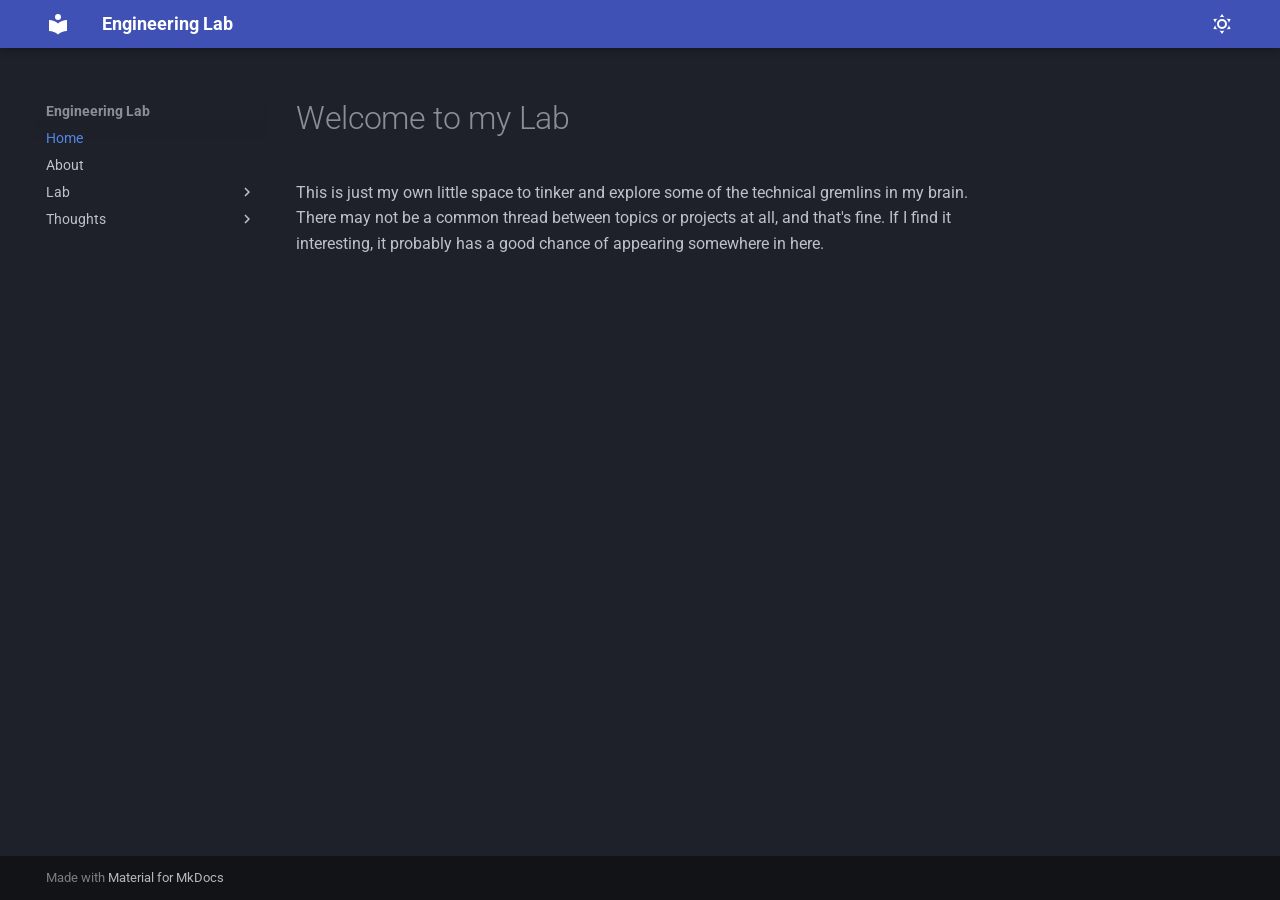
<file: index.html>
<!doctype html>
<html lang="en" class="no-js">
  <head>
    
      <meta charset="utf-8">
      <meta name="viewport" content="width=device-width,initial-scale=1">
      
      
      
        <link rel="canonical" href="https://gazedwards.github.io/">
      
      
      
        <link rel="next" href="about/">
      
      
        
      
      
      <link rel="icon" href="assets/images/favicon.png">
      <meta name="generator" content="mkdocs-1.6.1, mkdocs-material-9.7.1">
    
    
      
        <title>Engineering Lab</title>
      
    
    
      <link rel="stylesheet" href="assets/stylesheets/main.484c7ddc.min.css">
      
        
        <link rel="stylesheet" href="assets/stylesheets/palette.ab4e12ef.min.css">
      
      


    
    
      
    
    
      
        
        
        <link rel="preconnect" href="https://fonts.gstatic.com" crossorigin>
        <link rel="stylesheet" href="https://fonts.googleapis.com/css?family=Roboto:300,300i,400,400i,700,700i%7CRoboto+Mono:400,400i,700,700i&display=fallback">
        <style>:root{--md-text-font:"Roboto";--md-code-font:"Roboto Mono"}</style>
      
    
    
    <script>__md_scope=new URL(".",location),__md_hash=e=>[...e].reduce(((e,_)=>(e<<5)-e+_.charCodeAt(0)),0),__md_get=(e,_=localStorage,t=__md_scope)=>JSON.parse(_.getItem(t.pathname+"."+e)),__md_set=(e,_,t=localStorage,a=__md_scope)=>{try{t.setItem(a.pathname+"."+e,JSON.stringify(_))}catch(e){}}</script>
    
      

    
    
  </head>
  
  
    
    
      
    
    
    
    
    <body dir="ltr" data-md-color-scheme="slate" data-md-color-primary="indigo" data-md-color-accent="pink">
  
    
    <input class="md-toggle" data-md-toggle="drawer" type="checkbox" id="__drawer" autocomplete="off">
    <input class="md-toggle" data-md-toggle="search" type="checkbox" id="__search" autocomplete="off">
    <label class="md-overlay" for="__drawer"></label>
    <div data-md-component="skip">
      
        
        <a href="#welcome-to-my-lab" class="md-skip">
          Skip to content
        </a>
      
    </div>
    <div data-md-component="announce">
      
    </div>
    
    
      

  

<header class="md-header md-header--shadow" data-md-component="header">
  <nav class="md-header__inner md-grid" aria-label="Header">
    <a href="." title="Engineering Lab" class="md-header__button md-logo" aria-label="Engineering Lab" data-md-component="logo">
      
  
  <svg xmlns="http://www.w3.org/2000/svg" viewBox="0 0 24 24"><path d="M12 8a3 3 0 0 0 3-3 3 3 0 0 0-3-3 3 3 0 0 0-3 3 3 3 0 0 0 3 3m0 3.54C9.64 9.35 6.5 8 3 8v11c3.5 0 6.64 1.35 9 3.54 2.36-2.19 5.5-3.54 9-3.54V8c-3.5 0-6.64 1.35-9 3.54"/></svg>

    </a>
    <label class="md-header__button md-icon" for="__drawer">
      
      <svg xmlns="http://www.w3.org/2000/svg" viewBox="0 0 24 24"><path d="M3 6h18v2H3zm0 5h18v2H3zm0 5h18v2H3z"/></svg>
    </label>
    <div class="md-header__title" data-md-component="header-title">
      <div class="md-header__ellipsis">
        <div class="md-header__topic">
          <span class="md-ellipsis">
            Engineering Lab
          </span>
        </div>
        <div class="md-header__topic" data-md-component="header-topic">
          <span class="md-ellipsis">
            
              Home
            
          </span>
        </div>
      </div>
    </div>
    
      
        <form class="md-header__option" data-md-component="palette">
  
    
    
    
    <input class="md-option" data-md-color-media="" data-md-color-scheme="slate" data-md-color-primary="indigo" data-md-color-accent="pink"  aria-label="Switch to light mode"  type="radio" name="__palette" id="__palette_0">
    
      <label class="md-header__button md-icon" title="Switch to light mode" for="__palette_1" hidden>
        <svg xmlns="http://www.w3.org/2000/svg" viewBox="0 0 24 24"><path d="M12 7a5 5 0 0 1 5 5 5 5 0 0 1-5 5 5 5 0 0 1-5-5 5 5 0 0 1 5-5m0 2a3 3 0 0 0-3 3 3 3 0 0 0 3 3 3 3 0 0 0 3-3 3 3 0 0 0-3-3m0-7 2.39 3.42C13.65 5.15 12.84 5 12 5s-1.65.15-2.39.42zM3.34 7l4.16-.35A7.2 7.2 0 0 0 5.94 8.5c-.44.74-.69 1.5-.83 2.29zm.02 10 1.76-3.77a7.131 7.131 0 0 0 2.38 4.14zM20.65 7l-1.77 3.79a7.02 7.02 0 0 0-2.38-4.15zm-.01 10-4.14.36c.59-.51 1.12-1.14 1.54-1.86.42-.73.69-1.5.83-2.29zM12 22l-2.41-3.44c.74.27 1.55.44 2.41.44.82 0 1.63-.17 2.37-.44z"/></svg>
      </label>
    
  
    
    
    
    <input class="md-option" data-md-color-media="" data-md-color-scheme="default" data-md-color-primary="indigo" data-md-color-accent="pink"  aria-label="Switch to dark mode"  type="radio" name="__palette" id="__palette_1">
    
      <label class="md-header__button md-icon" title="Switch to dark mode" for="__palette_0" hidden>
        <svg xmlns="http://www.w3.org/2000/svg" viewBox="0 0 24 24"><path d="m17.75 4.09-2.53 1.94.91 3.06-2.63-1.81-2.63 1.81.91-3.06-2.53-1.94L12.44 4l1.06-3 1.06 3zm3.5 6.91-1.64 1.25.59 1.98-1.7-1.17-1.7 1.17.59-1.98L15.75 11l2.06-.05L18.5 9l.69 1.95zm-2.28 4.95c.83-.08 1.72 1.1 1.19 1.85-.32.45-.66.87-1.08 1.27C15.17 23 8.84 23 4.94 19.07c-3.91-3.9-3.91-10.24 0-14.14.4-.4.82-.76 1.27-1.08.75-.53 1.93.36 1.85 1.19-.27 2.86.69 5.83 2.89 8.02a9.96 9.96 0 0 0 8.02 2.89m-1.64 2.02a12.08 12.08 0 0 1-7.8-3.47c-2.17-2.19-3.33-5-3.49-7.82-2.81 3.14-2.7 7.96.31 10.98 3.02 3.01 7.84 3.12 10.98.31"/></svg>
      </label>
    
  
</form>
      
    
    
      <script>var palette=__md_get("__palette");if(palette&&palette.color){if("(prefers-color-scheme)"===palette.color.media){var media=matchMedia("(prefers-color-scheme: light)"),input=document.querySelector(media.matches?"[data-md-color-media='(prefers-color-scheme: light)']":"[data-md-color-media='(prefers-color-scheme: dark)']");palette.color.media=input.getAttribute("data-md-color-media"),palette.color.scheme=input.getAttribute("data-md-color-scheme"),palette.color.primary=input.getAttribute("data-md-color-primary"),palette.color.accent=input.getAttribute("data-md-color-accent")}for(var[key,value]of Object.entries(palette.color))document.body.setAttribute("data-md-color-"+key,value)}</script>
    
    
    
    
  </nav>
  
</header>
    
    <div class="md-container" data-md-component="container">
      
      
        
          
        
      
      <main class="md-main" data-md-component="main">
        <div class="md-main__inner md-grid">
          
            
              
              <div class="md-sidebar md-sidebar--primary" data-md-component="sidebar" data-md-type="navigation" >
                <div class="md-sidebar__scrollwrap">
                  <div class="md-sidebar__inner">
                    



<nav class="md-nav md-nav--primary" aria-label="Navigation" data-md-level="0">
  <label class="md-nav__title" for="__drawer">
    <a href="." title="Engineering Lab" class="md-nav__button md-logo" aria-label="Engineering Lab" data-md-component="logo">
      
  
  <svg xmlns="http://www.w3.org/2000/svg" viewBox="0 0 24 24"><path d="M12 8a3 3 0 0 0 3-3 3 3 0 0 0-3-3 3 3 0 0 0-3 3 3 3 0 0 0 3 3m0 3.54C9.64 9.35 6.5 8 3 8v11c3.5 0 6.64 1.35 9 3.54 2.36-2.19 5.5-3.54 9-3.54V8c-3.5 0-6.64 1.35-9 3.54"/></svg>

    </a>
    Engineering Lab
  </label>
  
  <ul class="md-nav__list" data-md-scrollfix>
    
      
      
  
  
    
  
  
  
    <li class="md-nav__item md-nav__item--active">
      
      <input class="md-nav__toggle md-toggle" type="checkbox" id="__toc">
      
      
        
      
      
      <a href="." class="md-nav__link md-nav__link--active">
        
  
  
  <span class="md-ellipsis">
    
  
    Home
  

    
  </span>
  
  

      </a>
      
    </li>
  

    
      
      
  
  
  
  
    <li class="md-nav__item">
      <a href="about/" class="md-nav__link">
        
  
  
  <span class="md-ellipsis">
    
  
    About
  

    
  </span>
  
  

      </a>
    </li>
  

    
      
      
  
  
  
  
    
    
    
    
    
    <li class="md-nav__item md-nav__item--nested">
      
        
        
        <input class="md-nav__toggle md-toggle " type="checkbox" id="__nav_3" >
        
          
          <label class="md-nav__link" for="__nav_3" id="__nav_3_label" tabindex="0">
            
  
  
  <span class="md-ellipsis">
    
  
    Lab
  

    
  </span>
  
  

            <span class="md-nav__icon md-icon"></span>
          </label>
        
        <nav class="md-nav" data-md-level="1" aria-labelledby="__nav_3_label" aria-expanded="false">
          <label class="md-nav__title" for="__nav_3">
            <span class="md-nav__icon md-icon"></span>
            
  
    Lab
  

          </label>
          <ul class="md-nav__list" data-md-scrollfix>
            
              
                
  
  
  
  
    <li class="md-nav__item">
      <a href="lab/markerboard/" class="md-nav__link">
        
  
  
  <span class="md-ellipsis">
    
  
    Markerboard
  

    
  </span>
  
  

      </a>
    </li>
  

              
            
          </ul>
        </nav>
      
    </li>
  

    
      
      
  
  
  
  
    
    
    
    
    
    <li class="md-nav__item md-nav__item--nested">
      
        
        
        <input class="md-nav__toggle md-toggle " type="checkbox" id="__nav_4" >
        
          
          <label class="md-nav__link" for="__nav_4" id="__nav_4_label" tabindex="0">
            
  
  
  <span class="md-ellipsis">
    
  
    Thoughts
  

    
  </span>
  
  

            <span class="md-nav__icon md-icon"></span>
          </label>
        
        <nav class="md-nav" data-md-level="1" aria-labelledby="__nav_4_label" aria-expanded="false">
          <label class="md-nav__title" for="__nav_4">
            <span class="md-nav__icon md-icon"></span>
            
  
    Thoughts
  

          </label>
          <ul class="md-nav__list" data-md-scrollfix>
            
              
                
  
  
  
    
  
  
    <li class="md-nav__item">
      <a href="blog/" class="md-nav__link">
        
  
  
  <span class="md-ellipsis">
    
  
    Blog
  

    
  </span>
  
  

      </a>
    </li>
  

              
            
              
                
  
  
  
  
    <li class="md-nav__item">
      <a href="." class="md-nav__link">
        
  
  
  <span class="md-ellipsis">
    
  
    Archive
  

    
  </span>
  
  

      </a>
    </li>
  

              
            
          </ul>
        </nav>
      
    </li>
  

    
  </ul>
</nav>
                  </div>
                </div>
              </div>
            
            
              
              <div class="md-sidebar md-sidebar--secondary" data-md-component="sidebar" data-md-type="toc" >
                <div class="md-sidebar__scrollwrap">
                  <div class="md-sidebar__inner">
                    

<nav class="md-nav md-nav--secondary" aria-label="Table of contents">
  
  
  
    
  
  
</nav>
                  </div>
                </div>
              </div>
            
          
          
            <div class="md-content" data-md-component="content">
              
              <article class="md-content__inner md-typeset">
                
                  



<h1 id="welcome-to-my-lab">Welcome to my Lab</h1>
<p>This is just my own little space to tinker and explore some of the technical
gremlins in my brain. There may not be a common thread between topics or projects
at all, and that's fine. If I find it interesting, it probably has a good chance of
appearing somewhere in here.</p>












                
              </article>
            </div>
          
          
<script>var target=document.getElementById(location.hash.slice(1));target&&target.name&&(target.checked=target.name.startsWith("__tabbed_"))</script>
        </div>
        
      </main>
      
        <footer class="md-footer">
  
  <div class="md-footer-meta md-typeset">
    <div class="md-footer-meta__inner md-grid">
      <div class="md-copyright">
  
  
    Made with
    <a href="https://squidfunk.github.io/mkdocs-material/" target="_blank" rel="noopener">
      Material for MkDocs
    </a>
  
</div>
      
    </div>
  </div>
</footer>
      
    </div>
    <div class="md-dialog" data-md-component="dialog">
      <div class="md-dialog__inner md-typeset"></div>
    </div>
    
    
    
      
      
      <script id="__config" type="application/json">{"annotate": null, "base": ".", "features": [], "search": "assets/javascripts/workers/search.2c215733.min.js", "tags": null, "translations": {"clipboard.copied": "Copied to clipboard", "clipboard.copy": "Copy to clipboard", "search.result.more.one": "1 more on this page", "search.result.more.other": "# more on this page", "search.result.none": "No matching documents", "search.result.one": "1 matching document", "search.result.other": "# matching documents", "search.result.placeholder": "Type to start searching", "search.result.term.missing": "Missing", "select.version": "Select version"}, "version": null}</script>
    
    
      <script src="assets/javascripts/bundle.79ae519e.min.js"></script>
      
    
  </body>
</html>
</file>
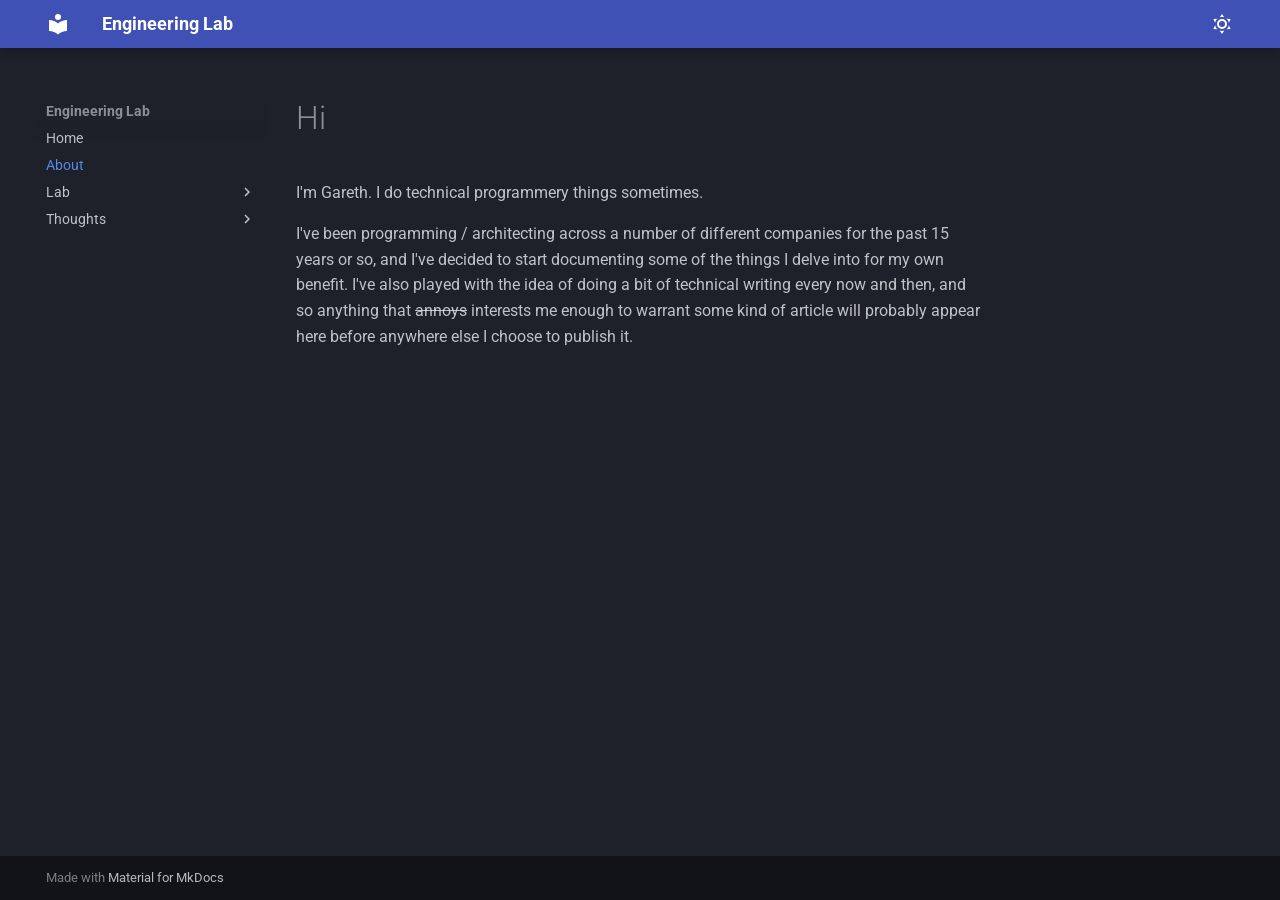
<file: about/index.html>
<!doctype html>
<html lang="en" class="no-js">
  <head>
    
      <meta charset="utf-8">
      <meta name="viewport" content="width=device-width,initial-scale=1">
      
      
      
        <link rel="canonical" href="https://gazedwards.github.io/about/">
      
      
        <link rel="prev" href="..">
      
      
        <link rel="next" href="../lab/markerboard/">
      
      
        
      
      
      <link rel="icon" href="../assets/images/favicon.png">
      <meta name="generator" content="mkdocs-1.6.1, mkdocs-material-9.7.1">
    
    
      
        <title>About - Engineering Lab</title>
      
    
    
      <link rel="stylesheet" href="../assets/stylesheets/main.484c7ddc.min.css">
      
        
        <link rel="stylesheet" href="../assets/stylesheets/palette.ab4e12ef.min.css">
      
      


    
    
      
    
    
      
        
        
        <link rel="preconnect" href="https://fonts.gstatic.com" crossorigin>
        <link rel="stylesheet" href="https://fonts.googleapis.com/css?family=Roboto:300,300i,400,400i,700,700i%7CRoboto+Mono:400,400i,700,700i&display=fallback">
        <style>:root{--md-text-font:"Roboto";--md-code-font:"Roboto Mono"}</style>
      
    
    
    <script>__md_scope=new URL("..",location),__md_hash=e=>[...e].reduce(((e,_)=>(e<<5)-e+_.charCodeAt(0)),0),__md_get=(e,_=localStorage,t=__md_scope)=>JSON.parse(_.getItem(t.pathname+"."+e)),__md_set=(e,_,t=localStorage,a=__md_scope)=>{try{t.setItem(a.pathname+"."+e,JSON.stringify(_))}catch(e){}}</script>
    
      

    
    
  </head>
  
  
    
    
      
    
    
    
    
    <body dir="ltr" data-md-color-scheme="slate" data-md-color-primary="indigo" data-md-color-accent="pink">
  
    
    <input class="md-toggle" data-md-toggle="drawer" type="checkbox" id="__drawer" autocomplete="off">
    <input class="md-toggle" data-md-toggle="search" type="checkbox" id="__search" autocomplete="off">
    <label class="md-overlay" for="__drawer"></label>
    <div data-md-component="skip">
      
        
        <a href="#hi" class="md-skip">
          Skip to content
        </a>
      
    </div>
    <div data-md-component="announce">
      
    </div>
    
    
      

  

<header class="md-header md-header--shadow" data-md-component="header">
  <nav class="md-header__inner md-grid" aria-label="Header">
    <a href=".." title="Engineering Lab" class="md-header__button md-logo" aria-label="Engineering Lab" data-md-component="logo">
      
  
  <svg xmlns="http://www.w3.org/2000/svg" viewBox="0 0 24 24"><path d="M12 8a3 3 0 0 0 3-3 3 3 0 0 0-3-3 3 3 0 0 0-3 3 3 3 0 0 0 3 3m0 3.54C9.64 9.35 6.5 8 3 8v11c3.5 0 6.64 1.35 9 3.54 2.36-2.19 5.5-3.54 9-3.54V8c-3.5 0-6.64 1.35-9 3.54"/></svg>

    </a>
    <label class="md-header__button md-icon" for="__drawer">
      
      <svg xmlns="http://www.w3.org/2000/svg" viewBox="0 0 24 24"><path d="M3 6h18v2H3zm0 5h18v2H3zm0 5h18v2H3z"/></svg>
    </label>
    <div class="md-header__title" data-md-component="header-title">
      <div class="md-header__ellipsis">
        <div class="md-header__topic">
          <span class="md-ellipsis">
            Engineering Lab
          </span>
        </div>
        <div class="md-header__topic" data-md-component="header-topic">
          <span class="md-ellipsis">
            
              About
            
          </span>
        </div>
      </div>
    </div>
    
      
        <form class="md-header__option" data-md-component="palette">
  
    
    
    
    <input class="md-option" data-md-color-media="" data-md-color-scheme="slate" data-md-color-primary="indigo" data-md-color-accent="pink"  aria-label="Switch to light mode"  type="radio" name="__palette" id="__palette_0">
    
      <label class="md-header__button md-icon" title="Switch to light mode" for="__palette_1" hidden>
        <svg xmlns="http://www.w3.org/2000/svg" viewBox="0 0 24 24"><path d="M12 7a5 5 0 0 1 5 5 5 5 0 0 1-5 5 5 5 0 0 1-5-5 5 5 0 0 1 5-5m0 2a3 3 0 0 0-3 3 3 3 0 0 0 3 3 3 3 0 0 0 3-3 3 3 0 0 0-3-3m0-7 2.39 3.42C13.65 5.15 12.84 5 12 5s-1.65.15-2.39.42zM3.34 7l4.16-.35A7.2 7.2 0 0 0 5.94 8.5c-.44.74-.69 1.5-.83 2.29zm.02 10 1.76-3.77a7.131 7.131 0 0 0 2.38 4.14zM20.65 7l-1.77 3.79a7.02 7.02 0 0 0-2.38-4.15zm-.01 10-4.14.36c.59-.51 1.12-1.14 1.54-1.86.42-.73.69-1.5.83-2.29zM12 22l-2.41-3.44c.74.27 1.55.44 2.41.44.82 0 1.63-.17 2.37-.44z"/></svg>
      </label>
    
  
    
    
    
    <input class="md-option" data-md-color-media="" data-md-color-scheme="default" data-md-color-primary="indigo" data-md-color-accent="pink"  aria-label="Switch to dark mode"  type="radio" name="__palette" id="__palette_1">
    
      <label class="md-header__button md-icon" title="Switch to dark mode" for="__palette_0" hidden>
        <svg xmlns="http://www.w3.org/2000/svg" viewBox="0 0 24 24"><path d="m17.75 4.09-2.53 1.94.91 3.06-2.63-1.81-2.63 1.81.91-3.06-2.53-1.94L12.44 4l1.06-3 1.06 3zm3.5 6.91-1.64 1.25.59 1.98-1.7-1.17-1.7 1.17.59-1.98L15.75 11l2.06-.05L18.5 9l.69 1.95zm-2.28 4.95c.83-.08 1.72 1.1 1.19 1.85-.32.45-.66.87-1.08 1.27C15.17 23 8.84 23 4.94 19.07c-3.91-3.9-3.91-10.24 0-14.14.4-.4.82-.76 1.27-1.08.75-.53 1.93.36 1.85 1.19-.27 2.86.69 5.83 2.89 8.02a9.96 9.96 0 0 0 8.02 2.89m-1.64 2.02a12.08 12.08 0 0 1-7.8-3.47c-2.17-2.19-3.33-5-3.49-7.82-2.81 3.14-2.7 7.96.31 10.98 3.02 3.01 7.84 3.12 10.98.31"/></svg>
      </label>
    
  
</form>
      
    
    
      <script>var palette=__md_get("__palette");if(palette&&palette.color){if("(prefers-color-scheme)"===palette.color.media){var media=matchMedia("(prefers-color-scheme: light)"),input=document.querySelector(media.matches?"[data-md-color-media='(prefers-color-scheme: light)']":"[data-md-color-media='(prefers-color-scheme: dark)']");palette.color.media=input.getAttribute("data-md-color-media"),palette.color.scheme=input.getAttribute("data-md-color-scheme"),palette.color.primary=input.getAttribute("data-md-color-primary"),palette.color.accent=input.getAttribute("data-md-color-accent")}for(var[key,value]of Object.entries(palette.color))document.body.setAttribute("data-md-color-"+key,value)}</script>
    
    
    
    
  </nav>
  
</header>
    
    <div class="md-container" data-md-component="container">
      
      
        
          
        
      
      <main class="md-main" data-md-component="main">
        <div class="md-main__inner md-grid">
          
            
              
              <div class="md-sidebar md-sidebar--primary" data-md-component="sidebar" data-md-type="navigation" >
                <div class="md-sidebar__scrollwrap">
                  <div class="md-sidebar__inner">
                    



<nav class="md-nav md-nav--primary" aria-label="Navigation" data-md-level="0">
  <label class="md-nav__title" for="__drawer">
    <a href=".." title="Engineering Lab" class="md-nav__button md-logo" aria-label="Engineering Lab" data-md-component="logo">
      
  
  <svg xmlns="http://www.w3.org/2000/svg" viewBox="0 0 24 24"><path d="M12 8a3 3 0 0 0 3-3 3 3 0 0 0-3-3 3 3 0 0 0-3 3 3 3 0 0 0 3 3m0 3.54C9.64 9.35 6.5 8 3 8v11c3.5 0 6.64 1.35 9 3.54 2.36-2.19 5.5-3.54 9-3.54V8c-3.5 0-6.64 1.35-9 3.54"/></svg>

    </a>
    Engineering Lab
  </label>
  
  <ul class="md-nav__list" data-md-scrollfix>
    
      
      
  
  
  
  
    <li class="md-nav__item">
      <a href=".." class="md-nav__link">
        
  
  
  <span class="md-ellipsis">
    
  
    Home
  

    
  </span>
  
  

      </a>
    </li>
  

    
      
      
  
  
    
  
  
  
    <li class="md-nav__item md-nav__item--active">
      
      <input class="md-nav__toggle md-toggle" type="checkbox" id="__toc">
      
      
        
      
      
      <a href="./" class="md-nav__link md-nav__link--active">
        
  
  
  <span class="md-ellipsis">
    
  
    About
  

    
  </span>
  
  

      </a>
      
    </li>
  

    
      
      
  
  
  
  
    
    
    
    
    
    <li class="md-nav__item md-nav__item--nested">
      
        
        
        <input class="md-nav__toggle md-toggle " type="checkbox" id="__nav_3" >
        
          
          <label class="md-nav__link" for="__nav_3" id="__nav_3_label" tabindex="0">
            
  
  
  <span class="md-ellipsis">
    
  
    Lab
  

    
  </span>
  
  

            <span class="md-nav__icon md-icon"></span>
          </label>
        
        <nav class="md-nav" data-md-level="1" aria-labelledby="__nav_3_label" aria-expanded="false">
          <label class="md-nav__title" for="__nav_3">
            <span class="md-nav__icon md-icon"></span>
            
  
    Lab
  

          </label>
          <ul class="md-nav__list" data-md-scrollfix>
            
              
                
  
  
  
  
    <li class="md-nav__item">
      <a href="../lab/markerboard/" class="md-nav__link">
        
  
  
  <span class="md-ellipsis">
    
  
    Markerboard
  

    
  </span>
  
  

      </a>
    </li>
  

              
            
          </ul>
        </nav>
      
    </li>
  

    
      
      
  
  
  
  
    
    
    
    
    
    <li class="md-nav__item md-nav__item--nested">
      
        
        
        <input class="md-nav__toggle md-toggle " type="checkbox" id="__nav_4" >
        
          
          <label class="md-nav__link" for="__nav_4" id="__nav_4_label" tabindex="0">
            
  
  
  <span class="md-ellipsis">
    
  
    Thoughts
  

    
  </span>
  
  

            <span class="md-nav__icon md-icon"></span>
          </label>
        
        <nav class="md-nav" data-md-level="1" aria-labelledby="__nav_4_label" aria-expanded="false">
          <label class="md-nav__title" for="__nav_4">
            <span class="md-nav__icon md-icon"></span>
            
  
    Thoughts
  

          </label>
          <ul class="md-nav__list" data-md-scrollfix>
            
              
                
  
  
  
    
  
  
    <li class="md-nav__item">
      <a href="../blog/" class="md-nav__link">
        
  
  
  <span class="md-ellipsis">
    
  
    Blog
  

    
  </span>
  
  

      </a>
    </li>
  

              
            
              
                
  
  
  
  
    <li class="md-nav__item">
      <a href=".." class="md-nav__link">
        
  
  
  <span class="md-ellipsis">
    
  
    Archive
  

    
  </span>
  
  

      </a>
    </li>
  

              
            
          </ul>
        </nav>
      
    </li>
  

    
  </ul>
</nav>
                  </div>
                </div>
              </div>
            
            
              
              <div class="md-sidebar md-sidebar--secondary" data-md-component="sidebar" data-md-type="toc" >
                <div class="md-sidebar__scrollwrap">
                  <div class="md-sidebar__inner">
                    

<nav class="md-nav md-nav--secondary" aria-label="Table of contents">
  
  
  
    
  
  
</nav>
                  </div>
                </div>
              </div>
            
          
          
            <div class="md-content" data-md-component="content">
              
              <article class="md-content__inner md-typeset">
                
                  



<h1 id="hi">Hi</h1>
<p>I'm Gareth. I do technical programmery things sometimes.</p>
<p>I've been programming / architecting across a number of different companies for the past 15 years or so, and I've
decided to start documenting some of the things I delve into for my own benefit. I've also played with the idea of
doing a bit of technical writing every now and then, and so anything that <del>annoys</del> interests me enough to warrant
some kind of article will probably appear here before anywhere else I choose to publish it.</p>












                
              </article>
            </div>
          
          
<script>var target=document.getElementById(location.hash.slice(1));target&&target.name&&(target.checked=target.name.startsWith("__tabbed_"))</script>
        </div>
        
      </main>
      
        <footer class="md-footer">
  
  <div class="md-footer-meta md-typeset">
    <div class="md-footer-meta__inner md-grid">
      <div class="md-copyright">
  
  
    Made with
    <a href="https://squidfunk.github.io/mkdocs-material/" target="_blank" rel="noopener">
      Material for MkDocs
    </a>
  
</div>
      
    </div>
  </div>
</footer>
      
    </div>
    <div class="md-dialog" data-md-component="dialog">
      <div class="md-dialog__inner md-typeset"></div>
    </div>
    
    
    
      
      
      <script id="__config" type="application/json">{"annotate": null, "base": "..", "features": [], "search": "../assets/javascripts/workers/search.2c215733.min.js", "tags": null, "translations": {"clipboard.copied": "Copied to clipboard", "clipboard.copy": "Copy to clipboard", "search.result.more.one": "1 more on this page", "search.result.more.other": "# more on this page", "search.result.none": "No matching documents", "search.result.one": "1 matching document", "search.result.other": "# matching documents", "search.result.placeholder": "Type to start searching", "search.result.term.missing": "Missing", "select.version": "Select version"}, "version": null}</script>
    
    
      <script src="../assets/javascripts/bundle.79ae519e.min.js"></script>
      
    
  </body>
</html>
</file>
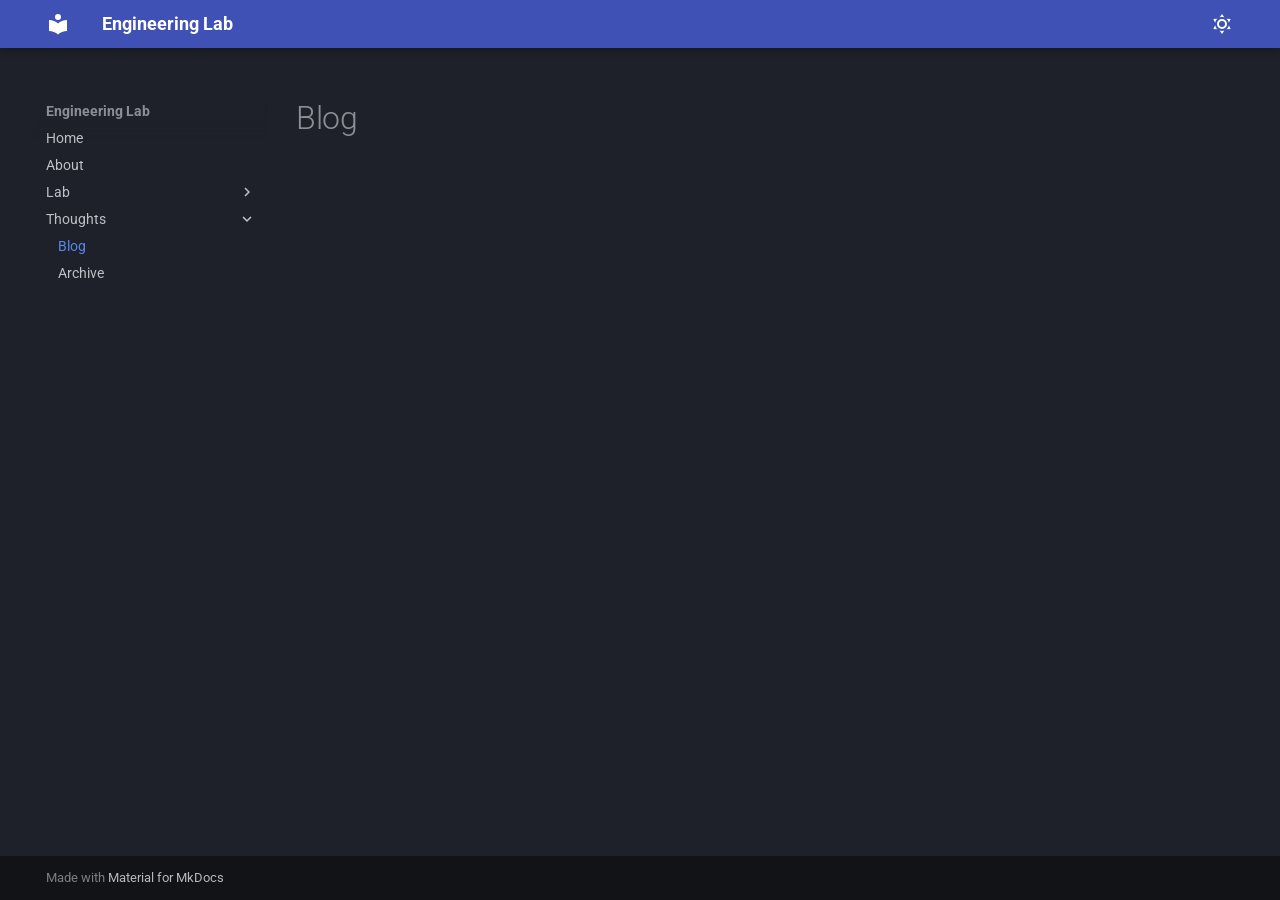
<file: blog/index.html>
<!doctype html>
<html lang="en" class="no-js">
  <head>
    
      <meta charset="utf-8">
      <meta name="viewport" content="width=device-width,initial-scale=1">
      
      
      
        <link rel="canonical" href="https://gazedwards.github.io/blog/">
      
      
        <link rel="prev" href="../lab/markerboard/">
      
      
      
        
      
      
      <link rel="icon" href="../assets/images/favicon.png">
      <meta name="generator" content="mkdocs-1.6.1, mkdocs-material-9.7.1">
    
    
      
        <title>Blog - Engineering Lab</title>
      
    
    
      <link rel="stylesheet" href="../assets/stylesheets/main.484c7ddc.min.css">
      
        
        <link rel="stylesheet" href="../assets/stylesheets/palette.ab4e12ef.min.css">
      
      


    
    
      
    
    
      
        
        
        <link rel="preconnect" href="https://fonts.gstatic.com" crossorigin>
        <link rel="stylesheet" href="https://fonts.googleapis.com/css?family=Roboto:300,300i,400,400i,700,700i%7CRoboto+Mono:400,400i,700,700i&display=fallback">
        <style>:root{--md-text-font:"Roboto";--md-code-font:"Roboto Mono"}</style>
      
    
    
    <script>__md_scope=new URL("..",location),__md_hash=e=>[...e].reduce(((e,_)=>(e<<5)-e+_.charCodeAt(0)),0),__md_get=(e,_=localStorage,t=__md_scope)=>JSON.parse(_.getItem(t.pathname+"."+e)),__md_set=(e,_,t=localStorage,a=__md_scope)=>{try{t.setItem(a.pathname+"."+e,JSON.stringify(_))}catch(e){}}</script>
    
      

    
    
  </head>
  
  
    
    
      
    
    
    
    
    <body dir="ltr" data-md-color-scheme="slate" data-md-color-primary="indigo" data-md-color-accent="pink">
  
    
    <input class="md-toggle" data-md-toggle="drawer" type="checkbox" id="__drawer" autocomplete="off">
    <input class="md-toggle" data-md-toggle="search" type="checkbox" id="__search" autocomplete="off">
    <label class="md-overlay" for="__drawer"></label>
    <div data-md-component="skip">
      
        
        <a href="#blog" class="md-skip">
          Skip to content
        </a>
      
    </div>
    <div data-md-component="announce">
      
    </div>
    
    
      

  

<header class="md-header md-header--shadow" data-md-component="header">
  <nav class="md-header__inner md-grid" aria-label="Header">
    <a href=".." title="Engineering Lab" class="md-header__button md-logo" aria-label="Engineering Lab" data-md-component="logo">
      
  
  <svg xmlns="http://www.w3.org/2000/svg" viewBox="0 0 24 24"><path d="M12 8a3 3 0 0 0 3-3 3 3 0 0 0-3-3 3 3 0 0 0-3 3 3 3 0 0 0 3 3m0 3.54C9.64 9.35 6.5 8 3 8v11c3.5 0 6.64 1.35 9 3.54 2.36-2.19 5.5-3.54 9-3.54V8c-3.5 0-6.64 1.35-9 3.54"/></svg>

    </a>
    <label class="md-header__button md-icon" for="__drawer">
      
      <svg xmlns="http://www.w3.org/2000/svg" viewBox="0 0 24 24"><path d="M3 6h18v2H3zm0 5h18v2H3zm0 5h18v2H3z"/></svg>
    </label>
    <div class="md-header__title" data-md-component="header-title">
      <div class="md-header__ellipsis">
        <div class="md-header__topic">
          <span class="md-ellipsis">
            Engineering Lab
          </span>
        </div>
        <div class="md-header__topic" data-md-component="header-topic">
          <span class="md-ellipsis">
            
              Blog
            
          </span>
        </div>
      </div>
    </div>
    
      
        <form class="md-header__option" data-md-component="palette">
  
    
    
    
    <input class="md-option" data-md-color-media="" data-md-color-scheme="slate" data-md-color-primary="indigo" data-md-color-accent="pink"  aria-label="Switch to light mode"  type="radio" name="__palette" id="__palette_0">
    
      <label class="md-header__button md-icon" title="Switch to light mode" for="__palette_1" hidden>
        <svg xmlns="http://www.w3.org/2000/svg" viewBox="0 0 24 24"><path d="M12 7a5 5 0 0 1 5 5 5 5 0 0 1-5 5 5 5 0 0 1-5-5 5 5 0 0 1 5-5m0 2a3 3 0 0 0-3 3 3 3 0 0 0 3 3 3 3 0 0 0 3-3 3 3 0 0 0-3-3m0-7 2.39 3.42C13.65 5.15 12.84 5 12 5s-1.65.15-2.39.42zM3.34 7l4.16-.35A7.2 7.2 0 0 0 5.94 8.5c-.44.74-.69 1.5-.83 2.29zm.02 10 1.76-3.77a7.131 7.131 0 0 0 2.38 4.14zM20.65 7l-1.77 3.79a7.02 7.02 0 0 0-2.38-4.15zm-.01 10-4.14.36c.59-.51 1.12-1.14 1.54-1.86.42-.73.69-1.5.83-2.29zM12 22l-2.41-3.44c.74.27 1.55.44 2.41.44.82 0 1.63-.17 2.37-.44z"/></svg>
      </label>
    
  
    
    
    
    <input class="md-option" data-md-color-media="" data-md-color-scheme="default" data-md-color-primary="indigo" data-md-color-accent="pink"  aria-label="Switch to dark mode"  type="radio" name="__palette" id="__palette_1">
    
      <label class="md-header__button md-icon" title="Switch to dark mode" for="__palette_0" hidden>
        <svg xmlns="http://www.w3.org/2000/svg" viewBox="0 0 24 24"><path d="m17.75 4.09-2.53 1.94.91 3.06-2.63-1.81-2.63 1.81.91-3.06-2.53-1.94L12.44 4l1.06-3 1.06 3zm3.5 6.91-1.64 1.25.59 1.98-1.7-1.17-1.7 1.17.59-1.98L15.75 11l2.06-.05L18.5 9l.69 1.95zm-2.28 4.95c.83-.08 1.72 1.1 1.19 1.85-.32.45-.66.87-1.08 1.27C15.17 23 8.84 23 4.94 19.07c-3.91-3.9-3.91-10.24 0-14.14.4-.4.82-.76 1.27-1.08.75-.53 1.93.36 1.85 1.19-.27 2.86.69 5.83 2.89 8.02a9.96 9.96 0 0 0 8.02 2.89m-1.64 2.02a12.08 12.08 0 0 1-7.8-3.47c-2.17-2.19-3.33-5-3.49-7.82-2.81 3.14-2.7 7.96.31 10.98 3.02 3.01 7.84 3.12 10.98.31"/></svg>
      </label>
    
  
</form>
      
    
    
      <script>var palette=__md_get("__palette");if(palette&&palette.color){if("(prefers-color-scheme)"===palette.color.media){var media=matchMedia("(prefers-color-scheme: light)"),input=document.querySelector(media.matches?"[data-md-color-media='(prefers-color-scheme: light)']":"[data-md-color-media='(prefers-color-scheme: dark)']");palette.color.media=input.getAttribute("data-md-color-media"),palette.color.scheme=input.getAttribute("data-md-color-scheme"),palette.color.primary=input.getAttribute("data-md-color-primary"),palette.color.accent=input.getAttribute("data-md-color-accent")}for(var[key,value]of Object.entries(palette.color))document.body.setAttribute("data-md-color-"+key,value)}</script>
    
    
    
    
  </nav>
  
</header>
    
    <div class="md-container" data-md-component="container">
      
      
        
          
        
      
      <main class="md-main" data-md-component="main">
        <div class="md-main__inner md-grid">
          
            
              
              <div class="md-sidebar md-sidebar--primary" data-md-component="sidebar" data-md-type="navigation" >
                <div class="md-sidebar__scrollwrap">
                  <div class="md-sidebar__inner">
                    



<nav class="md-nav md-nav--primary" aria-label="Navigation" data-md-level="0">
  <label class="md-nav__title" for="__drawer">
    <a href=".." title="Engineering Lab" class="md-nav__button md-logo" aria-label="Engineering Lab" data-md-component="logo">
      
  
  <svg xmlns="http://www.w3.org/2000/svg" viewBox="0 0 24 24"><path d="M12 8a3 3 0 0 0 3-3 3 3 0 0 0-3-3 3 3 0 0 0-3 3 3 3 0 0 0 3 3m0 3.54C9.64 9.35 6.5 8 3 8v11c3.5 0 6.64 1.35 9 3.54 2.36-2.19 5.5-3.54 9-3.54V8c-3.5 0-6.64 1.35-9 3.54"/></svg>

    </a>
    Engineering Lab
  </label>
  
  <ul class="md-nav__list" data-md-scrollfix>
    
      
      
  
  
  
  
    <li class="md-nav__item">
      <a href=".." class="md-nav__link">
        
  
  
  <span class="md-ellipsis">
    
  
    Home
  

    
  </span>
  
  

      </a>
    </li>
  

    
      
      
  
  
  
  
    <li class="md-nav__item">
      <a href="../about/" class="md-nav__link">
        
  
  
  <span class="md-ellipsis">
    
  
    About
  

    
  </span>
  
  

      </a>
    </li>
  

    
      
      
  
  
  
  
    
    
    
    
    
    <li class="md-nav__item md-nav__item--nested">
      
        
        
        <input class="md-nav__toggle md-toggle " type="checkbox" id="__nav_3" >
        
          
          <label class="md-nav__link" for="__nav_3" id="__nav_3_label" tabindex="0">
            
  
  
  <span class="md-ellipsis">
    
  
    Lab
  

    
  </span>
  
  

            <span class="md-nav__icon md-icon"></span>
          </label>
        
        <nav class="md-nav" data-md-level="1" aria-labelledby="__nav_3_label" aria-expanded="false">
          <label class="md-nav__title" for="__nav_3">
            <span class="md-nav__icon md-icon"></span>
            
  
    Lab
  

          </label>
          <ul class="md-nav__list" data-md-scrollfix>
            
              
                
  
  
  
  
    <li class="md-nav__item">
      <a href="../lab/markerboard/" class="md-nav__link">
        
  
  
  <span class="md-ellipsis">
    
  
    Markerboard
  

    
  </span>
  
  

      </a>
    </li>
  

              
            
          </ul>
        </nav>
      
    </li>
  

    
      
      
  
  
    
  
  
  
    
    
    
    
    
    <li class="md-nav__item md-nav__item--active md-nav__item--nested">
      
        
        
        <input class="md-nav__toggle md-toggle " type="checkbox" id="__nav_4" checked>
        
          
          <label class="md-nav__link" for="__nav_4" id="__nav_4_label" tabindex="0">
            
  
  
  <span class="md-ellipsis">
    
  
    Thoughts
  

    
  </span>
  
  

            <span class="md-nav__icon md-icon"></span>
          </label>
        
        <nav class="md-nav" data-md-level="1" aria-labelledby="__nav_4_label" aria-expanded="true">
          <label class="md-nav__title" for="__nav_4">
            <span class="md-nav__icon md-icon"></span>
            
  
    Thoughts
  

          </label>
          <ul class="md-nav__list" data-md-scrollfix>
            
              
                
  
  
    
  
  
    
      
    
  
  
    <li class="md-nav__item md-nav__item--active">
      
      <input class="md-nav__toggle md-toggle" type="checkbox" id="__toc">
      
      
        
      
      
      <a href="./" class="md-nav__link md-nav__link--active">
        
  
  
  <span class="md-ellipsis">
    
  
    Blog
  

    
  </span>
  
  

      </a>
      
    </li>
  

              
            
              
                
  
  
  
  
    <li class="md-nav__item">
      <a href=".." class="md-nav__link">
        
  
  
  <span class="md-ellipsis">
    
  
    Archive
  

    
  </span>
  
  

      </a>
    </li>
  

              
            
          </ul>
        </nav>
      
    </li>
  

    
  </ul>
</nav>
                  </div>
                </div>
              </div>
            
            
              
              <div class="md-sidebar md-sidebar--secondary" data-md-component="sidebar" data-md-type="toc" >
                <div class="md-sidebar__scrollwrap">
                  <div class="md-sidebar__inner">
                    

<nav class="md-nav md-nav--secondary" aria-label="Table of contents">
  
  
  
    
  
  
</nav>
                  </div>
                </div>
              </div>
            
          
          
  <div class="md-content" data-md-component="content">
    <div class="md-content__inner">
      <header class="md-typeset">
        <h1 id="blog">Blog</h1>
      </header>
      
      
    </div>
  </div>

          
<script>var target=document.getElementById(location.hash.slice(1));target&&target.name&&(target.checked=target.name.startsWith("__tabbed_"))</script>
        </div>
        
      </main>
      
        <footer class="md-footer">
  
  <div class="md-footer-meta md-typeset">
    <div class="md-footer-meta__inner md-grid">
      <div class="md-copyright">
  
  
    Made with
    <a href="https://squidfunk.github.io/mkdocs-material/" target="_blank" rel="noopener">
      Material for MkDocs
    </a>
  
</div>
      
    </div>
  </div>
</footer>
      
    </div>
    <div class="md-dialog" data-md-component="dialog">
      <div class="md-dialog__inner md-typeset"></div>
    </div>
    
    
    
      
      
      <script id="__config" type="application/json">{"annotate": null, "base": "..", "features": [], "search": "../assets/javascripts/workers/search.2c215733.min.js", "tags": null, "translations": {"clipboard.copied": "Copied to clipboard", "clipboard.copy": "Copy to clipboard", "search.result.more.one": "1 more on this page", "search.result.more.other": "# more on this page", "search.result.none": "No matching documents", "search.result.one": "1 matching document", "search.result.other": "# matching documents", "search.result.placeholder": "Type to start searching", "search.result.term.missing": "Missing", "select.version": "Select version"}, "version": null}</script>
    
    
      <script src="../assets/javascripts/bundle.79ae519e.min.js"></script>
      
    
  </body>
</html>
</file>
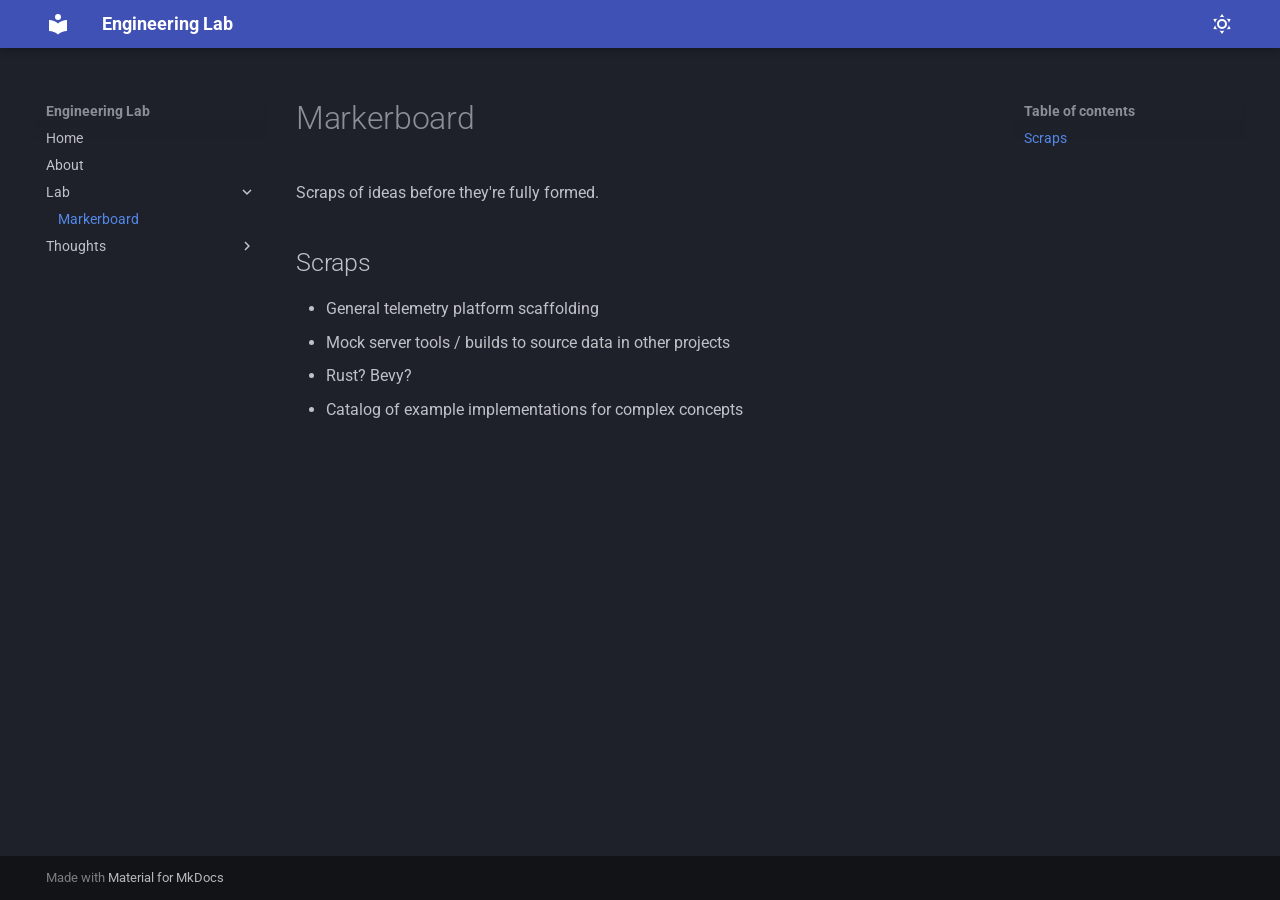
<file: lab/markerboard/index.html>
<!doctype html>
<html lang="en" class="no-js">
  <head>
    
      <meta charset="utf-8">
      <meta name="viewport" content="width=device-width,initial-scale=1">
      
      
      
        <link rel="canonical" href="https://gazedwards.github.io/lab/markerboard/">
      
      
        <link rel="prev" href="../../about/">
      
      
        <link rel="next" href="../../blog/">
      
      
        
      
      
      <link rel="icon" href="../../assets/images/favicon.png">
      <meta name="generator" content="mkdocs-1.6.1, mkdocs-material-9.7.1">
    
    
      
        <title>Markerboard - Engineering Lab</title>
      
    
    
      <link rel="stylesheet" href="../../assets/stylesheets/main.484c7ddc.min.css">
      
        
        <link rel="stylesheet" href="../../assets/stylesheets/palette.ab4e12ef.min.css">
      
      


    
    
      
    
    
      
        
        
        <link rel="preconnect" href="https://fonts.gstatic.com" crossorigin>
        <link rel="stylesheet" href="https://fonts.googleapis.com/css?family=Roboto:300,300i,400,400i,700,700i%7CRoboto+Mono:400,400i,700,700i&display=fallback">
        <style>:root{--md-text-font:"Roboto";--md-code-font:"Roboto Mono"}</style>
      
    
    
    <script>__md_scope=new URL("../..",location),__md_hash=e=>[...e].reduce(((e,_)=>(e<<5)-e+_.charCodeAt(0)),0),__md_get=(e,_=localStorage,t=__md_scope)=>JSON.parse(_.getItem(t.pathname+"."+e)),__md_set=(e,_,t=localStorage,a=__md_scope)=>{try{t.setItem(a.pathname+"."+e,JSON.stringify(_))}catch(e){}}</script>
    
      

    
    
  </head>
  
  
    
    
      
    
    
    
    
    <body dir="ltr" data-md-color-scheme="slate" data-md-color-primary="indigo" data-md-color-accent="pink">
  
    
    <input class="md-toggle" data-md-toggle="drawer" type="checkbox" id="__drawer" autocomplete="off">
    <input class="md-toggle" data-md-toggle="search" type="checkbox" id="__search" autocomplete="off">
    <label class="md-overlay" for="__drawer"></label>
    <div data-md-component="skip">
      
        
        <a href="#markerboard" class="md-skip">
          Skip to content
        </a>
      
    </div>
    <div data-md-component="announce">
      
    </div>
    
    
      

  

<header class="md-header md-header--shadow" data-md-component="header">
  <nav class="md-header__inner md-grid" aria-label="Header">
    <a href="../.." title="Engineering Lab" class="md-header__button md-logo" aria-label="Engineering Lab" data-md-component="logo">
      
  
  <svg xmlns="http://www.w3.org/2000/svg" viewBox="0 0 24 24"><path d="M12 8a3 3 0 0 0 3-3 3 3 0 0 0-3-3 3 3 0 0 0-3 3 3 3 0 0 0 3 3m0 3.54C9.64 9.35 6.5 8 3 8v11c3.5 0 6.64 1.35 9 3.54 2.36-2.19 5.5-3.54 9-3.54V8c-3.5 0-6.64 1.35-9 3.54"/></svg>

    </a>
    <label class="md-header__button md-icon" for="__drawer">
      
      <svg xmlns="http://www.w3.org/2000/svg" viewBox="0 0 24 24"><path d="M3 6h18v2H3zm0 5h18v2H3zm0 5h18v2H3z"/></svg>
    </label>
    <div class="md-header__title" data-md-component="header-title">
      <div class="md-header__ellipsis">
        <div class="md-header__topic">
          <span class="md-ellipsis">
            Engineering Lab
          </span>
        </div>
        <div class="md-header__topic" data-md-component="header-topic">
          <span class="md-ellipsis">
            
              Markerboard
            
          </span>
        </div>
      </div>
    </div>
    
      
        <form class="md-header__option" data-md-component="palette">
  
    
    
    
    <input class="md-option" data-md-color-media="" data-md-color-scheme="slate" data-md-color-primary="indigo" data-md-color-accent="pink"  aria-label="Switch to light mode"  type="radio" name="__palette" id="__palette_0">
    
      <label class="md-header__button md-icon" title="Switch to light mode" for="__palette_1" hidden>
        <svg xmlns="http://www.w3.org/2000/svg" viewBox="0 0 24 24"><path d="M12 7a5 5 0 0 1 5 5 5 5 0 0 1-5 5 5 5 0 0 1-5-5 5 5 0 0 1 5-5m0 2a3 3 0 0 0-3 3 3 3 0 0 0 3 3 3 3 0 0 0 3-3 3 3 0 0 0-3-3m0-7 2.39 3.42C13.65 5.15 12.84 5 12 5s-1.65.15-2.39.42zM3.34 7l4.16-.35A7.2 7.2 0 0 0 5.94 8.5c-.44.74-.69 1.5-.83 2.29zm.02 10 1.76-3.77a7.131 7.131 0 0 0 2.38 4.14zM20.65 7l-1.77 3.79a7.02 7.02 0 0 0-2.38-4.15zm-.01 10-4.14.36c.59-.51 1.12-1.14 1.54-1.86.42-.73.69-1.5.83-2.29zM12 22l-2.41-3.44c.74.27 1.55.44 2.41.44.82 0 1.63-.17 2.37-.44z"/></svg>
      </label>
    
  
    
    
    
    <input class="md-option" data-md-color-media="" data-md-color-scheme="default" data-md-color-primary="indigo" data-md-color-accent="pink"  aria-label="Switch to dark mode"  type="radio" name="__palette" id="__palette_1">
    
      <label class="md-header__button md-icon" title="Switch to dark mode" for="__palette_0" hidden>
        <svg xmlns="http://www.w3.org/2000/svg" viewBox="0 0 24 24"><path d="m17.75 4.09-2.53 1.94.91 3.06-2.63-1.81-2.63 1.81.91-3.06-2.53-1.94L12.44 4l1.06-3 1.06 3zm3.5 6.91-1.64 1.25.59 1.98-1.7-1.17-1.7 1.17.59-1.98L15.75 11l2.06-.05L18.5 9l.69 1.95zm-2.28 4.95c.83-.08 1.72 1.1 1.19 1.85-.32.45-.66.87-1.08 1.27C15.17 23 8.84 23 4.94 19.07c-3.91-3.9-3.91-10.24 0-14.14.4-.4.82-.76 1.27-1.08.75-.53 1.93.36 1.85 1.19-.27 2.86.69 5.83 2.89 8.02a9.96 9.96 0 0 0 8.02 2.89m-1.64 2.02a12.08 12.08 0 0 1-7.8-3.47c-2.17-2.19-3.33-5-3.49-7.82-2.81 3.14-2.7 7.96.31 10.98 3.02 3.01 7.84 3.12 10.98.31"/></svg>
      </label>
    
  
</form>
      
    
    
      <script>var palette=__md_get("__palette");if(palette&&palette.color){if("(prefers-color-scheme)"===palette.color.media){var media=matchMedia("(prefers-color-scheme: light)"),input=document.querySelector(media.matches?"[data-md-color-media='(prefers-color-scheme: light)']":"[data-md-color-media='(prefers-color-scheme: dark)']");palette.color.media=input.getAttribute("data-md-color-media"),palette.color.scheme=input.getAttribute("data-md-color-scheme"),palette.color.primary=input.getAttribute("data-md-color-primary"),palette.color.accent=input.getAttribute("data-md-color-accent")}for(var[key,value]of Object.entries(palette.color))document.body.setAttribute("data-md-color-"+key,value)}</script>
    
    
    
    
  </nav>
  
</header>
    
    <div class="md-container" data-md-component="container">
      
      
        
          
        
      
      <main class="md-main" data-md-component="main">
        <div class="md-main__inner md-grid">
          
            
              
              <div class="md-sidebar md-sidebar--primary" data-md-component="sidebar" data-md-type="navigation" >
                <div class="md-sidebar__scrollwrap">
                  <div class="md-sidebar__inner">
                    



<nav class="md-nav md-nav--primary" aria-label="Navigation" data-md-level="0">
  <label class="md-nav__title" for="__drawer">
    <a href="../.." title="Engineering Lab" class="md-nav__button md-logo" aria-label="Engineering Lab" data-md-component="logo">
      
  
  <svg xmlns="http://www.w3.org/2000/svg" viewBox="0 0 24 24"><path d="M12 8a3 3 0 0 0 3-3 3 3 0 0 0-3-3 3 3 0 0 0-3 3 3 3 0 0 0 3 3m0 3.54C9.64 9.35 6.5 8 3 8v11c3.5 0 6.64 1.35 9 3.54 2.36-2.19 5.5-3.54 9-3.54V8c-3.5 0-6.64 1.35-9 3.54"/></svg>

    </a>
    Engineering Lab
  </label>
  
  <ul class="md-nav__list" data-md-scrollfix>
    
      
      
  
  
  
  
    <li class="md-nav__item">
      <a href="../.." class="md-nav__link">
        
  
  
  <span class="md-ellipsis">
    
  
    Home
  

    
  </span>
  
  

      </a>
    </li>
  

    
      
      
  
  
  
  
    <li class="md-nav__item">
      <a href="../../about/" class="md-nav__link">
        
  
  
  <span class="md-ellipsis">
    
  
    About
  

    
  </span>
  
  

      </a>
    </li>
  

    
      
      
  
  
    
  
  
  
    
    
    
    
    
    <li class="md-nav__item md-nav__item--active md-nav__item--nested">
      
        
        
        <input class="md-nav__toggle md-toggle " type="checkbox" id="__nav_3" checked>
        
          
          <label class="md-nav__link" for="__nav_3" id="__nav_3_label" tabindex="0">
            
  
  
  <span class="md-ellipsis">
    
  
    Lab
  

    
  </span>
  
  

            <span class="md-nav__icon md-icon"></span>
          </label>
        
        <nav class="md-nav" data-md-level="1" aria-labelledby="__nav_3_label" aria-expanded="true">
          <label class="md-nav__title" for="__nav_3">
            <span class="md-nav__icon md-icon"></span>
            
  
    Lab
  

          </label>
          <ul class="md-nav__list" data-md-scrollfix>
            
              
                
  
  
    
  
  
  
    <li class="md-nav__item md-nav__item--active">
      
      <input class="md-nav__toggle md-toggle" type="checkbox" id="__toc">
      
      
        
      
      
        <label class="md-nav__link md-nav__link--active" for="__toc">
          
  
  
  <span class="md-ellipsis">
    
  
    Markerboard
  

    
  </span>
  
  

          <span class="md-nav__icon md-icon"></span>
        </label>
      
      <a href="./" class="md-nav__link md-nav__link--active">
        
  
  
  <span class="md-ellipsis">
    
  
    Markerboard
  

    
  </span>
  
  

      </a>
      
        

<nav class="md-nav md-nav--secondary" aria-label="Table of contents">
  
  
  
    
  
  
    <label class="md-nav__title" for="__toc">
      <span class="md-nav__icon md-icon"></span>
      Table of contents
    </label>
    <ul class="md-nav__list" data-md-component="toc" data-md-scrollfix>
      
        <li class="md-nav__item">
  <a href="#scraps" class="md-nav__link">
    <span class="md-ellipsis">
      
        Scraps
      
    </span>
  </a>
  
</li>
      
    </ul>
  
</nav>
      
    </li>
  

              
            
          </ul>
        </nav>
      
    </li>
  

    
      
      
  
  
  
  
    
    
    
    
    
    <li class="md-nav__item md-nav__item--nested">
      
        
        
        <input class="md-nav__toggle md-toggle " type="checkbox" id="__nav_4" >
        
          
          <label class="md-nav__link" for="__nav_4" id="__nav_4_label" tabindex="0">
            
  
  
  <span class="md-ellipsis">
    
  
    Thoughts
  

    
  </span>
  
  

            <span class="md-nav__icon md-icon"></span>
          </label>
        
        <nav class="md-nav" data-md-level="1" aria-labelledby="__nav_4_label" aria-expanded="false">
          <label class="md-nav__title" for="__nav_4">
            <span class="md-nav__icon md-icon"></span>
            
  
    Thoughts
  

          </label>
          <ul class="md-nav__list" data-md-scrollfix>
            
              
                
  
  
  
    
  
  
    <li class="md-nav__item">
      <a href="../../blog/" class="md-nav__link">
        
  
  
  <span class="md-ellipsis">
    
  
    Blog
  

    
  </span>
  
  

      </a>
    </li>
  

              
            
              
                
  
  
  
  
    <li class="md-nav__item">
      <a href="../.." class="md-nav__link">
        
  
  
  <span class="md-ellipsis">
    
  
    Archive
  

    
  </span>
  
  

      </a>
    </li>
  

              
            
          </ul>
        </nav>
      
    </li>
  

    
  </ul>
</nav>
                  </div>
                </div>
              </div>
            
            
              
              <div class="md-sidebar md-sidebar--secondary" data-md-component="sidebar" data-md-type="toc" >
                <div class="md-sidebar__scrollwrap">
                  <div class="md-sidebar__inner">
                    

<nav class="md-nav md-nav--secondary" aria-label="Table of contents">
  
  
  
    
  
  
    <label class="md-nav__title" for="__toc">
      <span class="md-nav__icon md-icon"></span>
      Table of contents
    </label>
    <ul class="md-nav__list" data-md-component="toc" data-md-scrollfix>
      
        <li class="md-nav__item">
  <a href="#scraps" class="md-nav__link">
    <span class="md-ellipsis">
      
        Scraps
      
    </span>
  </a>
  
</li>
      
    </ul>
  
</nav>
                  </div>
                </div>
              </div>
            
          
          
            <div class="md-content" data-md-component="content">
              
              <article class="md-content__inner md-typeset">
                
                  



<h1 id="markerboard">Markerboard</h1>
<p>Scraps of ideas before they're fully formed.</p>
<h2 id="scraps">Scraps</h2>
<ul>
<li>General telemetry platform scaffolding</li>
<li>Mock server tools / builds to source data in other projects</li>
<li>Rust? Bevy?</li>
<li>Catalog of example implementations for complex concepts</li>
</ul>












                
              </article>
            </div>
          
          
<script>var target=document.getElementById(location.hash.slice(1));target&&target.name&&(target.checked=target.name.startsWith("__tabbed_"))</script>
        </div>
        
      </main>
      
        <footer class="md-footer">
  
  <div class="md-footer-meta md-typeset">
    <div class="md-footer-meta__inner md-grid">
      <div class="md-copyright">
  
  
    Made with
    <a href="https://squidfunk.github.io/mkdocs-material/" target="_blank" rel="noopener">
      Material for MkDocs
    </a>
  
</div>
      
    </div>
  </div>
</footer>
      
    </div>
    <div class="md-dialog" data-md-component="dialog">
      <div class="md-dialog__inner md-typeset"></div>
    </div>
    
    
    
      
      
      <script id="__config" type="application/json">{"annotate": null, "base": "../..", "features": [], "search": "../../assets/javascripts/workers/search.2c215733.min.js", "tags": null, "translations": {"clipboard.copied": "Copied to clipboard", "clipboard.copy": "Copy to clipboard", "search.result.more.one": "1 more on this page", "search.result.more.other": "# more on this page", "search.result.none": "No matching documents", "search.result.one": "1 matching document", "search.result.other": "# matching documents", "search.result.placeholder": "Type to start searching", "search.result.term.missing": "Missing", "select.version": "Select version"}, "version": null}</script>
    
    
      <script src="../../assets/javascripts/bundle.79ae519e.min.js"></script>
      
    
  </body>
</html>
</file>
<file: assets/stylesheets/main.484c7ddc.min.css>
@charset "UTF-8";html{-webkit-text-size-adjust:none;-moz-text-size-adjust:none;text-size-adjust:none;box-sizing:border-box}*,:after,:before{box-sizing:inherit}@media (prefers-reduced-motion){*,:after,:before{transition:none!important}}body{margin:0}a,button,input,label{-webkit-tap-highlight-color:transparent}a{color:inherit;text-decoration:none}hr{border:0;box-sizing:initial;display:block;height:.05rem;overflow:visible;padding:0}small{font-size:80%}sub,sup{line-height:1em}img{border-style:none}table{border-collapse:initial;border-spacing:0}td,th{font-weight:400;vertical-align:top}button{background:#0000;border:0;font-family:inherit;font-size:inherit;margin:0;padding:0}input{border:0;outline:none}:root{--md-primary-fg-color:#4051b5;--md-primary-fg-color--light:#5d6cc0;--md-primary-fg-color--dark:#303fa1;--md-primary-bg-color:#fff;--md-primary-bg-color--light:#ffffffb3;--md-accent-fg-color:#526cfe;--md-accent-fg-color--transparent:#526cfe1a;--md-accent-bg-color:#fff;--md-accent-bg-color--light:#ffffffb3}[data-md-color-scheme=default]{color-scheme:light}[data-md-color-scheme=default] img[src$="#gh-dark-mode-only"],[data-md-color-scheme=default] img[src$="#only-dark"]{display:none}:root,[data-md-color-scheme=default]{--md-hue:225deg;--md-default-fg-color:#000000de;--md-default-fg-color--light:#0000008a;--md-default-fg-color--lighter:#00000052;--md-default-fg-color--lightest:#00000012;--md-default-bg-color:#fff;--md-default-bg-color--light:#ffffffb3;--md-default-bg-color--lighter:#ffffff4d;--md-default-bg-color--lightest:#ffffff1f;--md-code-fg-color:#36464e;--md-code-bg-color:#f5f5f5;--md-code-bg-color--light:#f5f5f5b3;--md-code-bg-color--lighter:#f5f5f54d;--md-code-hl-color:#4287ff;--md-code-hl-color--light:#4287ff1a;--md-code-hl-number-color:#d52a2a;--md-code-hl-special-color:#db1457;--md-code-hl-function-color:#a846b9;--md-code-hl-constant-color:#6e59d9;--md-code-hl-keyword-color:#3f6ec6;--md-code-hl-string-color:#1c7d4d;--md-code-hl-name-color:var(--md-code-fg-color);--md-code-hl-operator-color:var(--md-default-fg-color--light);--md-code-hl-punctuation-color:var(--md-default-fg-color--light);--md-code-hl-comment-color:var(--md-default-fg-color--light);--md-code-hl-generic-color:var(--md-default-fg-color--light);--md-code-hl-variable-color:var(--md-default-fg-color--light);--md-typeset-color:var(--md-default-fg-color);--md-typeset-a-color:var(--md-primary-fg-color);--md-typeset-del-color:#f5503d26;--md-typeset-ins-color:#0bd57026;--md-typeset-kbd-color:#fafafa;--md-typeset-kbd-accent-color:#fff;--md-typeset-kbd-border-color:#b8b8b8;--md-typeset-mark-color:#ffff0080;--md-typeset-table-color:#0000001f;--md-typeset-table-color--light:rgba(0,0,0,.035);--md-admonition-fg-color:var(--md-default-fg-color);--md-admonition-bg-color:var(--md-default-bg-color);--md-warning-fg-color:#000000de;--md-warning-bg-color:#ff9;--md-footer-fg-color:#fff;--md-footer-fg-color--light:#ffffffb3;--md-footer-fg-color--lighter:#ffffff73;--md-footer-bg-color:#000000de;--md-footer-bg-color--dark:#00000052;--md-shadow-z1:0 0.2rem 0.5rem #0000000d,0 0 0.05rem #0000001a;--md-shadow-z2:0 0.2rem 0.5rem #0000001a,0 0 0.05rem #00000040;--md-shadow-z3:0 0.2rem 0.5rem #0003,0 0 0.05rem #00000059}.md-icon svg{fill:currentcolor;display:block;height:1.2rem;width:1.2rem}body{-webkit-font-smoothing:antialiased;-moz-osx-font-smoothing:grayscale;--md-text-font-family:var(--md-text-font,_),-apple-system,BlinkMacSystemFont,Helvetica,Arial,sans-serif;--md-code-font-family:var(--md-code-font,_),SFMono-Regular,Consolas,Menlo,monospace}aside,body,input{font-feature-settings:"kern","liga";color:var(--md-typeset-color);font-family:var(--md-text-font-family)}code,kbd,pre{font-feature-settings:"kern";font-family:var(--md-code-font-family)}:root{--md-typeset-table-sort-icon:url('data:image/svg+xml;charset=utf-8,<svg xmlns="http://www.w3.org/2000/svg" viewBox="0 0 24 24"><path d="m18 21-4-4h3V7h-3l4-4 4 4h-3v10h3M2 19v-2h10v2M2 13v-2h7v2M2 7V5h4v2z"/></svg>');--md-typeset-table-sort-icon--asc:url('data:image/svg+xml;charset=utf-8,<svg xmlns="http://www.w3.org/2000/svg" viewBox="0 0 24 24"><path d="M19 17h3l-4 4-4-4h3V3h2M2 17h10v2H2M6 5v2H2V5m0 6h7v2H2z"/></svg>');--md-typeset-table-sort-icon--desc:url('data:image/svg+xml;charset=utf-8,<svg xmlns="http://www.w3.org/2000/svg" viewBox="0 0 24 24"><path d="M19 7h3l-4-4-4 4h3v14h2M2 17h10v2H2M6 5v2H2V5m0 6h7v2H2z"/></svg>')}.md-typeset{-webkit-print-color-adjust:exact;color-adjust:exact;font-size:.8rem;line-height:1.6;overflow-wrap:break-word}@media print{.md-typeset{font-size:.68rem}}.md-typeset blockquote,.md-typeset dl,.md-typeset figure,.md-typeset ol,.md-typeset pre,.md-typeset ul{margin-bottom:1em;margin-top:1em}.md-typeset h1{color:var(--md-default-fg-color--light);font-size:2em;line-height:1.3;margin:0 0 1.25em}.md-typeset h1,.md-typeset h2{font-weight:300;letter-spacing:-.01em}.md-typeset h2{font-size:1.5625em;line-height:1.4;margin:1.6em 0 .64em}.md-typeset h3{font-size:1.25em;font-weight:400;letter-spacing:-.01em;line-height:1.5;margin:1.6em 0 .8em}.md-typeset h2+h3{margin-top:.8em}.md-typeset h4{font-weight:700;letter-spacing:-.01em;margin:1em 0}.md-typeset h5,.md-typeset h6{color:var(--md-default-fg-color--light);font-size:.8em;font-weight:700;letter-spacing:-.01em;margin:1.25em 0}.md-typeset h5{text-transform:uppercase}.md-typeset h5 code{text-transform:none}.md-typeset hr{border-bottom:.05rem solid var(--md-default-fg-color--lightest);display:flow-root;margin:1.5em 0}.md-typeset a{color:var(--md-typeset-a-color);word-break:break-word}.md-typeset a,.md-typeset a:before{transition:color 125ms}.md-typeset a:focus,.md-typeset a:hover{color:var(--md-accent-fg-color)}.md-typeset a:focus code,.md-typeset a:hover code{background-color:var(--md-accent-fg-color--transparent);color:var(--md-accent-fg-color)}.md-typeset a code{color:var(--md-typeset-a-color)}.md-typeset a.focus-visible{outline-color:var(--md-accent-fg-color);outline-offset:.2rem}.md-typeset code,.md-typeset kbd,.md-typeset pre{color:var(--md-code-fg-color);direction:ltr;font-variant-ligatures:none;transition:background-color 125ms}@media print{.md-typeset code,.md-typeset kbd,.md-typeset pre{white-space:pre-wrap}}.md-typeset code{background-color:var(--md-code-bg-color);border-radius:.1rem;-webkit-box-decoration-break:clone;box-decoration-break:clone;font-size:.85em;padding:0 .2941176471em;transition:color 125ms,background-color 125ms;word-break:break-word}.md-typeset code:not(.focus-visible){-webkit-tap-highlight-color:transparent;outline:none}.md-typeset pre{display:flow-root;line-height:1.4;position:relative}.md-typeset pre>code{-webkit-box-decoration-break:slice;box-decoration-break:slice;box-shadow:none;display:block;margin:0;outline-color:var(--md-accent-fg-color);overflow:auto;padding:.7720588235em 1.1764705882em;scrollbar-color:var(--md-default-fg-color--lighter) #0000;scrollbar-width:thin;touch-action:auto;word-break:normal}.md-typeset pre>code:hover{scrollbar-color:var(--md-accent-fg-color) #0000}.md-typeset pre>code::-webkit-scrollbar{height:.2rem;width:.2rem}.md-typeset pre>code::-webkit-scrollbar-thumb{background-color:var(--md-default-fg-color--lighter)}.md-typeset pre>code::-webkit-scrollbar-thumb:hover{background-color:var(--md-accent-fg-color)}.md-typeset kbd{background-color:var(--md-typeset-kbd-color);border-radius:.1rem;box-shadow:0 .1rem 0 .05rem var(--md-typeset-kbd-border-color),0 .1rem 0 var(--md-typeset-kbd-border-color),0 -.1rem .2rem var(--md-typeset-kbd-accent-color) inset;color:var(--md-default-fg-color);display:inline-block;font-size:.75em;padding:0 .6666666667em;vertical-align:text-top;word-break:break-word}.md-typeset mark{background-color:var(--md-typeset-mark-color);-webkit-box-decoration-break:clone;box-decoration-break:clone;color:inherit;word-break:break-word}.md-typeset abbr{cursor:help;text-decoration:none}.md-typeset [data-preview],.md-typeset abbr{border-bottom:.05rem dotted var(--md-default-fg-color--light)}.md-typeset small{opacity:.75}[dir=ltr] .md-typeset sub,[dir=ltr] .md-typeset sup{margin-left:.078125em}[dir=rtl] .md-typeset sub,[dir=rtl] .md-typeset sup{margin-right:.078125em}[dir=ltr] .md-typeset blockquote{padding-left:.6rem}[dir=rtl] .md-typeset blockquote{padding-right:.6rem}[dir=ltr] .md-typeset blockquote{border-left:.2rem solid var(--md-default-fg-color--lighter)}[dir=rtl] .md-typeset blockquote{border-right:.2rem solid var(--md-default-fg-color--lighter)}.md-typeset blockquote{color:var(--md-default-fg-color--light);margin-left:0;margin-right:0}.md-typeset ul{list-style-type:disc}.md-typeset ul[type]{list-style-type:revert-layer}[dir=ltr] .md-typeset ol,[dir=ltr] .md-typeset ul{margin-left:.625em}[dir=rtl] .md-typeset ol,[dir=rtl] .md-typeset ul{margin-right:.625em}.md-typeset ol,.md-typeset ul{padding:0}.md-typeset ol:not([hidden]),.md-typeset ul:not([hidden]){display:flow-root}.md-typeset ol ol,.md-typeset ul ol{list-style-type:lower-alpha}.md-typeset ol ol ol,.md-typeset ul ol ol{list-style-type:lower-roman}.md-typeset ol ol ol ol,.md-typeset ul ol ol ol{list-style-type:upper-alpha}.md-typeset ol ol ol ol ol,.md-typeset ul ol ol ol ol{list-style-type:upper-roman}.md-typeset ol[type],.md-typeset ul[type]{list-style-type:revert-layer}[dir=ltr] .md-typeset ol li,[dir=ltr] .md-typeset ul li{margin-left:1.25em}[dir=rtl] .md-typeset ol li,[dir=rtl] .md-typeset ul li{margin-right:1.25em}.md-typeset ol li,.md-typeset ul li{margin-bottom:.5em}.md-typeset ol li blockquote,.md-typeset ol li p,.md-typeset ul li blockquote,.md-typeset ul li p{margin:.5em 0}.md-typeset ol li:last-child,.md-typeset ul li:last-child{margin-bottom:0}[dir=ltr] .md-typeset ol li ol,[dir=ltr] .md-typeset ol li ul,[dir=ltr] .md-typeset ul li ol,[dir=ltr] .md-typeset ul li ul{margin-left:.625em}[dir=rtl] .md-typeset ol li ol,[dir=rtl] .md-typeset ol li ul,[dir=rtl] .md-typeset ul li ol,[dir=rtl] .md-typeset ul li ul{margin-right:.625em}.md-typeset ol li ol,.md-typeset ol li ul,.md-typeset ul li ol,.md-typeset ul li ul{margin-bottom:.5em;margin-top:.5em}[dir=ltr] .md-typeset dd{margin-left:1.875em}[dir=rtl] .md-typeset dd{margin-right:1.875em}.md-typeset dd{margin-bottom:1.5em;margin-top:1em}.md-typeset img,.md-typeset svg,.md-typeset video{height:auto;max-width:100%}.md-typeset img[align=left]{margin:1em 1em 1em 0}.md-typeset img[align=right]{margin:1em 0 1em 1em}.md-typeset img[align]:only-child{margin-top:0}.md-typeset figure{display:flow-root;margin:1em auto;max-width:100%;text-align:center;width:fit-content}.md-typeset figure img{display:block;margin:0 auto}.md-typeset figcaption{font-style:italic;margin:1em auto;max-width:24rem}.md-typeset iframe{max-width:100%}.md-typeset table:not([class]){background-color:var(--md-default-bg-color);border:.05rem solid var(--md-typeset-table-color);border-radius:.1rem;display:inline-block;font-size:.64rem;max-width:100%;overflow:auto;touch-action:auto}@media print{.md-typeset table:not([class]){display:table}}.md-typeset table:not([class])+*{margin-top:1.5em}.md-typeset table:not([class]) td>:first-child,.md-typeset table:not([class]) th>:first-child{margin-top:0}.md-typeset table:not([class]) td>:last-child,.md-typeset table:not([class]) th>:last-child{margin-bottom:0}.md-typeset table:not([class]) td:not([align]),.md-typeset table:not([class]) th:not([align]){text-align:left}[dir=rtl] .md-typeset table:not([class]) td:not([align]),[dir=rtl] .md-typeset table:not([class]) th:not([align]){text-align:right}.md-typeset table:not([class]) th{font-weight:700;min-width:5rem;padding:.9375em 1.25em;vertical-align:top}.md-typeset table:not([class]) td{border-top:.05rem solid var(--md-typeset-table-color);padding:.9375em 1.25em;vertical-align:top}.md-typeset table:not([class]) tbody tr{transition:background-color 125ms}.md-typeset table:not([class]) tbody tr:hover{background-color:var(--md-typeset-table-color--light);box-shadow:0 .05rem 0 var(--md-default-bg-color) inset}.md-typeset table:not([class]) a{word-break:normal}.md-typeset table th[role=columnheader]{cursor:pointer}[dir=ltr] .md-typeset table th[role=columnheader]:after{margin-left:.5em}[dir=rtl] .md-typeset table th[role=columnheader]:after{margin-right:.5em}.md-typeset table th[role=columnheader]:after{content:"";display:inline-block;height:1.2em;-webkit-mask-image:var(--md-typeset-table-sort-icon);mask-image:var(--md-typeset-table-sort-icon);-webkit-mask-repeat:no-repeat;mask-repeat:no-repeat;-webkit-mask-size:contain;mask-size:contain;transition:background-color 125ms;vertical-align:text-bottom;width:1.2em}.md-typeset table th[role=columnheader]:hover:after{background-color:var(--md-default-fg-color--lighter)}.md-typeset table th[role=columnheader][aria-sort=ascending]:after{background-color:var(--md-default-fg-color--light);-webkit-mask-image:var(--md-typeset-table-sort-icon--asc);mask-image:var(--md-typeset-table-sort-icon--asc)}.md-typeset table th[role=columnheader][aria-sort=descending]:after{background-color:var(--md-default-fg-color--light);-webkit-mask-image:var(--md-typeset-table-sort-icon--desc);mask-image:var(--md-typeset-table-sort-icon--desc)}.md-typeset__scrollwrap{margin:1em -.8rem;overflow-x:auto;touch-action:auto}.md-typeset__table{display:inline-block;margin-bottom:.5em;padding:0 .8rem}@media print{.md-typeset__table{display:block}}html .md-typeset__table table{display:table;margin:0;overflow:hidden;width:100%}@media screen and (max-width:44.984375em){.md-content__inner>pre{margin:1em -.8rem}.md-content__inner>pre code{border-radius:0}}.md-typeset .md-author{border-radius:100%;display:block;flex-shrink:0;height:1.6rem;overflow:hidden;position:relative;transition:color 125ms,transform 125ms;width:1.6rem}.md-typeset .md-author img{display:block}.md-typeset .md-author--more{background:var(--md-default-fg-color--lightest);color:var(--md-default-fg-color--lighter);font-size:.6rem;font-weight:700;line-height:1.6rem;text-align:center}.md-typeset .md-author--long{height:2.4rem;width:2.4rem}.md-typeset a.md-author{transform:scale(1)}.md-typeset a.md-author img{border-radius:100%;filter:grayscale(100%) opacity(75%);transition:filter 125ms}.md-typeset a.md-author:focus,.md-typeset a.md-author:hover{transform:scale(1.1);z-index:1}.md-typeset a.md-author:focus img,.md-typeset a.md-author:hover img{filter:grayscale(0)}.md-banner{background-color:var(--md-footer-bg-color);color:var(--md-footer-fg-color);overflow:auto}@media print{.md-banner{display:none}}.md-banner--warning{background-color:var(--md-warning-bg-color);color:var(--md-warning-fg-color)}.md-banner__inner{font-size:.7rem;margin:.6rem auto;padding:0 .8rem}[dir=ltr] .md-banner__button{float:right}[dir=rtl] .md-banner__button{float:left}.md-banner__button{color:inherit;cursor:pointer;transition:opacity .25s}.no-js .md-banner__button{display:none}.md-banner__button:hover{opacity:.7}html{font-size:125%;height:100%;overflow-x:hidden}@media screen and (min-width:100em){html{font-size:137.5%}}@media screen and (min-width:125em){html{font-size:150%}}body{background-color:var(--md-default-bg-color);display:flex;flex-direction:column;font-size:.5rem;min-height:100%;position:relative;width:100%}@media print{body{display:block}}@media screen and (max-width:59.984375em){body[data-md-scrolllock]{position:fixed}}.md-grid{margin-left:auto;margin-right:auto;max-width:61rem}.md-container{display:flex;flex-direction:column;flex-grow:1}@media print{.md-container{display:block}}.md-main{flex-grow:1}.md-main__inner{display:flex;height:100%;margin-top:1.5rem}.md-ellipsis{overflow:hidden;text-overflow:ellipsis}.md-toggle{display:none}.md-option{height:0;opacity:0;position:absolute;width:0}.md-option:checked+label:not([hidden]){display:block}.md-option.focus-visible+label{outline-color:var(--md-accent-fg-color);outline-style:auto}.md-skip{background-color:var(--md-default-fg-color);border-radius:.1rem;color:var(--md-default-bg-color);font-size:.64rem;margin:.5rem;opacity:0;outline-color:var(--md-accent-fg-color);padding:.3rem .5rem;position:fixed;transform:translateY(.4rem);z-index:-1}.md-skip:focus{opacity:1;transform:translateY(0);transition:transform .25s cubic-bezier(.4,0,.2,1),opacity 175ms 75ms;z-index:10}@page{margin:25mm}:root{--md-clipboard-icon:url('data:image/svg+xml;charset=utf-8,<svg xmlns="http://www.w3.org/2000/svg" viewBox="0 0 24 24"><path d="M19 21H8V7h11m0-2H8a2 2 0 0 0-2 2v14a2 2 0 0 0 2 2h11a2 2 0 0 0 2-2V7a2 2 0 0 0-2-2m-3-4H4a2 2 0 0 0-2 2v14h2V3h12z"/></svg>')}.md-clipboard{border-radius:.1rem;color:var(--md-default-fg-color--lightest);cursor:pointer;height:1.5em;outline-color:var(--md-accent-fg-color);outline-offset:.1rem;transition:color .25s;width:1.5em;z-index:1}@media print{.md-clipboard{display:none}}.md-clipboard:not(.focus-visible){-webkit-tap-highlight-color:transparent;outline:none}:hover>.md-clipboard{color:var(--md-default-fg-color--light)}.md-clipboard:focus,.md-clipboard:hover{color:var(--md-accent-fg-color)}.md-clipboard:after{background-color:currentcolor;content:"";display:block;height:1.125em;margin:0 auto;-webkit-mask-image:var(--md-clipboard-icon);mask-image:var(--md-clipboard-icon);-webkit-mask-position:center;mask-position:center;-webkit-mask-repeat:no-repeat;mask-repeat:no-repeat;-webkit-mask-size:contain;mask-size:contain;width:1.125em}.md-clipboard--inline{cursor:pointer}.md-clipboard--inline code{transition:color .25s,background-color .25s}.md-clipboard--inline:focus code,.md-clipboard--inline:hover code{background-color:var(--md-accent-fg-color--transparent);color:var(--md-accent-fg-color)}:root{--md-code-select-icon:url('data:image/svg+xml;charset=utf-8,<svg xmlns="http://www.w3.org/2000/svg" viewBox="0 0 24 24"><path d="M19 19h-4v2h4c1.1 0 2-.9 2-2v-4h-2m0-12h-4v2h4v4h2V5c0-1.1-.9-2-2-2M5 5h4V3H5c-1.1 0-2 .9-2 2v4h2m0 6H3v4c0 1.1.9 2 2 2h4v-2H5zm2-4h2v2H7zm4 0h2v2h-2zm4 0h2v2h-2zM7 7h2v2H7zm4 0h2v2h-2zm4 0h2v2h-2zm-8 8h2v2H7zm4 0h2v2h-2zm4 0h2v2h-2z"/></svg>');--md-code-copy-icon:url('data:image/svg+xml;charset=utf-8,<svg xmlns="http://www.w3.org/2000/svg" viewBox="0 0 24 24"><path d="M19 21H8V7h11m0-2H8a2 2 0 0 0-2 2v14a2 2 0 0 0 2 2h11a2 2 0 0 0 2-2V7a2 2 0 0 0-2-2m-3-4H4a2 2 0 0 0-2 2v14h2V3h12z"/></svg>')}.md-typeset .md-code__content{display:grid}.md-code__nav{background-color:var(--md-code-bg-color--lighter);border-radius:.1rem;display:flex;gap:.2rem;padding:.2rem;position:absolute;right:.25em;top:.25em;transition:background-color .25s;z-index:1}:hover>.md-code__nav{background-color:var(--md-code-bg-color--light)}.md-code__button{color:var(--md-default-fg-color--lightest);cursor:pointer;display:block;height:1.5em;outline-color:var(--md-accent-fg-color);outline-offset:.1rem;transition:color .25s;width:1.5em}:hover>*>.md-code__button{color:var(--md-default-fg-color--light)}.md-code__button.focus-visible,.md-code__button:hover{color:var(--md-accent-fg-color)}.md-code__button--active{color:var(--md-default-fg-color)!important}.md-code__button:after{background-color:currentcolor;content:"";display:block;height:1.125em;margin:0 auto;-webkit-mask-position:center;mask-position:center;-webkit-mask-repeat:no-repeat;mask-repeat:no-repeat;-webkit-mask-size:contain;mask-size:contain;width:1.125em}.md-code__button[data-md-type=select]:after{-webkit-mask-image:var(--md-code-select-icon);mask-image:var(--md-code-select-icon)}.md-code__button[data-md-type=copy]:after{-webkit-mask-image:var(--md-code-copy-icon);mask-image:var(--md-code-copy-icon)}@keyframes consent{0%{opacity:0;transform:translateY(100%)}to{opacity:1;transform:translateY(0)}}@keyframes overlay{0%{opacity:0}to{opacity:1}}.md-consent__overlay{animation:overlay .25s both;-webkit-backdrop-filter:blur(.1rem);backdrop-filter:blur(.1rem);background-color:#0000008a;height:100%;opacity:1;position:fixed;top:0;width:100%;z-index:5}.md-consent__inner{animation:consent .5s cubic-bezier(.1,.7,.1,1) both;background-color:var(--md-default-bg-color);border:0;border-radius:.1rem;bottom:0;box-shadow:0 0 .2rem #0000001a,0 .2rem .4rem #0003;max-height:100%;overflow:auto;padding:0;position:fixed;width:100%;z-index:5}.md-consent__form{padding:.8rem}.md-consent__settings{display:none;margin:1em 0}input:checked+.md-consent__settings{display:block}.md-consent__controls{margin-bottom:.8rem}.md-typeset .md-consent__controls .md-button{display:inline}@media screen and (max-width:44.984375em){.md-typeset .md-consent__controls .md-button{display:block;margin-top:.4rem;text-align:center;width:100%}}.md-consent label{cursor:pointer}.md-content{flex-grow:1;min-width:0}.md-content__inner{margin:0 .8rem 1.2rem;padding-top:.6rem}@media screen and (min-width:76.25em){[dir=ltr] .md-sidebar--primary:not([hidden])~.md-content>.md-content__inner{margin-left:1.2rem}[dir=ltr] .md-sidebar--secondary:not([hidden])~.md-content>.md-content__inner,[dir=rtl] .md-sidebar--primary:not([hidden])~.md-content>.md-content__inner{margin-right:1.2rem}[dir=rtl] .md-sidebar--secondary:not([hidden])~.md-content>.md-content__inner{margin-left:1.2rem}}.md-content__inner:before{content:"";display:block;height:.4rem}.md-content__inner>:last-child{margin-bottom:0}[dir=ltr] .md-content__button{float:right}[dir=rtl] .md-content__button{float:left}[dir=ltr] .md-content__button{margin-left:.4rem}[dir=rtl] .md-content__button{margin-right:.4rem}.md-content__button{margin:.4rem 0;padding:0}@media print{.md-content__button{display:none}}.md-typeset .md-content__button{color:var(--md-default-fg-color--lighter)}.md-content__button svg{display:inline;vertical-align:top}[dir=rtl] .md-content__button svg{transform:scaleX(-1)}[dir=ltr] .md-dialog{right:.8rem}[dir=rtl] .md-dialog{left:.8rem}.md-dialog{background-color:var(--md-default-fg-color);border-radius:.1rem;bottom:.8rem;box-shadow:var(--md-shadow-z3);min-width:11.1rem;opacity:0;padding:.4rem .6rem;pointer-events:none;position:fixed;transform:translateY(100%);transition:transform 0ms .4s,opacity .4s;z-index:4}@media print{.md-dialog{display:none}}.md-dialog--active{opacity:1;pointer-events:auto;transform:translateY(0);transition:transform .4s cubic-bezier(.075,.85,.175,1),opacity .4s}.md-dialog__inner{color:var(--md-default-bg-color);font-size:.7rem}.md-feedback{margin:2em 0 1em;text-align:center}.md-feedback fieldset{border:none;margin:0;padding:0}.md-feedback__title{font-weight:700;margin:1em auto}.md-feedback__inner{position:relative}.md-feedback__list{display:flex;flex-wrap:wrap;place-content:baseline center;position:relative}.md-feedback__list:hover .md-icon:not(:disabled){color:var(--md-default-fg-color--lighter)}:disabled .md-feedback__list{min-height:1.8rem}.md-feedback__icon{color:var(--md-default-fg-color--light);cursor:pointer;flex-shrink:0;margin:0 .1rem;transition:color 125ms}.md-feedback__icon:not(:disabled).md-icon:hover{color:var(--md-accent-fg-color)}.md-feedback__icon:disabled{color:var(--md-default-fg-color--lightest);pointer-events:none}.md-feedback__note{opacity:0;position:relative;transform:translateY(.4rem);transition:transform .4s cubic-bezier(.1,.7,.1,1),opacity .15s}.md-feedback__note>*{margin:0 auto;max-width:16rem}:disabled .md-feedback__note{opacity:1;transform:translateY(0)}@media print{.md-feedback{display:none}}.md-footer{background-color:var(--md-footer-bg-color);color:var(--md-footer-fg-color)}@media print{.md-footer{display:none}}.md-footer__inner{justify-content:space-between;overflow:auto;padding:.2rem}.md-footer__inner:not([hidden]){display:flex}.md-footer__link{align-items:end;display:flex;flex-grow:0.01;margin-bottom:.4rem;margin-top:1rem;max-width:100%;outline-color:var(--md-accent-fg-color);overflow:hidden;transition:opacity .25s}.md-footer__link:focus,.md-footer__link:hover{opacity:.7}[dir=rtl] .md-footer__link svg{transform:scaleX(-1)}@media screen and (max-width:44.984375em){.md-footer__link--prev{flex-shrink:0}.md-footer__link--prev .md-footer__title{display:none}}[dir=ltr] .md-footer__link--next{margin-left:auto}[dir=rtl] .md-footer__link--next{margin-right:auto}.md-footer__link--next{text-align:right}[dir=rtl] .md-footer__link--next{text-align:left}.md-footer__title{flex-grow:1;font-size:.9rem;margin-bottom:.7rem;max-width:calc(100% - 2.4rem);padding:0 1rem;white-space:nowrap}.md-footer__button{margin:.2rem;padding:.4rem}.md-footer__direction{font-size:.64rem;opacity:.7}.md-footer-meta{background-color:var(--md-footer-bg-color--dark)}.md-footer-meta__inner{display:flex;flex-wrap:wrap;justify-content:space-between;padding:.2rem}html .md-footer-meta.md-typeset a{color:var(--md-footer-fg-color--light)}html .md-footer-meta.md-typeset a:focus,html .md-footer-meta.md-typeset a:hover{color:var(--md-footer-fg-color)}.md-copyright{color:var(--md-footer-fg-color--lighter);font-size:.64rem;margin:auto .6rem;padding:.4rem 0;width:100%}@media screen and (min-width:45em){.md-copyright{width:auto}}.md-copyright__highlight{color:var(--md-footer-fg-color--light)}.md-social{display:inline-flex;gap:.2rem;margin:0 .4rem;padding:.2rem 0 .6rem}@media screen and (min-width:45em){.md-social{padding:.6rem 0}}.md-social__link{display:inline-block;height:1.6rem;text-align:center;width:1.6rem}.md-social__link:before{line-height:1.9}.md-social__link svg{fill:currentcolor;max-height:.8rem;vertical-align:-25%}.md-typeset .md-button{border:.1rem solid;border-radius:.1rem;color:var(--md-primary-fg-color);cursor:pointer;display:inline-block;font-weight:700;padding:.625em 2em;transition:color 125ms,background-color 125ms,border-color 125ms}.md-typeset .md-button--primary{background-color:var(--md-primary-fg-color);border-color:var(--md-primary-fg-color);color:var(--md-primary-bg-color)}.md-typeset .md-button:focus,.md-typeset .md-button:hover{background-color:var(--md-accent-fg-color);border-color:var(--md-accent-fg-color);color:var(--md-accent-bg-color)}[dir=ltr] .md-typeset .md-input{border-top-left-radius:.1rem}[dir=ltr] .md-typeset .md-input,[dir=rtl] .md-typeset .md-input{border-top-right-radius:.1rem}[dir=rtl] .md-typeset .md-input{border-top-left-radius:.1rem}.md-typeset .md-input{border-bottom:.1rem solid var(--md-default-fg-color--lighter);box-shadow:var(--md-shadow-z1);font-size:.8rem;height:1.8rem;padding:0 .6rem;transition:border .25s,box-shadow .25s}.md-typeset .md-input:focus,.md-typeset .md-input:hover{border-bottom-color:var(--md-accent-fg-color);box-shadow:var(--md-shadow-z2)}.md-typeset .md-input--stretch{width:100%}.md-header{background-color:var(--md-primary-fg-color);box-shadow:0 0 .2rem #0000,0 .2rem .4rem #0000;color:var(--md-primary-bg-color);display:block;left:0;position:sticky;right:0;top:0;z-index:4}@media print{.md-header{display:none}}.md-header[hidden]{transform:translateY(-100%);transition:transform .25s cubic-bezier(.8,0,.6,1),box-shadow .25s}.md-header--shadow{box-shadow:0 0 .2rem #0000001a,0 .2rem .4rem #0003;transition:transform .25s cubic-bezier(.1,.7,.1,1),box-shadow .25s}.md-header__inner{align-items:center;display:flex;padding:0 .2rem}.md-header__button{color:currentcolor;cursor:pointer;margin:.2rem;outline-color:var(--md-accent-fg-color);padding:.4rem;position:relative;transition:opacity .25s;vertical-align:middle;z-index:1}.md-header__button:hover{opacity:.7}.md-header__button:not([hidden]){display:inline-block}.md-header__button:not(.focus-visible){-webkit-tap-highlight-color:transparent;outline:none}.md-header__button.md-logo{margin:.2rem;padding:.4rem}@media screen and (max-width:76.234375em){.md-header__button.md-logo{display:none}}.md-header__button.md-logo img,.md-header__button.md-logo svg{fill:currentcolor;display:block;height:1.2rem;width:auto}@media screen and (min-width:60em){.md-header__button[for=__search]{display:none}}.no-js .md-header__button[for=__search]{display:none}[dir=rtl] .md-header__button[for=__search] svg{transform:scaleX(-1)}@media screen and (min-width:76.25em){.md-header__button[for=__drawer]{display:none}}.md-header__topic{display:flex;max-width:100%;position:absolute;transition:transform .4s cubic-bezier(.1,.7,.1,1),opacity .15s;white-space:nowrap}.md-header__topic+.md-header__topic{opacity:0;pointer-events:none;transform:translateX(1.25rem);transition:transform .4s cubic-bezier(1,.7,.1,.1),opacity .15s;z-index:-1}[dir=rtl] .md-header__topic+.md-header__topic{transform:translateX(-1.25rem)}.md-header__topic:first-child{font-weight:700}[dir=ltr] .md-header__title{margin-left:1rem;margin-right:.4rem}[dir=rtl] .md-header__title{margin-left:.4rem;margin-right:1rem}.md-header__title{flex-grow:1;font-size:.9rem;height:2.4rem;line-height:2.4rem}.md-header__title--active .md-header__topic{opacity:0;pointer-events:none;transform:translateX(-1.25rem);transition:transform .4s cubic-bezier(1,.7,.1,.1),opacity .15s;z-index:-1}[dir=rtl] .md-header__title--active .md-header__topic{transform:translateX(1.25rem)}.md-header__title--active .md-header__topic+.md-header__topic{opacity:1;pointer-events:auto;transform:translateX(0);transition:transform .4s cubic-bezier(.1,.7,.1,1),opacity .15s;z-index:0}.md-header__title>.md-header__ellipsis{height:100%;position:relative;width:100%}.md-header__option{display:flex;flex-shrink:0;max-width:100%;transition:max-width 0ms .25s,opacity .25s .25s;white-space:nowrap}[data-md-toggle=search]:checked~.md-header .md-header__option{max-width:0;opacity:0;transition:max-width 0ms,opacity 0ms}.md-header__option>input{bottom:0}.md-header__source{display:none}@media screen and (min-width:60em){[dir=ltr] .md-header__source{margin-left:1rem}[dir=rtl] .md-header__source{margin-right:1rem}.md-header__source{display:block;max-width:11.7rem;width:11.7rem}}@media screen and (min-width:76.25em){[dir=ltr] .md-header__source{margin-left:1.4rem}[dir=rtl] .md-header__source{margin-right:1.4rem}}.md-meta{color:var(--md-default-fg-color--light);font-size:.7rem;line-height:1.3}.md-meta__list{display:inline-flex;flex-wrap:wrap;list-style:none;margin:0;padding:0}.md-meta__item:not(:last-child):after{content:"·";margin-left:.2rem;margin-right:.2rem}.md-meta__link{color:var(--md-typeset-a-color)}.md-meta__link:focus,.md-meta__link:hover{color:var(--md-accent-fg-color)}.md-draft{background-color:#ff1744;border-radius:.125em;color:#fff;display:inline-block;font-weight:700;padding-left:.5714285714em;padding-right:.5714285714em}:root{--md-nav-icon--prev:url('data:image/svg+xml;charset=utf-8,<svg xmlns="http://www.w3.org/2000/svg" viewBox="0 0 24 24"><path d="M20 11v2H8l5.5 5.5-1.42 1.42L4.16 12l7.92-7.92L13.5 5.5 8 11z"/></svg>');--md-nav-icon--next:url('data:image/svg+xml;charset=utf-8,<svg xmlns="http://www.w3.org/2000/svg" viewBox="0 0 24 24"><path d="M8.59 16.58 13.17 12 8.59 7.41 10 6l6 6-6 6z"/></svg>');--md-toc-icon:url('data:image/svg+xml;charset=utf-8,<svg xmlns="http://www.w3.org/2000/svg" viewBox="0 0 24 24"><path d="M3 9h14V7H3zm0 4h14v-2H3zm0 4h14v-2H3zm16 0h2v-2h-2zm0-10v2h2V7zm0 6h2v-2h-2z"/></svg>')}.md-nav{font-size:.7rem;line-height:1.3}.md-nav__title{color:var(--md-default-fg-color--light);display:block;font-weight:700;overflow:hidden;padding:0 .6rem;text-overflow:ellipsis}.md-nav__title .md-nav__button{display:none}.md-nav__title .md-nav__button img{height:100%;width:auto}.md-nav__title .md-nav__button.md-logo img,.md-nav__title .md-nav__button.md-logo svg{fill:currentcolor;display:block;height:2.4rem;max-width:100%;object-fit:contain;width:auto}.md-nav__list{list-style:none;margin:0;padding:0}.md-nav__link{align-items:flex-start;display:flex;gap:.4rem;margin-top:.625em;scroll-snap-align:start;transition:color 125ms}.md-nav__link--passed,.md-nav__link--passed code{color:var(--md-default-fg-color--light)}.md-nav__item .md-nav__link--active,.md-nav__item .md-nav__link--active code{color:var(--md-typeset-a-color)}.md-nav__link .md-ellipsis{position:relative}.md-nav__link .md-ellipsis code{word-break:normal}[dir=ltr] .md-nav__link .md-icon:last-child{margin-left:auto}[dir=rtl] .md-nav__link .md-icon:last-child{margin-right:auto}.md-nav__link .md-typeset{font-size:.7rem;line-height:1.3}.md-nav__link svg{fill:currentcolor;flex-shrink:0;height:1.3em;position:relative}.md-nav__link[for]:focus,.md-nav__link[for]:hover,.md-nav__link[href]:focus,.md-nav__link[href]:hover{color:var(--md-accent-fg-color);cursor:pointer}.md-nav__link[for]:focus code,.md-nav__link[for]:hover code,.md-nav__link[href]:focus code,.md-nav__link[href]:hover code{background-color:var(--md-accent-fg-color--transparent);color:var(--md-accent-fg-color)}.md-nav__link.focus-visible{outline-color:var(--md-accent-fg-color);outline-offset:.2rem}.md-nav--primary .md-nav__link[for=__toc]{display:none}.md-nav--primary .md-nav__link[for=__toc] .md-icon:after{background-color:currentcolor;display:block;height:100%;-webkit-mask-image:var(--md-toc-icon);mask-image:var(--md-toc-icon);width:100%}.md-nav--primary .md-nav__link[for=__toc]~.md-nav{display:none}.md-nav__container>.md-nav__link{margin-top:0}.md-nav__container>.md-nav__link:first-child{flex-grow:1;min-width:0}.md-nav__icon{flex-shrink:0}.md-nav__source{display:none}@media screen and (max-width:76.234375em){.md-nav--primary,.md-nav--primary .md-nav{background-color:var(--md-default-bg-color);display:flex;flex-direction:column;height:100%;left:0;position:absolute;right:0;top:0;z-index:1}.md-nav--primary .md-nav__item,.md-nav--primary .md-nav__title{font-size:.8rem;line-height:1.5}.md-nav--primary .md-nav__title{background-color:var(--md-default-fg-color--lightest);color:var(--md-default-fg-color--light);cursor:pointer;height:5.6rem;line-height:2.4rem;padding:3rem .8rem .2rem;position:relative;white-space:nowrap}[dir=ltr] .md-nav--primary .md-nav__title .md-nav__icon{left:.4rem}[dir=rtl] .md-nav--primary .md-nav__title .md-nav__icon{right:.4rem}.md-nav--primary .md-nav__title .md-nav__icon{display:block;height:1.2rem;margin:.2rem;position:absolute;top:.4rem;width:1.2rem}.md-nav--primary .md-nav__title .md-nav__icon:after{background-color:currentcolor;content:"";display:block;height:100%;-webkit-mask-image:var(--md-nav-icon--prev);mask-image:var(--md-nav-icon--prev);-webkit-mask-position:center;mask-position:center;-webkit-mask-repeat:no-repeat;mask-repeat:no-repeat;-webkit-mask-size:contain;mask-size:contain;width:100%}.md-nav--primary .md-nav__title~.md-nav__list{background-color:var(--md-default-bg-color);box-shadow:0 .05rem 0 var(--md-default-fg-color--lightest) inset;overflow-y:auto;scroll-snap-type:y mandatory;touch-action:pan-y}.md-nav--primary .md-nav__title~.md-nav__list>:first-child{border-top:0}.md-nav--primary .md-nav__title[for=__drawer]{background-color:var(--md-primary-fg-color);color:var(--md-primary-bg-color);font-weight:700}.md-nav--primary .md-nav__title .md-logo{display:block;left:.2rem;margin:.2rem;padding:.4rem;position:absolute;right:.2rem;top:.2rem}.md-nav--primary .md-nav__list{flex:1}.md-nav--primary .md-nav__item{border-top:.05rem solid var(--md-default-fg-color--lightest)}.md-nav--primary .md-nav__item--active>.md-nav__link{color:var(--md-typeset-a-color)}.md-nav--primary .md-nav__item--active>.md-nav__link:focus,.md-nav--primary .md-nav__item--active>.md-nav__link:hover{color:var(--md-accent-fg-color)}.md-nav--primary .md-nav__link{margin-top:0;padding:.6rem .8rem}.md-nav--primary .md-nav__link svg{margin-top:.1em}.md-nav--primary .md-nav__link>.md-nav__link{padding:0}[dir=ltr] .md-nav--primary .md-nav__link .md-nav__icon{margin-right:-.2rem}[dir=rtl] .md-nav--primary .md-nav__link .md-nav__icon{margin-left:-.2rem}.md-nav--primary .md-nav__link .md-nav__icon{font-size:1.2rem;height:1.2rem;width:1.2rem}.md-nav--primary .md-nav__link .md-nav__icon:after{background-color:currentcolor;content:"";display:block;height:100%;-webkit-mask-image:var(--md-nav-icon--next);mask-image:var(--md-nav-icon--next);-webkit-mask-position:center;mask-position:center;-webkit-mask-repeat:no-repeat;mask-repeat:no-repeat;-webkit-mask-size:contain;mask-size:contain;width:100%}[dir=rtl] .md-nav--primary .md-nav__icon:after{transform:scale(-1)}.md-nav--primary .md-nav--secondary .md-nav{background-color:initial;position:static}[dir=ltr] .md-nav--primary .md-nav--secondary .md-nav .md-nav__link{padding-left:1.4rem}[dir=rtl] .md-nav--primary .md-nav--secondary .md-nav .md-nav__link{padding-right:1.4rem}[dir=ltr] .md-nav--primary .md-nav--secondary .md-nav .md-nav .md-nav__link{padding-left:2rem}[dir=rtl] .md-nav--primary .md-nav--secondary .md-nav .md-nav .md-nav__link{padding-right:2rem}[dir=ltr] .md-nav--primary .md-nav--secondary .md-nav .md-nav .md-nav .md-nav__link{padding-left:2.6rem}[dir=rtl] .md-nav--primary .md-nav--secondary .md-nav .md-nav .md-nav .md-nav__link{padding-right:2.6rem}[dir=ltr] .md-nav--primary .md-nav--secondary .md-nav .md-nav .md-nav .md-nav .md-nav__link{padding-left:3.2rem}[dir=rtl] .md-nav--primary .md-nav--secondary .md-nav .md-nav .md-nav .md-nav .md-nav__link{padding-right:3.2rem}.md-nav--secondary{background-color:initial}.md-nav__toggle~.md-nav{display:flex;opacity:0;transform:translateX(100%);transition:transform .25s cubic-bezier(.8,0,.6,1),opacity 125ms 50ms}[dir=rtl] .md-nav__toggle~.md-nav{transform:translateX(-100%)}.md-nav__toggle:checked~.md-nav{opacity:1;transform:translateX(0);transition:transform .25s cubic-bezier(.4,0,.2,1),opacity 125ms 125ms}.md-nav__toggle:checked~.md-nav>.md-nav__list{backface-visibility:hidden}}@media screen and (max-width:59.984375em){.md-nav--primary .md-nav__link[for=__toc]{display:flex}.md-nav--primary .md-nav__link[for=__toc] .md-icon:after{content:""}.md-nav--primary .md-nav__link[for=__toc]+.md-nav__link{display:none}.md-nav--primary .md-nav__link[for=__toc]~.md-nav{display:flex}.md-nav__source{background-color:var(--md-primary-fg-color--dark);color:var(--md-primary-bg-color);display:block;padding:0 .2rem}}@media screen and (min-width:60em) and (max-width:76.234375em){.md-nav--integrated .md-nav__link[for=__toc]{display:flex}.md-nav--integrated .md-nav__link[for=__toc] .md-icon:after{content:""}.md-nav--integrated .md-nav__link[for=__toc]+.md-nav__link{display:none}.md-nav--integrated .md-nav__link[for=__toc]~.md-nav{display:flex}}@media screen and (min-width:60em){.md-nav{margin-bottom:-.4rem}.md-nav--secondary .md-nav__title{background:var(--md-default-bg-color);box-shadow:0 0 .4rem .4rem var(--md-default-bg-color);position:sticky;top:0;z-index:1}.md-nav--secondary .md-nav__title[for=__toc]{scroll-snap-align:start}.md-nav--secondary .md-nav__title .md-nav__icon{display:none}[dir=ltr] .md-nav--secondary .md-nav__list{padding-left:.6rem}[dir=rtl] .md-nav--secondary .md-nav__list{padding-right:.6rem}.md-nav--secondary .md-nav__list{padding-bottom:.4rem}[dir=ltr] .md-nav--secondary .md-nav__item>.md-nav__link{margin-right:.4rem}[dir=rtl] .md-nav--secondary .md-nav__item>.md-nav__link{margin-left:.4rem}}@media screen and (min-width:76.25em){.md-nav{margin-bottom:-.4rem;transition:max-height .25s cubic-bezier(.86,0,.07,1)}.md-nav--primary .md-nav__title{background:var(--md-default-bg-color);box-shadow:0 0 .4rem .4rem var(--md-default-bg-color);position:sticky;top:0;z-index:1}.md-nav--primary .md-nav__title[for=__drawer]{scroll-snap-align:start}.md-nav--primary .md-nav__title .md-nav__icon{display:none}[dir=ltr] .md-nav--primary .md-nav__list{padding-left:.6rem}[dir=rtl] .md-nav--primary .md-nav__list{padding-right:.6rem}.md-nav--primary .md-nav__list{padding-bottom:.4rem}[dir=ltr] .md-nav--primary .md-nav__item>.md-nav__link{margin-right:.4rem}[dir=rtl] .md-nav--primary .md-nav__item>.md-nav__link{margin-left:.4rem}.md-nav__toggle~.md-nav{display:grid;grid-template-rows:minmax(.4rem,0fr);opacity:0;transition:grid-template-rows .25s cubic-bezier(.86,0,.07,1),opacity .25s,visibility 0ms .25s;visibility:collapse}.md-nav__toggle~.md-nav>.md-nav__list{overflow:hidden}.md-nav__toggle.md-toggle--indeterminate~.md-nav,.md-nav__toggle:checked~.md-nav{grid-template-rows:minmax(.4rem,1fr);opacity:1;transition:grid-template-rows .25s cubic-bezier(.86,0,.07,1),opacity .15s .1s,visibility 0ms;visibility:visible}.md-nav__toggle.md-toggle--indeterminate~.md-nav{transition:none}.md-nav__item--nested>.md-nav>.md-nav__title{display:none}.md-nav__item--section{display:block;margin:1.25em 0}.md-nav__item--section:last-child{margin-bottom:0}.md-nav__item--section>.md-nav__link{font-weight:700}.md-nav__item--section>.md-nav__link[for]{color:var(--md-default-fg-color--light)}.md-nav__item--section>.md-nav__link:not(.md-nav__container){pointer-events:none}.md-nav__item--section>.md-nav__link .md-icon,.md-nav__item--section>.md-nav__link>[for]{display:none}[dir=ltr] .md-nav__item--section>.md-nav{margin-left:-.6rem}[dir=rtl] .md-nav__item--section>.md-nav{margin-right:-.6rem}.md-nav__item--section>.md-nav{display:block;opacity:1;visibility:visible}.md-nav__item--section>.md-nav>.md-nav__list>.md-nav__item{padding:0}.md-nav__icon{border-radius:100%;height:.9rem;transition:background-color .25s;width:.9rem}.md-nav__icon:hover{background-color:var(--md-accent-fg-color--transparent)}.md-nav__icon:after{background-color:currentcolor;border-radius:100%;content:"";display:inline-block;height:100%;-webkit-mask-image:var(--md-nav-icon--next);mask-image:var(--md-nav-icon--next);-webkit-mask-position:center;mask-position:center;-webkit-mask-repeat:no-repeat;mask-repeat:no-repeat;-webkit-mask-size:contain;mask-size:contain;transition:transform .25s;vertical-align:-.1rem;width:100%}[dir=rtl] .md-nav__icon:after{transform:rotate(180deg)}.md-nav__item--nested .md-nav__toggle:checked~.md-nav__link .md-nav__icon:after,.md-nav__item--nested .md-toggle--indeterminate~.md-nav__link .md-nav__icon:after{transform:rotate(90deg)}.md-nav--lifted>.md-nav__list>.md-nav__item,.md-nav--lifted>.md-nav__title{display:none}.md-nav--lifted>.md-nav__list>.md-nav__item--active{display:block}.md-nav--lifted>.md-nav__list>.md-nav__item--active>.md-nav__link{background:var(--md-default-bg-color);box-shadow:0 0 .4rem .4rem var(--md-default-bg-color);margin-top:0;position:sticky;top:0;z-index:1}.md-nav--lifted>.md-nav__list>.md-nav__item--active>.md-nav__link:not(.md-nav__container){pointer-events:none}.md-nav--lifted>.md-nav__list>.md-nav__item--active.md-nav__item--section{margin:0}[dir=ltr] .md-nav--lifted>.md-nav__list>.md-nav__item>.md-nav:not(.md-nav--secondary){margin-left:-.6rem}[dir=rtl] .md-nav--lifted>.md-nav__list>.md-nav__item>.md-nav:not(.md-nav--secondary){margin-right:-.6rem}.md-nav--lifted>.md-nav__list>.md-nav__item>[for]{color:var(--md-default-fg-color--light)}.md-nav--lifted .md-nav[data-md-level="1"]{grid-template-rows:minmax(.4rem,1fr);opacity:1;visibility:visible}[dir=ltr] .md-nav--integrated>.md-nav__list>.md-nav__item--active .md-nav--secondary{border-left:.05rem solid var(--md-primary-fg-color)}[dir=rtl] .md-nav--integrated>.md-nav__list>.md-nav__item--active .md-nav--secondary{border-right:.05rem solid var(--md-primary-fg-color)}.md-nav--integrated>.md-nav__list>.md-nav__item--active .md-nav--secondary{display:block;margin-bottom:1.25em;opacity:1;visibility:visible}.md-nav--integrated>.md-nav__list>.md-nav__item--active .md-nav--secondary>.md-nav__list{overflow:visible;padding-bottom:0}.md-nav--integrated>.md-nav__list>.md-nav__item--active .md-nav--secondary>.md-nav__title{display:none}}.md-pagination{font-size:.8rem;font-weight:700;gap:.4rem}.md-pagination,.md-pagination>*{align-items:center;display:flex;justify-content:center}.md-pagination>*{border-radius:.2rem;height:1.8rem;min-width:1.8rem;text-align:center}.md-pagination__current{background-color:var(--md-default-fg-color--lightest);color:var(--md-default-fg-color--light)}.md-pagination__link{transition:color 125ms,background-color 125ms}.md-pagination__link:focus,.md-pagination__link:hover{background-color:var(--md-accent-fg-color--transparent);color:var(--md-accent-fg-color)}.md-pagination__link:focus svg,.md-pagination__link:hover svg{color:var(--md-accent-fg-color)}.md-pagination__link.focus-visible{outline-color:var(--md-accent-fg-color);outline-offset:.2rem}.md-pagination__link svg{fill:currentcolor;color:var(--md-default-fg-color--lighter);display:block;max-height:100%;width:1.2rem}:root{--md-path-icon:url('data:image/svg+xml;charset=utf-8,<svg xmlns="http://www.w3.org/2000/svg" viewBox="0 0 24 24"><path d="M8.59 16.58 13.17 12 8.59 7.41 10 6l6 6-6 6z"/></svg>')}.md-path{font-size:.7rem;margin:0 .8rem;overflow:auto;padding-top:1.2rem}.md-path:not([hidden]){display:block}@media screen and (min-width:76.25em){.md-path{margin:0 1.2rem}}.md-path__list{align-items:center;display:flex;gap:.2rem;list-style:none;margin:0;padding:0}.md-path__item:not(:first-child){display:inline-flex;gap:.2rem;white-space:nowrap}.md-path__item:not(:first-child):before{background-color:var(--md-default-fg-color--lighter);content:"";display:inline;height:.8rem;-webkit-mask-image:var(--md-path-icon);mask-image:var(--md-path-icon);width:.8rem}.md-path__link{align-items:center;color:var(--md-default-fg-color--light);display:flex}.md-path__link:focus,.md-path__link:hover{color:var(--md-accent-fg-color)}:root{--md-post-pin-icon:url('data:image/svg+xml;charset=utf-8,<svg xmlns="http://www.w3.org/2000/svg" viewBox="0 0 24 24"><path d="M16 12V4h1V2H7v2h1v8l-2 2v2h5.2v6h1.6v-6H18v-2z"/></svg>')}.md-post__back{border-bottom:.05rem solid var(--md-default-fg-color--lightest);margin-bottom:1.2rem;padding-bottom:1.2rem}@media screen and (max-width:76.234375em){.md-post__back{display:none}}[dir=rtl] .md-post__back svg{transform:scaleX(-1)}.md-post__authors{display:flex;flex-direction:column;gap:.6rem;margin:0 .6rem 1.2rem}.md-post .md-post__meta a{transition:color 125ms}.md-post .md-post__meta a:focus,.md-post .md-post__meta a:hover{color:var(--md-accent-fg-color)}.md-post__title{color:var(--md-default-fg-color--light);font-weight:700}.md-post--excerpt{margin-bottom:3.2rem}.md-post--excerpt .md-post__header{align-items:center;display:flex;gap:.6rem;min-height:1.6rem}.md-post--excerpt .md-post__authors{align-items:center;display:inline-flex;flex-direction:row;gap:.2rem;margin:0;min-height:2.4rem}[dir=ltr] .md-post--excerpt .md-post__meta .md-meta__list{margin-right:.4rem}[dir=rtl] .md-post--excerpt .md-post__meta .md-meta__list{margin-left:.4rem}.md-post--excerpt .md-post__content>:first-child{--md-scroll-margin:6rem;margin-top:0}.md-post>.md-nav--secondary{margin:1em 0}.md-pin{background:var(--md-default-fg-color--lightest);border-radius:1rem;margin-top:-.05rem;padding:.2rem}.md-pin:after{background-color:currentcolor;content:"";display:block;height:.6rem;margin:0 auto;-webkit-mask-image:var(--md-post-pin-icon);mask-image:var(--md-post-pin-icon);-webkit-mask-position:center;mask-position:center;-webkit-mask-repeat:no-repeat;mask-repeat:no-repeat;-webkit-mask-size:contain;mask-size:contain;width:.6rem}.md-profile{align-items:center;display:flex;font-size:.7rem;gap:.6rem;line-height:1.4;width:100%}.md-profile__description{flex-grow:1}.md-content--post{display:flex}@media screen and (max-width:76.234375em){.md-content--post{flex-flow:column-reverse}}.md-content--post>.md-content__inner{flex-grow:1;min-width:0}@media screen and (min-width:76.25em){[dir=ltr] .md-content--post>.md-content__inner{margin-left:1.2rem}[dir=rtl] .md-content--post>.md-content__inner{margin-right:1.2rem}}@media screen and (max-width:76.234375em){.md-sidebar.md-sidebar--post{padding:0;position:static;width:100%}.md-sidebar.md-sidebar--post .md-sidebar__scrollwrap{overflow:visible}.md-sidebar.md-sidebar--post .md-sidebar__inner{padding:0}.md-sidebar.md-sidebar--post .md-post__meta{margin-left:.6rem;margin-right:.6rem}.md-sidebar.md-sidebar--post .md-nav__item{border:none;display:inline}.md-sidebar.md-sidebar--post .md-nav__list{display:inline-flex;flex-wrap:wrap;gap:.6rem;padding-bottom:.6rem;padding-top:.6rem}.md-sidebar.md-sidebar--post .md-nav__link{padding:0}.md-sidebar.md-sidebar--post .md-nav{height:auto;margin-bottom:0;position:static}}:root{--md-progress-value:0;--md-progress-delay:400ms}.md-progress{background:var(--md-primary-bg-color);height:.075rem;opacity:min(clamp(0,var(--md-progress-value),1),clamp(0,100 - var(--md-progress-value),1));position:fixed;top:0;transform:scaleX(calc(var(--md-progress-value)*1%));transform-origin:left;transition:transform .5s cubic-bezier(.19,1,.22,1),opacity .25s var(--md-progress-delay);width:100%;z-index:4}:root{--md-search-result-icon:url('data:image/svg+xml;charset=utf-8,<svg xmlns="http://www.w3.org/2000/svg" viewBox="0 0 24 24"><path d="M14 2H6a2 2 0 0 0-2 2v16a2 2 0 0 0 2 2h7c-.41-.25-.8-.56-1.14-.9-.33-.33-.61-.7-.86-1.1H6V4h7v5h5v1.18c.71.16 1.39.43 2 .82V8zm6.31 16.9c1.33-2.11.69-4.9-1.4-6.22-2.11-1.33-4.91-.68-6.22 1.4-1.34 2.11-.69 4.89 1.4 6.22 1.46.93 3.32.93 4.79.02L22 23.39 23.39 22zm-3.81.1a2.5 2.5 0 0 1-2.5-2.5 2.5 2.5 0 0 1 2.5-2.5 2.5 2.5 0 0 1 2.5 2.5 2.5 2.5 0 0 1-2.5 2.5"/></svg>')}.md-search{position:relative}@media screen and (min-width:60em){.md-search{padding:.2rem 0}}.no-js .md-search{display:none}.md-search__overlay{opacity:0;z-index:1}@media screen and (max-width:59.984375em){[dir=ltr] .md-search__overlay{left:-2.2rem}[dir=rtl] .md-search__overlay{right:-2.2rem}.md-search__overlay{background-color:var(--md-default-bg-color);border-radius:1rem;height:2rem;overflow:hidden;pointer-events:none;position:absolute;top:-1rem;transform-origin:center;transition:transform .3s .1s,opacity .2s .2s;width:2rem}[data-md-toggle=search]:checked~.md-header .md-search__overlay{opacity:1;transition:transform .4s,opacity .1s}}@media screen and (min-width:60em){[dir=ltr] .md-search__overlay{left:0}[dir=rtl] .md-search__overlay{right:0}.md-search__overlay{background-color:#0000008a;cursor:pointer;height:0;position:fixed;top:0;transition:width 0ms .25s,height 0ms .25s,opacity .25s;width:0}[data-md-toggle=search]:checked~.md-header .md-search__overlay{height:200vh;opacity:1;transition:width 0ms,height 0ms,opacity .25s;width:100%}}@media screen and (max-width:29.984375em){[data-md-toggle=search]:checked~.md-header .md-search__overlay{transform:scale(45)}}@media screen and (min-width:30em) and (max-width:44.984375em){[data-md-toggle=search]:checked~.md-header .md-search__overlay{transform:scale(60)}}@media screen and (min-width:45em) and (max-width:59.984375em){[data-md-toggle=search]:checked~.md-header .md-search__overlay{transform:scale(75)}}.md-search__inner{backface-visibility:hidden}@media screen and (max-width:59.984375em){[dir=ltr] .md-search__inner{left:0}[dir=rtl] .md-search__inner{right:0}.md-search__inner{height:0;opacity:0;overflow:hidden;position:fixed;top:0;transform:translateX(5%);transition:width 0ms .3s,height 0ms .3s,transform .15s cubic-bezier(.4,0,.2,1) .15s,opacity .15s .15s;width:0;z-index:2}[dir=rtl] .md-search__inner{transform:translateX(-5%)}[data-md-toggle=search]:checked~.md-header .md-search__inner{height:100%;opacity:1;transform:translateX(0);transition:width 0ms 0ms,height 0ms 0ms,transform .15s cubic-bezier(.1,.7,.1,1) .15s,opacity .15s .15s;width:100%}}@media screen and (min-width:60em){[dir=ltr] .md-search__inner{float:right}[dir=rtl] .md-search__inner{float:left}.md-search__inner{padding:.1rem 0;position:relative;transition:width .25s cubic-bezier(.1,.7,.1,1);width:11.7rem}}@media screen and (min-width:60em) and (max-width:76.234375em){[data-md-toggle=search]:checked~.md-header .md-search__inner{width:23.4rem}}@media screen and (min-width:76.25em){[data-md-toggle=search]:checked~.md-header .md-search__inner{width:34.4rem}}.md-search__form{background-color:var(--md-default-bg-color);box-shadow:0 0 .6rem #0000;height:2.4rem;position:relative;transition:color .25s,background-color .25s;z-index:2}@media screen and (min-width:60em){.md-search__form{background-color:#00000042;border-radius:.1rem;height:1.8rem}.md-search__form:hover{background-color:#ffffff1f}}[data-md-toggle=search]:checked~.md-header .md-search__form{background-color:var(--md-default-bg-color);border-radius:.1rem .1rem 0 0;box-shadow:0 0 .6rem #00000012;color:var(--md-default-fg-color)}[dir=ltr] .md-search__input{padding-left:3.6rem;padding-right:2.2rem}[dir=rtl] .md-search__input{padding-left:2.2rem;padding-right:3.6rem}.md-search__input{background:#0000;font-size:.9rem;height:100%;position:relative;text-overflow:ellipsis;width:100%;z-index:2}.md-search__input::placeholder{transition:color .25s}.md-search__input::placeholder,.md-search__input~.md-search__icon{color:var(--md-default-fg-color--light)}.md-search__input::-ms-clear{display:none}@media screen and (max-width:59.984375em){.md-search__input{font-size:.9rem;height:2.4rem;width:100%}}@media screen and (min-width:60em){[dir=ltr] .md-search__input{padding-left:2.2rem}[dir=rtl] .md-search__input{padding-right:2.2rem}.md-search__input{color:inherit;font-size:.8rem}.md-search__input::placeholder{color:var(--md-primary-bg-color--light)}.md-search__input+.md-search__icon{color:var(--md-primary-bg-color)}[data-md-toggle=search]:checked~.md-header .md-search__input{text-overflow:clip}[data-md-toggle=search]:checked~.md-header .md-search__input+.md-search__icon{color:var(--md-default-fg-color--light)}[data-md-toggle=search]:checked~.md-header .md-search__input::placeholder{color:#0000}}.md-search__icon{cursor:pointer;display:inline-block;height:1.2rem;transition:color .25s,opacity .25s;width:1.2rem}.md-search__icon:hover{opacity:.7}[dir=ltr] .md-search__icon[for=__search]{left:.5rem}[dir=rtl] .md-search__icon[for=__search]{right:.5rem}.md-search__icon[for=__search]{position:absolute;top:.3rem;z-index:2}[dir=rtl] .md-search__icon[for=__search] svg{transform:scaleX(-1)}@media screen and (max-width:59.984375em){[dir=ltr] .md-search__icon[for=__search]{left:.8rem}[dir=rtl] .md-search__icon[for=__search]{right:.8rem}.md-search__icon[for=__search]{top:.6rem}.md-search__icon[for=__search] svg:first-child{display:none}}@media screen and (min-width:60em){.md-search__icon[for=__search]{pointer-events:none}.md-search__icon[for=__search] svg:last-child{display:none}}[dir=ltr] .md-search__options{right:.5rem}[dir=rtl] .md-search__options{left:.5rem}.md-search__options{pointer-events:none;position:absolute;top:.3rem;z-index:2}@media screen and (max-width:59.984375em){[dir=ltr] .md-search__options{right:.8rem}[dir=rtl] .md-search__options{left:.8rem}.md-search__options{top:.6rem}}[dir=ltr] .md-search__options>.md-icon{margin-left:.2rem}[dir=rtl] .md-search__options>.md-icon{margin-right:.2rem}.md-search__options>.md-icon{color:var(--md-default-fg-color--light);opacity:0;transform:scale(.75);transition:transform .15s cubic-bezier(.1,.7,.1,1),opacity .15s}.md-search__options>.md-icon:not(.focus-visible){-webkit-tap-highlight-color:transparent;outline:none}[data-md-toggle=search]:checked~.md-header .md-search__input:valid~.md-search__options>.md-icon{opacity:1;pointer-events:auto;transform:scale(1)}[data-md-toggle=search]:checked~.md-header .md-search__input:valid~.md-search__options>.md-icon:hover{opacity:.7}[dir=ltr] .md-search__suggest{padding-left:3.6rem;padding-right:2.2rem}[dir=rtl] .md-search__suggest{padding-left:2.2rem;padding-right:3.6rem}.md-search__suggest{align-items:center;color:var(--md-default-fg-color--lighter);display:flex;font-size:.9rem;height:100%;opacity:0;position:absolute;top:0;transition:opacity 50ms;white-space:nowrap;width:100%}@media screen and (min-width:60em){[dir=ltr] .md-search__suggest{padding-left:2.2rem}[dir=rtl] .md-search__suggest{padding-right:2.2rem}.md-search__suggest{font-size:.8rem}}[data-md-toggle=search]:checked~.md-header .md-search__suggest{opacity:1;transition:opacity .3s .1s}[dir=ltr] .md-search__output{border-bottom-left-radius:.1rem}[dir=ltr] .md-search__output,[dir=rtl] .md-search__output{border-bottom-right-radius:.1rem}[dir=rtl] .md-search__output{border-bottom-left-radius:.1rem}.md-search__output{overflow:hidden;position:absolute;width:100%;z-index:1}@media screen and (max-width:59.984375em){.md-search__output{bottom:0;top:2.4rem}}@media screen and (min-width:60em){.md-search__output{opacity:0;top:1.9rem;transition:opacity .4s}[data-md-toggle=search]:checked~.md-header .md-search__output{box-shadow:var(--md-shadow-z3);opacity:1}}.md-search__scrollwrap{backface-visibility:hidden;background-color:var(--md-default-bg-color);height:100%;overflow-y:auto;touch-action:pan-y}@media (-webkit-max-device-pixel-ratio:1),(max-resolution:1dppx){.md-search__scrollwrap{transform:translateZ(0)}}@media screen and (min-width:60em) and (max-width:76.234375em){.md-search__scrollwrap{width:23.4rem}}@media screen and (min-width:76.25em){.md-search__scrollwrap{width:34.4rem}}@media screen and (min-width:60em){.md-search__scrollwrap{max-height:0;scrollbar-color:var(--md-default-fg-color--lighter) #0000;scrollbar-width:thin}[data-md-toggle=search]:checked~.md-header .md-search__scrollwrap{max-height:75vh}.md-search__scrollwrap:hover{scrollbar-color:var(--md-accent-fg-color) #0000}.md-search__scrollwrap::-webkit-scrollbar{height:.2rem;width:.2rem}.md-search__scrollwrap::-webkit-scrollbar-thumb{background-color:var(--md-default-fg-color--lighter)}.md-search__scrollwrap::-webkit-scrollbar-thumb:hover{background-color:var(--md-accent-fg-color)}}.md-search-result{color:var(--md-default-fg-color);word-break:break-word}.md-search-result__meta{background-color:var(--md-default-fg-color--lightest);color:var(--md-default-fg-color--light);font-size:.64rem;line-height:1.8rem;padding:0 .8rem;scroll-snap-align:start}@media screen and (min-width:60em){[dir=ltr] .md-search-result__meta{padding-left:2.2rem}[dir=rtl] .md-search-result__meta{padding-right:2.2rem}}.md-search-result__list{list-style:none;margin:0;padding:0;-webkit-user-select:none;user-select:none}.md-search-result__item{box-shadow:0 -.05rem var(--md-default-fg-color--lightest)}.md-search-result__item:first-child{box-shadow:none}.md-search-result__link{display:block;outline:none;scroll-snap-align:start;transition:background-color .25s}.md-search-result__link:focus,.md-search-result__link:hover{background-color:var(--md-accent-fg-color--transparent)}.md-search-result__link:last-child p:last-child{margin-bottom:.6rem}.md-search-result__more>summary{cursor:pointer;display:block;outline:none;position:sticky;scroll-snap-align:start;top:0;z-index:1}.md-search-result__more>summary::marker{display:none}.md-search-result__more>summary::-webkit-details-marker{display:none}.md-search-result__more>summary>div{color:var(--md-typeset-a-color);font-size:.64rem;padding:.75em .8rem;transition:color .25s,background-color .25s}@media screen and (min-width:60em){[dir=ltr] .md-search-result__more>summary>div{padding-left:2.2rem}[dir=rtl] .md-search-result__more>summary>div{padding-right:2.2rem}}.md-search-result__more>summary:focus>div,.md-search-result__more>summary:hover>div{background-color:var(--md-accent-fg-color--transparent);color:var(--md-accent-fg-color)}.md-search-result__more[open]>summary{background-color:var(--md-default-bg-color)}.md-search-result__article{overflow:hidden;padding:0 .8rem;position:relative}@media screen and (min-width:60em){[dir=ltr] .md-search-result__article{padding-left:2.2rem}[dir=rtl] .md-search-result__article{padding-right:2.2rem}}[dir=ltr] .md-search-result__icon{left:0}[dir=rtl] .md-search-result__icon{right:0}.md-search-result__icon{color:var(--md-default-fg-color--light);height:1.2rem;margin:.5rem;position:absolute;width:1.2rem}@media screen and (max-width:59.984375em){.md-search-result__icon{display:none}}.md-search-result__icon:after{background-color:currentcolor;content:"";display:inline-block;height:100%;-webkit-mask-image:var(--md-search-result-icon);mask-image:var(--md-search-result-icon);-webkit-mask-position:center;mask-position:center;-webkit-mask-repeat:no-repeat;mask-repeat:no-repeat;-webkit-mask-size:contain;mask-size:contain;width:100%}[dir=rtl] .md-search-result__icon:after{transform:scaleX(-1)}.md-search-result .md-typeset{color:var(--md-default-fg-color--light);font-size:.64rem;line-height:1.6}.md-search-result .md-typeset h1{color:var(--md-default-fg-color);font-size:.8rem;font-weight:400;line-height:1.4;margin:.55rem 0}.md-search-result .md-typeset h1 mark{text-decoration:none}.md-search-result .md-typeset h2{color:var(--md-default-fg-color);font-size:.64rem;font-weight:700;line-height:1.6;margin:.5em 0}.md-search-result .md-typeset h2 mark{text-decoration:none}.md-search-result__terms{color:var(--md-default-fg-color);display:block;font-size:.64rem;font-style:italic;margin:.5em 0}.md-search-result mark{background-color:initial;color:var(--md-accent-fg-color);text-decoration:underline}.md-select{position:relative;z-index:1}.md-select__inner{background-color:var(--md-default-bg-color);border-radius:.1rem;box-shadow:var(--md-shadow-z2);color:var(--md-default-fg-color);left:50%;margin-top:.2rem;max-height:0;opacity:0;position:absolute;top:calc(100% - .2rem);transform:translate3d(-50%,.3rem,0);transition:transform .25s 375ms,opacity .25s .25s,max-height 0ms .5s}.md-select:focus-within .md-select__inner,.md-select:hover .md-select__inner{max-height:10rem;opacity:1;transform:translate3d(-50%,0,0);transition:transform .25s cubic-bezier(.1,.7,.1,1),opacity .25s,max-height 0ms}.md-select__inner:after{border-bottom:.2rem solid #0000;border-bottom-color:var(--md-default-bg-color);border-left:.2rem solid #0000;border-right:.2rem solid #0000;border-top:0;content:"";height:0;left:50%;margin-left:-.2rem;margin-top:-.2rem;position:absolute;top:0;width:0}.md-select__list{border-radius:.1rem;font-size:.8rem;list-style-type:none;margin:0;max-height:inherit;overflow:auto;padding:0}.md-select__item{line-height:1.8rem}[dir=ltr] .md-select__link{padding-left:.6rem;padding-right:1.2rem}[dir=rtl] .md-select__link{padding-left:1.2rem;padding-right:.6rem}.md-select__link{cursor:pointer;display:block;outline:none;scroll-snap-align:start;transition:background-color .25s,color .25s;width:100%}.md-select__link:focus,.md-select__link:hover{color:var(--md-accent-fg-color)}.md-select__link:focus{background-color:var(--md-default-fg-color--lightest)}.md-sidebar{align-self:flex-start;flex-shrink:0;padding:1.2rem 0;position:sticky;top:2.4rem;width:12.1rem}@media print{.md-sidebar{display:none}}@media screen and (max-width:76.234375em){[dir=ltr] .md-sidebar--primary{left:-12.1rem}[dir=rtl] .md-sidebar--primary{right:-12.1rem}.md-sidebar--primary{background-color:var(--md-default-bg-color);display:block;height:100%;position:fixed;top:0;transform:translateX(0);transition:transform .25s cubic-bezier(.4,0,.2,1),box-shadow .25s;width:12.1rem;z-index:5}[data-md-toggle=drawer]:checked~.md-container .md-sidebar--primary{box-shadow:var(--md-shadow-z3);transform:translateX(12.1rem)}[dir=rtl] [data-md-toggle=drawer]:checked~.md-container .md-sidebar--primary{transform:translateX(-12.1rem)}.md-sidebar--primary .md-sidebar__scrollwrap{bottom:0;left:0;margin:0;overflow:hidden;position:absolute;right:0;scroll-snap-type:none;top:0}}@media screen and (min-width:76.25em){.md-sidebar{height:0}.no-js .md-sidebar{height:auto}.md-header--lifted~.md-container .md-sidebar{top:4.8rem}}.md-sidebar--secondary{display:none;order:2}@media screen and (min-width:60em){.md-sidebar--secondary{height:0}.no-js .md-sidebar--secondary{height:auto}.md-sidebar--secondary:not([hidden]){display:block}.md-sidebar--secondary .md-sidebar__scrollwrap{touch-action:pan-y}}.md-sidebar__scrollwrap{backface-visibility:hidden;margin:0 .2rem;overflow-y:auto;scrollbar-color:var(--md-default-fg-color--lighter) #0000}@media screen and (min-width:60em){.md-sidebar__scrollwrap{scrollbar-gutter:stable;scrollbar-width:thin}}.md-sidebar__scrollwrap::-webkit-scrollbar{height:.2rem;width:.2rem}.md-sidebar__scrollwrap:focus-within,.md-sidebar__scrollwrap:hover{scrollbar-color:var(--md-accent-fg-color) #0000}.md-sidebar__scrollwrap:focus-within::-webkit-scrollbar-thumb,.md-sidebar__scrollwrap:hover::-webkit-scrollbar-thumb{background-color:var(--md-default-fg-color--lighter)}.md-sidebar__scrollwrap:focus-within::-webkit-scrollbar-thumb:hover,.md-sidebar__scrollwrap:hover::-webkit-scrollbar-thumb:hover{background-color:var(--md-accent-fg-color)}@supports selector(::-webkit-scrollbar){.md-sidebar__scrollwrap{scrollbar-gutter:auto}[dir=ltr] .md-sidebar__inner{padding-right:calc(100% - 11.5rem)}[dir=rtl] .md-sidebar__inner{padding-left:calc(100% - 11.5rem)}}@media screen and (max-width:76.234375em){.md-overlay{background-color:#0000008a;height:0;opacity:0;position:fixed;top:0;transition:width 0ms .25s,height 0ms .25s,opacity .25s;width:0;z-index:5}[data-md-toggle=drawer]:checked~.md-overlay{height:100%;opacity:1;transition:width 0ms,height 0ms,opacity .25s;width:100%}}@keyframes facts{0%{height:0}to{height:.65rem}}@keyframes fact{0%{opacity:0;transform:translateY(100%)}50%{opacity:0}to{opacity:1;transform:translateY(0)}}:root{--md-source-forks-icon:url('data:image/svg+xml;charset=utf-8,<svg xmlns="http://www.w3.org/2000/svg" viewBox="0 0 16 16"><path d="M5 5.372v.878c0 .414.336.75.75.75h4.5a.75.75 0 0 0 .75-.75v-.878a2.25 2.25 0 1 1 1.5 0v.878a2.25 2.25 0 0 1-2.25 2.25h-1.5v2.128a2.251 2.251 0 1 1-1.5 0V8.5h-1.5A2.25 2.25 0 0 1 3.5 6.25v-.878a2.25 2.25 0 1 1 1.5 0M5 3.25a.75.75 0 1 0-1.5 0 .75.75 0 0 0 1.5 0m6.75.75a.75.75 0 1 0 0-1.5.75.75 0 0 0 0 1.5m-3 8.75a.75.75 0 1 0-1.5 0 .75.75 0 0 0 1.5 0"/></svg>');--md-source-repositories-icon:url('data:image/svg+xml;charset=utf-8,<svg xmlns="http://www.w3.org/2000/svg" viewBox="0 0 16 16"><path d="M2 2.5A2.5 2.5 0 0 1 4.5 0h8.75a.75.75 0 0 1 .75.75v12.5a.75.75 0 0 1-.75.75h-2.5a.75.75 0 0 1 0-1.5h1.75v-2h-8a1 1 0 0 0-.714 1.7.75.75 0 1 1-1.072 1.05A2.5 2.5 0 0 1 2 11.5Zm10.5-1h-8a1 1 0 0 0-1 1v6.708A2.5 2.5 0 0 1 4.5 9h8ZM5 12.25a.25.25 0 0 1 .25-.25h3.5a.25.25 0 0 1 .25.25v3.25a.25.25 0 0 1-.4.2l-1.45-1.087a.25.25 0 0 0-.3 0L5.4 15.7a.25.25 0 0 1-.4-.2Z"/></svg>');--md-source-stars-icon:url('data:image/svg+xml;charset=utf-8,<svg xmlns="http://www.w3.org/2000/svg" viewBox="0 0 16 16"><path d="M8 .25a.75.75 0 0 1 .673.418l1.882 3.815 4.21.612a.75.75 0 0 1 .416 1.279l-3.046 2.97.719 4.192a.751.751 0 0 1-1.088.791L8 12.347l-3.766 1.98a.75.75 0 0 1-1.088-.79l.72-4.194L.818 6.374a.75.75 0 0 1 .416-1.28l4.21-.611L7.327.668A.75.75 0 0 1 8 .25m0 2.445L6.615 5.5a.75.75 0 0 1-.564.41l-3.097.45 2.24 2.184a.75.75 0 0 1 .216.664l-.528 3.084 2.769-1.456a.75.75 0 0 1 .698 0l2.77 1.456-.53-3.084a.75.75 0 0 1 .216-.664l2.24-2.183-3.096-.45a.75.75 0 0 1-.564-.41z"/></svg>');--md-source-version-icon:url('data:image/svg+xml;charset=utf-8,<svg xmlns="http://www.w3.org/2000/svg" viewBox="0 0 16 16"><path d="M1 7.775V2.75C1 1.784 1.784 1 2.75 1h5.025c.464 0 .91.184 1.238.513l6.25 6.25a1.75 1.75 0 0 1 0 2.474l-5.026 5.026a1.75 1.75 0 0 1-2.474 0l-6.25-6.25A1.75 1.75 0 0 1 1 7.775m1.5 0c0 .066.026.13.073.177l6.25 6.25a.25.25 0 0 0 .354 0l5.025-5.025a.25.25 0 0 0 0-.354l-6.25-6.25a.25.25 0 0 0-.177-.073H2.75a.25.25 0 0 0-.25.25ZM6 5a1 1 0 1 1 0 2 1 1 0 0 1 0-2"/></svg>')}.md-source{backface-visibility:hidden;display:block;font-size:.65rem;line-height:1.2;outline-color:var(--md-accent-fg-color);transition:opacity .25s;white-space:nowrap}.md-source:hover{opacity:.7}.md-source__icon{display:inline-block;height:2.4rem;vertical-align:middle;width:2rem}[dir=ltr] .md-source__icon svg{margin-left:.6rem}[dir=rtl] .md-source__icon svg{margin-right:.6rem}.md-source__icon svg{margin-top:.6rem}[dir=ltr] .md-source__icon+.md-source__repository{padding-left:2rem}[dir=rtl] .md-source__icon+.md-source__repository{padding-right:2rem}[dir=ltr] .md-source__icon+.md-source__repository{margin-left:-2rem}[dir=rtl] .md-source__icon+.md-source__repository{margin-right:-2rem}[dir=ltr] .md-source__repository{margin-left:.6rem}[dir=rtl] .md-source__repository{margin-right:.6rem}.md-source__repository{display:inline-block;max-width:calc(100% - 1.2rem);overflow:hidden;text-overflow:ellipsis;vertical-align:middle}.md-source__facts{display:flex;font-size:.55rem;gap:.4rem;list-style-type:none;margin:.1rem 0 0;opacity:.75;overflow:hidden;padding:0;width:100%}.md-source__repository--active .md-source__facts{animation:facts .25s ease-in}.md-source__fact{overflow:hidden;text-overflow:ellipsis}.md-source__repository--active .md-source__fact{animation:fact .4s ease-out}[dir=ltr] .md-source__fact:before{margin-right:.1rem}[dir=rtl] .md-source__fact:before{margin-left:.1rem}.md-source__fact:before{background-color:currentcolor;content:"";display:inline-block;height:.6rem;-webkit-mask-position:center;mask-position:center;-webkit-mask-repeat:no-repeat;mask-repeat:no-repeat;-webkit-mask-size:contain;mask-size:contain;vertical-align:text-top;width:.6rem}.md-source__fact:nth-child(1n+2){flex-shrink:0}.md-source__fact--version:before{-webkit-mask-image:var(--md-source-version-icon);mask-image:var(--md-source-version-icon)}.md-source__fact--stars:before{-webkit-mask-image:var(--md-source-stars-icon);mask-image:var(--md-source-stars-icon)}.md-source__fact--forks:before{-webkit-mask-image:var(--md-source-forks-icon);mask-image:var(--md-source-forks-icon)}.md-source__fact--repositories:before{-webkit-mask-image:var(--md-source-repositories-icon);mask-image:var(--md-source-repositories-icon)}.md-source-file{margin:1em 0}[dir=ltr] .md-source-file__fact{margin-right:.6rem}[dir=rtl] .md-source-file__fact{margin-left:.6rem}.md-source-file__fact{align-items:center;color:var(--md-default-fg-color--light);display:inline-flex;font-size:.68rem;gap:.3rem}.md-source-file__fact .md-icon{flex-shrink:0;margin-bottom:.05rem}[dir=ltr] .md-source-file__fact .md-author{float:left}[dir=rtl] .md-source-file__fact .md-author{float:right}.md-source-file__fact .md-author{margin-right:.2rem}.md-source-file__fact svg{width:.9rem}:root{--md-status:url('data:image/svg+xml;charset=utf-8,<svg xmlns="http://www.w3.org/2000/svg" viewBox="0 0 24 24"><path d="M11 9h2V7h-2m1 13c-4.41 0-8-3.59-8-8s3.59-8 8-8 8 3.59 8 8-3.59 8-8 8m0-18A10 10 0 0 0 2 12a10 10 0 0 0 10 10 10 10 0 0 0 10-10A10 10 0 0 0 12 2m-1 15h2v-6h-2z"/></svg>');--md-status--new:url('data:image/svg+xml;charset=utf-8,<svg xmlns="http://www.w3.org/2000/svg" viewBox="0 0 24 24"><path d="m23 12-2.44-2.78.34-3.68-3.61-.82-1.89-3.18L12 3 8.6 1.54 6.71 4.72l-3.61.81.34 3.68L1 12l2.44 2.78-.34 3.69 3.61.82 1.89 3.18L12 21l3.4 1.46 1.89-3.18 3.61-.82-.34-3.68zm-10 5h-2v-2h2zm0-4h-2V7h2z"/></svg>');--md-status--deprecated:url('data:image/svg+xml;charset=utf-8,<svg xmlns="http://www.w3.org/2000/svg" viewBox="0 0 24 24"><path d="M9 3v1H4v2h1v13a2 2 0 0 0 2 2h10a2 2 0 0 0 2-2V6h1V4h-5V3zm0 5h2v9H9zm4 0h2v9h-2z"/></svg>');--md-status--encrypted:url('data:image/svg+xml;charset=utf-8,<svg xmlns="http://www.w3.org/2000/svg" viewBox="0 0 24 24"><path d="M12 1 3 5v6c0 5.55 3.84 10.74 9 12 5.16-1.26 9-6.45 9-12V5zm0 6c1.4 0 2.8 1.1 2.8 2.5V11c.6 0 1.2.6 1.2 1.3v3.5c0 .6-.6 1.2-1.3 1.2H9.2c-.6 0-1.2-.6-1.2-1.3v-3.5c0-.6.6-1.2 1.2-1.2V9.5C9.2 8.1 10.6 7 12 7m0 1.2c-.8 0-1.5.5-1.5 1.3V11h3V9.5c0-.8-.7-1.3-1.5-1.3"/></svg>')}.md-status:after{background-color:var(--md-default-fg-color--light);content:"";display:inline-block;height:1.125em;-webkit-mask-image:var(--md-status);mask-image:var(--md-status);-webkit-mask-position:center;mask-position:center;-webkit-mask-repeat:no-repeat;mask-repeat:no-repeat;-webkit-mask-size:contain;mask-size:contain;vertical-align:text-bottom;width:1.125em}.md-status:hover:after{background-color:currentcolor}.md-status--new:after{-webkit-mask-image:var(--md-status--new);mask-image:var(--md-status--new)}.md-status--deprecated:after{-webkit-mask-image:var(--md-status--deprecated);mask-image:var(--md-status--deprecated)}.md-status--encrypted:after{-webkit-mask-image:var(--md-status--encrypted);mask-image:var(--md-status--encrypted)}.md-tabs{background-color:var(--md-primary-fg-color);color:var(--md-primary-bg-color);display:block;line-height:1.3;overflow:auto;width:100%;z-index:3}@media print{.md-tabs{display:none}}@media screen and (max-width:76.234375em){.md-tabs{display:none}}.md-tabs[hidden]{pointer-events:none}[dir=ltr] .md-tabs__list{margin-left:.2rem}[dir=rtl] .md-tabs__list{margin-right:.2rem}.md-tabs__list{contain:content;display:flex;list-style:none;margin:0;overflow:auto;padding:0;scrollbar-width:none;white-space:nowrap}.md-tabs__list::-webkit-scrollbar{display:none}.md-tabs__item{height:2.4rem;padding-left:.6rem;padding-right:.6rem}.md-tabs__item--active .md-tabs__link{color:inherit;opacity:1}.md-tabs__link{backface-visibility:hidden;display:flex;font-size:.7rem;margin-top:.8rem;opacity:.7;outline-color:var(--md-accent-fg-color);outline-offset:.2rem;transition:transform .4s cubic-bezier(.1,.7,.1,1),opacity .25s}.md-tabs__link:focus,.md-tabs__link:hover{color:inherit;opacity:1}[dir=ltr] .md-tabs__link svg{margin-right:.4rem}[dir=rtl] .md-tabs__link svg{margin-left:.4rem}.md-tabs__link svg{fill:currentcolor;height:1.3em}.md-tabs__item:nth-child(2) .md-tabs__link{transition-delay:20ms}.md-tabs__item:nth-child(3) .md-tabs__link{transition-delay:40ms}.md-tabs__item:nth-child(4) .md-tabs__link{transition-delay:60ms}.md-tabs__item:nth-child(5) .md-tabs__link{transition-delay:80ms}.md-tabs__item:nth-child(6) .md-tabs__link{transition-delay:.1s}.md-tabs__item:nth-child(7) .md-tabs__link{transition-delay:.12s}.md-tabs__item:nth-child(8) .md-tabs__link{transition-delay:.14s}.md-tabs__item:nth-child(9) .md-tabs__link{transition-delay:.16s}.md-tabs__item:nth-child(10) .md-tabs__link{transition-delay:.18s}.md-tabs__item:nth-child(11) .md-tabs__link{transition-delay:.2s}.md-tabs__item:nth-child(12) .md-tabs__link{transition-delay:.22s}.md-tabs__item:nth-child(13) .md-tabs__link{transition-delay:.24s}.md-tabs__item:nth-child(14) .md-tabs__link{transition-delay:.26s}.md-tabs__item:nth-child(15) .md-tabs__link{transition-delay:.28s}.md-tabs__item:nth-child(16) .md-tabs__link{transition-delay:.3s}.md-tabs[hidden] .md-tabs__link{opacity:0;transform:translateY(50%);transition:transform 0ms .1s,opacity .1s}:root{--md-tag-icon:url('data:image/svg+xml;charset=utf-8,<svg xmlns="http://www.w3.org/2000/svg" viewBox="0 0 24 24"><path d="m5.41 21 .71-4h-4l.35-2h4l1.06-6h-4l.35-2h4l.71-4h2l-.71 4h6l.71-4h2l-.71 4h4l-.35 2h-4l-1.06 6h4l-.35 2h-4l-.71 4h-2l.71-4h-6l-.71 4zM9.53 9l-1.06 6h6l1.06-6z"/></svg>')}.md-typeset .md-tags:not([hidden]){display:inline-flex;flex-wrap:wrap;gap:.5em;margin-bottom:.75em;margin-top:-.125em}.md-typeset .md-tag{align-items:center;background:var(--md-default-fg-color--lightest);border-radius:2.4rem;display:inline-flex;font-size:.64rem;font-size:min(.8em,.64rem);font-weight:700;gap:.5em;letter-spacing:normal;line-height:1.6;padding:.3125em .78125em}.md-typeset .md-tag[href]{-webkit-tap-highlight-color:transparent;color:inherit;outline:none;transition:color 125ms,background-color 125ms}.md-typeset .md-tag[href]:focus,.md-typeset .md-tag[href]:hover{background-color:var(--md-accent-fg-color);color:var(--md-accent-bg-color)}[id]>.md-typeset .md-tag{vertical-align:text-top}.md-typeset .md-tag-shadow{opacity:.5}.md-typeset .md-tag-icon:before{background-color:var(--md-default-fg-color--lighter);content:"";display:inline-block;height:1.2em;-webkit-mask-image:var(--md-tag-icon);mask-image:var(--md-tag-icon);-webkit-mask-position:center;mask-position:center;-webkit-mask-repeat:no-repeat;mask-repeat:no-repeat;-webkit-mask-size:contain;mask-size:contain;transition:background-color 125ms;vertical-align:text-bottom;width:1.2em}.md-typeset .md-tag-icon[href]:focus:before,.md-typeset .md-tag-icon[href]:hover:before{background-color:var(--md-accent-bg-color)}@keyframes pulse{0%{transform:scale(.95)}75%{transform:scale(1)}to{transform:scale(.95)}}:root{--md-annotation-bg-icon:url('data:image/svg+xml;charset=utf-8,<svg xmlns="http://www.w3.org/2000/svg" viewBox="0 0 24 24"><path d="M12 2A10 10 0 0 0 2 12a10 10 0 0 0 10 10 10 10 0 0 0 10-10A10 10 0 0 0 12 2"/></svg>');--md-annotation-icon:url('data:image/svg+xml;charset=utf-8,<svg xmlns="http://www.w3.org/2000/svg" viewBox="0 0 24 24"><path d="M17 13h-4v4h-2v-4H7v-2h4V7h2v4h4m-5-9A10 10 0 0 0 2 12a10 10 0 0 0 10 10 10 10 0 0 0 10-10A10 10 0 0 0 12 2"/></svg>')}.md-tooltip{backface-visibility:hidden;background-color:var(--md-default-bg-color);border-radius:.1rem;box-shadow:var(--md-shadow-z2);color:var(--md-default-fg-color);font-family:var(--md-text-font-family);left:clamp(var(--md-tooltip-0,0rem) + .8rem,var(--md-tooltip-x),100vw + var(--md-tooltip-0,0rem) + .8rem - var(--md-tooltip-width) - 2 * .8rem);max-width:calc(100vw - 1.6rem);opacity:0;position:absolute;top:var(--md-tooltip-y);transform:translateY(-.4rem);transition:transform 0ms .25s,opacity .25s,z-index .25s;width:var(--md-tooltip-width);z-index:0}.md-tooltip--active{opacity:1;transform:translateY(0);transition:transform .25s cubic-bezier(.1,.7,.1,1),opacity .25s,z-index 0ms;z-index:2}.md-tooltip--inline{font-weight:700;-webkit-user-select:none;user-select:none;width:auto}.md-tooltip--inline:not(.md-tooltip--active){transform:translateY(.2rem) scale(.9)}.md-tooltip--inline .md-tooltip__inner{font-size:.5rem;padding:.2rem .4rem}[hidden]+.md-tooltip--inline{display:none}.focus-visible>.md-tooltip,.md-tooltip:target{outline:var(--md-accent-fg-color) auto}.md-tooltip__inner{font-size:.64rem;padding:.8rem}.md-tooltip__inner.md-typeset>:first-child{margin-top:0}.md-tooltip__inner.md-typeset>:last-child{margin-bottom:0}.md-annotation{font-style:normal;font-weight:400;outline:none;text-align:initial;vertical-align:text-bottom;white-space:normal}[dir=rtl] .md-annotation{direction:rtl}code .md-annotation{font-family:var(--md-code-font-family);font-size:inherit}.md-annotation:not([hidden]){display:inline-block;line-height:1.25}.md-annotation__index{border-radius:.01px;cursor:pointer;display:inline-block;margin-left:.4ch;margin-right:.4ch;outline:none;overflow:hidden;position:relative;-webkit-user-select:none;user-select:none;vertical-align:text-top;z-index:0}.md-annotation .md-annotation__index{transition:z-index .25s}@media screen{.md-annotation__index{width:2.2ch}[data-md-visible]>.md-annotation__index{animation:pulse 2s infinite}.md-annotation__index:before{background:var(--md-default-bg-color);-webkit-mask-image:var(--md-annotation-bg-icon);mask-image:var(--md-annotation-bg-icon)}.md-annotation__index:after,.md-annotation__index:before{content:"";height:2.2ch;-webkit-mask-position:center;mask-position:center;-webkit-mask-repeat:no-repeat;mask-repeat:no-repeat;-webkit-mask-size:contain;mask-size:contain;position:absolute;top:-.1ch;width:2.2ch;z-index:-1}.md-annotation__index:after{background-color:var(--md-default-fg-color--lighter);-webkit-mask-image:var(--md-annotation-icon);mask-image:var(--md-annotation-icon);transform:scale(1.0001);transition:background-color .25s,transform .25s}.md-tooltip--active+.md-annotation__index:after{transform:rotate(45deg)}.md-tooltip--active+.md-annotation__index:after,:hover>.md-annotation__index:after{background-color:var(--md-accent-fg-color)}}.md-tooltip--active+.md-annotation__index{animation-play-state:paused;transition-duration:0ms;z-index:2}.md-annotation__index [data-md-annotation-id]{display:inline-block}@media print{.md-annotation__index [data-md-annotation-id]{background:var(--md-default-fg-color--lighter);border-radius:2ch;color:var(--md-default-bg-color);font-weight:700;padding:0 .6ch;white-space:nowrap}.md-annotation__index [data-md-annotation-id]:after{content:attr(data-md-annotation-id)}}.md-typeset .md-annotation-list{counter-reset:annotation;list-style:none!important}.md-typeset .md-annotation-list li{position:relative}[dir=ltr] .md-typeset .md-annotation-list li:before{left:-2.125em}[dir=rtl] .md-typeset .md-annotation-list li:before{right:-2.125em}.md-typeset .md-annotation-list li:before{background:var(--md-default-fg-color--lighter);border-radius:2ch;color:var(--md-default-bg-color);content:counter(annotation);counter-increment:annotation;font-size:.8875em;font-weight:700;height:2ch;line-height:1.25;min-width:2ch;padding:0 .6ch;position:absolute;text-align:center;top:.25em}:root{--md-tooltip-width:20rem;--md-tooltip-tail:0.3rem}.md-tooltip2{backface-visibility:hidden;color:var(--md-default-fg-color);font-family:var(--md-text-font-family);opacity:0;pointer-events:none;position:absolute;top:calc(var(--md-tooltip-host-y) + var(--md-tooltip-y));transform:translateY(-.4rem);transform-origin:calc(var(--md-tooltip-host-x) + var(--md-tooltip-x)) 0;transition:transform 0ms .25s,opacity .25s,z-index .25s;width:100%;z-index:0}.md-tooltip2:before{border-left:var(--md-tooltip-tail) solid #0000;border-right:var(--md-tooltip-tail) solid #0000;content:"";display:block;left:clamp(1.5 * .8rem,var(--md-tooltip-host-x) + var(--md-tooltip-x) - var(--md-tooltip-tail),100vw - 2 * var(--md-tooltip-tail) - 1.5 * .8rem);position:absolute;z-index:1}.md-tooltip2--top:before{border-top:var(--md-tooltip-tail) solid var(--md-default-bg-color);bottom:calc(var(--md-tooltip-tail)*-1 + .025rem);filter:drop-shadow(0 1px 0 hsla(0,0%,0%,.05))}.md-tooltip2--bottom:before{border-bottom:var(--md-tooltip-tail) solid var(--md-default-bg-color);filter:drop-shadow(0 -1px 0 hsla(0,0%,0%,.05));top:calc(var(--md-tooltip-tail)*-1 + .025rem)}.md-tooltip2--active{opacity:1;transform:translateY(0);transition:transform .4s cubic-bezier(0,1,.5,1),opacity .25s,z-index 0ms;z-index:2}.md-tooltip2__inner{scrollbar-gutter:stable;background-color:var(--md-default-bg-color);border-radius:.1rem;box-shadow:var(--md-shadow-z2);left:clamp(.8rem,var(--md-tooltip-host-x) - .8rem,100vw - var(--md-tooltip-width) - .8rem);max-height:40vh;max-width:calc(100vw - 1.6rem);position:relative;scrollbar-width:thin}.md-tooltip2__inner::-webkit-scrollbar{height:.2rem;width:.2rem}.md-tooltip2__inner::-webkit-scrollbar-thumb{background-color:var(--md-default-fg-color--lighter)}.md-tooltip2__inner::-webkit-scrollbar-thumb:hover{background-color:var(--md-accent-fg-color)}[role=dialog]>.md-tooltip2__inner{font-size:.64rem;overflow:auto;padding:0 .8rem;pointer-events:auto;width:var(--md-tooltip-width)}[role=dialog]>.md-tooltip2__inner:after,[role=dialog]>.md-tooltip2__inner:before{content:"";display:block;height:.8rem;position:sticky;width:100%;z-index:10}[role=dialog]>.md-tooltip2__inner:before{background:linear-gradient(var(--md-default-bg-color),#0000 75%);top:0}[role=dialog]>.md-tooltip2__inner:after{background:linear-gradient(#0000,var(--md-default-bg-color) 75%);bottom:0}[role=tooltip]>.md-tooltip2__inner{font-size:.5rem;font-weight:700;left:clamp(.8rem,var(--md-tooltip-host-x) + var(--md-tooltip-x) - var(--md-tooltip-width)/2,100vw - var(--md-tooltip-width) - .8rem);max-width:min(100vw - 2 * .8rem,400px);padding:.2rem .4rem;-webkit-user-select:none;user-select:none;width:fit-content}.md-tooltip2__inner.md-typeset>:first-child{margin-top:0}.md-tooltip2__inner.md-typeset>:last-child{margin-bottom:0}[dir=ltr] .md-top{margin-left:50%}[dir=rtl] .md-top{margin-right:50%}.md-top{background-color:var(--md-default-bg-color);border-radius:1.6rem;box-shadow:var(--md-shadow-z2);color:var(--md-default-fg-color--light);cursor:pointer;display:block;font-size:.7rem;outline:none;padding:.4rem .8rem;position:fixed;top:3.2rem;transform:translate(-50%);transition:color 125ms,background-color 125ms,transform 125ms cubic-bezier(.4,0,.2,1),opacity 125ms;z-index:2}@media print{.md-top{display:none}}[dir=rtl] .md-top{transform:translate(50%)}.md-top[hidden]{opacity:0;pointer-events:none;transform:translate(-50%,.2rem);transition-duration:0ms}[dir=rtl] .md-top[hidden]{transform:translate(50%,.2rem)}.md-top:focus,.md-top:hover{background-color:var(--md-accent-fg-color);color:var(--md-accent-bg-color)}.md-top svg{display:inline-block;vertical-align:-.5em}@keyframes hoverfix{0%{pointer-events:none}}:root{--md-version-icon:url('data:image/svg+xml;charset=utf-8,<svg xmlns="http://www.w3.org/2000/svg" viewBox="0 0 320 512"><!--! Font Awesome Free 7.1.0 by @fontawesome - https://fontawesome.com License - https://fontawesome.com/license/free (Icons: CC BY 4.0, Fonts: SIL OFL 1.1, Code: MIT License) Copyright 2025 Fonticons, Inc.--><path d="M140.3 376.8c12.6 10.2 31.1 9.5 42.8-2.2l128-128c9.2-9.2 11.9-22.9 6.9-34.9S301.4 192 288.5 192h-256c-12.9 0-24.6 7.8-29.6 19.8s-2.2 25.7 7 34.8l128 128z"/></svg>')}.md-version{flex-shrink:0;font-size:.8rem;height:2.4rem}[dir=ltr] .md-version__current{margin-left:1.4rem;margin-right:.4rem}[dir=rtl] .md-version__current{margin-left:.4rem;margin-right:1.4rem}.md-version__current{color:inherit;cursor:pointer;outline:none;position:relative;top:.05rem}[dir=ltr] .md-version__current:after{margin-left:.4rem}[dir=rtl] .md-version__current:after{margin-right:.4rem}.md-version__current:after{background-color:currentcolor;content:"";display:inline-block;height:.6rem;-webkit-mask-image:var(--md-version-icon);mask-image:var(--md-version-icon);-webkit-mask-position:center;mask-position:center;-webkit-mask-repeat:no-repeat;mask-repeat:no-repeat;-webkit-mask-size:contain;mask-size:contain;width:.4rem}.md-version__alias{margin-left:.3rem;opacity:.7}.md-version__list{background-color:var(--md-default-bg-color);border-radius:.1rem;box-shadow:var(--md-shadow-z2);color:var(--md-default-fg-color);list-style-type:none;margin:.2rem .8rem;max-height:0;opacity:0;overflow:auto;padding:0;position:absolute;scroll-snap-type:y mandatory;top:.15rem;transition:max-height 0ms .5s,opacity .25s .25s;z-index:3}.md-version:focus-within .md-version__list,.md-version:hover .md-version__list{max-height:10rem;opacity:1;transition:max-height 0ms,opacity .25s}@media (hover:none),(pointer:coarse){.md-version:hover .md-version__list{animation:hoverfix .25s forwards}.md-version:focus-within .md-version__list{animation:none}}.md-version__item{line-height:1.8rem}[dir=ltr] .md-version__link{padding-left:.6rem;padding-right:1.2rem}[dir=rtl] .md-version__link{padding-left:1.2rem;padding-right:.6rem}.md-version__link{cursor:pointer;display:block;outline:none;scroll-snap-align:start;transition:color .25s,background-color .25s;white-space:nowrap;width:100%}.md-version__link:focus,.md-version__link:hover{color:var(--md-accent-fg-color)}.md-version__link:focus{background-color:var(--md-default-fg-color--lightest)}:root{--md-admonition-icon--note:url('data:image/svg+xml;charset=utf-8,<svg xmlns="http://www.w3.org/2000/svg" viewBox="0 0 24 24"><path d="M12 2C6.47 2 2 6.47 2 12s4.47 10 10 10 10-4.47 10-10S17.53 2 12 2m3.1 5.07c.14 0 .28.05.4.16l1.27 1.27c.23.22.23.57 0 .78l-1 1-2.05-2.05 1-1c.1-.11.24-.16.38-.16m-1.97 1.74 2.06 2.06-6.06 6.06H7.07v-2.06z"/></svg>');--md-admonition-icon--abstract:url('data:image/svg+xml;charset=utf-8,<svg xmlns="http://www.w3.org/2000/svg" viewBox="0 0 24 24"><path d="M17 9H7V7h10m0 6H7v-2h10m-3 6H7v-2h7M12 3a1 1 0 0 1 1 1 1 1 0 0 1-1 1 1 1 0 0 1-1-1 1 1 0 0 1 1-1m7 0h-4.18C14.4 1.84 13.3 1 12 1s-2.4.84-2.82 2H5a2 2 0 0 0-2 2v14a2 2 0 0 0 2 2h14a2 2 0 0 0 2-2V5a2 2 0 0 0-2-2"/></svg>');--md-admonition-icon--info:url('data:image/svg+xml;charset=utf-8,<svg xmlns="http://www.w3.org/2000/svg" viewBox="0 0 24 24"><path d="M13 9h-2V7h2m0 10h-2v-6h2m-1-9A10 10 0 0 0 2 12a10 10 0 0 0 10 10 10 10 0 0 0 10-10A10 10 0 0 0 12 2"/></svg>');--md-admonition-icon--tip:url('data:image/svg+xml;charset=utf-8,<svg xmlns="http://www.w3.org/2000/svg" viewBox="0 0 24 24"><path d="M17.66 11.2c-.23-.3-.51-.56-.77-.82-.67-.6-1.43-1.03-2.07-1.66C13.33 7.26 13 4.85 13.95 3c-.95.23-1.78.75-2.49 1.32-2.59 2.08-3.61 5.75-2.39 8.9.04.1.08.2.08.33 0 .22-.15.42-.35.5-.23.1-.47.04-.66-.12a.6.6 0 0 1-.14-.17c-1.13-1.43-1.31-3.48-.55-5.12C5.78 10 4.87 12.3 5 14.47c.06.5.12 1 .29 1.5.14.6.41 1.2.71 1.73 1.08 1.73 2.95 2.97 4.96 3.22 2.14.27 4.43-.12 6.07-1.6 1.83-1.66 2.47-4.32 1.53-6.6l-.13-.26c-.21-.46-.77-1.26-.77-1.26m-3.16 6.3c-.28.24-.74.5-1.1.6-1.12.4-2.24-.16-2.9-.82 1.19-.28 1.9-1.16 2.11-2.05.17-.8-.15-1.46-.28-2.23-.12-.74-.1-1.37.17-2.06.19.38.39.76.63 1.06.77 1 1.98 1.44 2.24 2.8.04.14.06.28.06.43.03.82-.33 1.72-.93 2.27"/></svg>');--md-admonition-icon--success:url('data:image/svg+xml;charset=utf-8,<svg xmlns="http://www.w3.org/2000/svg" viewBox="0 0 24 24"><path d="M21 7 9 19l-5.5-5.5 1.41-1.41L9 16.17 19.59 5.59z"/></svg>');--md-admonition-icon--question:url('data:image/svg+xml;charset=utf-8,<svg xmlns="http://www.w3.org/2000/svg" viewBox="0 0 24 24"><path d="m15.07 11.25-.9.92C13.45 12.89 13 13.5 13 15h-2v-.5c0-1.11.45-2.11 1.17-2.83l1.24-1.26c.37-.36.59-.86.59-1.41a2 2 0 0 0-2-2 2 2 0 0 0-2 2H8a4 4 0 0 1 4-4 4 4 0 0 1 4 4 3.2 3.2 0 0 1-.93 2.25M13 19h-2v-2h2M12 2A10 10 0 0 0 2 12a10 10 0 0 0 10 10 10 10 0 0 0 10-10c0-5.53-4.5-10-10-10"/></svg>');--md-admonition-icon--warning:url('data:image/svg+xml;charset=utf-8,<svg xmlns="http://www.w3.org/2000/svg" viewBox="0 0 24 24"><path d="M13 14h-2V9h2m0 9h-2v-2h2M1 21h22L12 2z"/></svg>');--md-admonition-icon--failure:url('data:image/svg+xml;charset=utf-8,<svg xmlns="http://www.w3.org/2000/svg" viewBox="0 0 24 24"><path d="M19 6.41 17.59 5 12 10.59 6.41 5 5 6.41 10.59 12 5 17.59 6.41 19 12 13.41 17.59 19 19 17.59 13.41 12z"/></svg>');--md-admonition-icon--danger:url('data:image/svg+xml;charset=utf-8,<svg xmlns="http://www.w3.org/2000/svg" viewBox="0 0 24 24"><path d="m11.5 20 4.86-9.73H13V4l-5 9.73h3.5zM12 2c2.75 0 5.1 1 7.05 2.95S22 9.25 22 12s-1 5.1-2.95 7.05S14.75 22 12 22s-5.1-1-7.05-2.95S2 14.75 2 12s1-5.1 2.95-7.05S9.25 2 12 2"/></svg>');--md-admonition-icon--bug:url('data:image/svg+xml;charset=utf-8,<svg xmlns="http://www.w3.org/2000/svg" viewBox="0 0 24 24"><path d="M11 13h2v1h-2zm10-8v6c0 5.5-3.8 10.7-9 12-5.2-1.3-9-6.5-9-12V5l9-4zm-4 5h-2.2c-.2-.6-.6-1.1-1.1-1.5l1.2-1.2-.7-.7L12.8 8H12c-.2 0-.5 0-.7.1L9.9 6.6l-.8.8 1.2 1.2c-.5.3-.9.8-1.1 1.4H7v1h2v1H7v1h2v1H7v1h2.2c.4 1.2 1.5 2 2.8 2s2.4-.8 2.8-2H17v-1h-2v-1h2v-1h-2v-1h2zm-6 2h2v-1h-2z"/></svg>');--md-admonition-icon--example:url('data:image/svg+xml;charset=utf-8,<svg xmlns="http://www.w3.org/2000/svg" viewBox="0 0 24 24"><path d="M7 2v2h1v14a4 4 0 0 0 4 4 4 4 0 0 0 4-4V4h1V2zm4 14c-.6 0-1-.4-1-1s.4-1 1-1 1 .4 1 1-.4 1-1 1m2-4c-.6 0-1-.4-1-1s.4-1 1-1 1 .4 1 1-.4 1-1 1m1-5h-4V4h4z"/></svg>');--md-admonition-icon--quote:url('data:image/svg+xml;charset=utf-8,<svg xmlns="http://www.w3.org/2000/svg" viewBox="0 0 24 24"><path d="M14 17h3l2-4V7h-6v6h3M6 17h3l2-4V7H5v6h3z"/></svg>')}.md-typeset .admonition,.md-typeset details{background-color:var(--md-admonition-bg-color);border:.075rem solid #448aff;border-radius:.2rem;box-shadow:var(--md-shadow-z1);color:var(--md-admonition-fg-color);display:flow-root;font-size:.64rem;margin:1.5625em 0;padding:0 .6rem;page-break-inside:avoid;transition:box-shadow 125ms}@media print{.md-typeset .admonition,.md-typeset details{box-shadow:none}}.md-typeset .admonition:focus-within,.md-typeset details:focus-within{box-shadow:0 0 0 .2rem #448aff1a}.md-typeset .admonition>*,.md-typeset details>*{box-sizing:border-box}.md-typeset .admonition .admonition,.md-typeset .admonition details,.md-typeset details .admonition,.md-typeset details details{margin-bottom:1em;margin-top:1em}.md-typeset .admonition .md-typeset__scrollwrap,.md-typeset details .md-typeset__scrollwrap{margin:1em -.6rem}.md-typeset .admonition .md-typeset__table,.md-typeset details .md-typeset__table{padding:0 .6rem}.md-typeset .admonition>.tabbed-set:only-child,.md-typeset details>.tabbed-set:only-child{margin-top:0}html .md-typeset .admonition>:last-child,html .md-typeset details>:last-child{margin-bottom:.6rem}[dir=ltr] .md-typeset .admonition-title,[dir=ltr] .md-typeset summary{padding-left:2rem;padding-right:.6rem}[dir=rtl] .md-typeset .admonition-title,[dir=rtl] .md-typeset summary{padding-left:.6rem;padding-right:2rem}[dir=ltr] .md-typeset .admonition-title,[dir=ltr] .md-typeset summary{border-left-width:.2rem}[dir=rtl] .md-typeset .admonition-title,[dir=rtl] .md-typeset summary{border-right-width:.2rem}[dir=ltr] .md-typeset .admonition-title,[dir=ltr] .md-typeset summary{border-top-left-radius:.1rem}[dir=ltr] .md-typeset .admonition-title,[dir=ltr] .md-typeset summary,[dir=rtl] .md-typeset .admonition-title,[dir=rtl] .md-typeset summary{border-top-right-radius:.1rem}[dir=rtl] .md-typeset .admonition-title,[dir=rtl] .md-typeset summary{border-top-left-radius:.1rem}.md-typeset .admonition-title,.md-typeset summary{background-color:#448aff1a;border:none;font-weight:700;margin:0 -.6rem;padding-bottom:.4rem;padding-top:.4rem;position:relative}html .md-typeset .admonition-title:last-child,html .md-typeset summary:last-child{margin-bottom:0}[dir=ltr] .md-typeset .admonition-title:before,[dir=ltr] .md-typeset summary:before{left:.6rem}[dir=rtl] .md-typeset .admonition-title:before,[dir=rtl] .md-typeset summary:before{right:.6rem}.md-typeset .admonition-title:before,.md-typeset summary:before{background-color:#448aff;content:"";height:1rem;-webkit-mask-image:var(--md-admonition-icon--note);mask-image:var(--md-admonition-icon--note);-webkit-mask-position:center;mask-position:center;-webkit-mask-repeat:no-repeat;mask-repeat:no-repeat;-webkit-mask-size:contain;mask-size:contain;position:absolute;top:.625em;width:1rem}.md-typeset .admonition-title code,.md-typeset summary code{box-shadow:0 0 0 .05rem var(--md-default-fg-color--lightest)}.md-typeset .admonition.note,.md-typeset details.note{border-color:#448aff}.md-typeset .admonition.note:focus-within,.md-typeset details.note:focus-within{box-shadow:0 0 0 .2rem #448aff1a}.md-typeset .note>.admonition-title,.md-typeset .note>summary{background-color:#448aff1a}.md-typeset .note>.admonition-title:before,.md-typeset .note>summary:before{background-color:#448aff;-webkit-mask-image:var(--md-admonition-icon--note);mask-image:var(--md-admonition-icon--note)}.md-typeset .note>.admonition-title:after,.md-typeset .note>summary:after{color:#448aff}.md-typeset .admonition.abstract,.md-typeset details.abstract{border-color:#00b0ff}.md-typeset .admonition.abstract:focus-within,.md-typeset details.abstract:focus-within{box-shadow:0 0 0 .2rem #00b0ff1a}.md-typeset .abstract>.admonition-title,.md-typeset .abstract>summary{background-color:#00b0ff1a}.md-typeset .abstract>.admonition-title:before,.md-typeset .abstract>summary:before{background-color:#00b0ff;-webkit-mask-image:var(--md-admonition-icon--abstract);mask-image:var(--md-admonition-icon--abstract)}.md-typeset .abstract>.admonition-title:after,.md-typeset .abstract>summary:after{color:#00b0ff}.md-typeset .admonition.info,.md-typeset details.info{border-color:#00b8d4}.md-typeset .admonition.info:focus-within,.md-typeset details.info:focus-within{box-shadow:0 0 0 .2rem #00b8d41a}.md-typeset .info>.admonition-title,.md-typeset .info>summary{background-color:#00b8d41a}.md-typeset .info>.admonition-title:before,.md-typeset .info>summary:before{background-color:#00b8d4;-webkit-mask-image:var(--md-admonition-icon--info);mask-image:var(--md-admonition-icon--info)}.md-typeset .info>.admonition-title:after,.md-typeset .info>summary:after{color:#00b8d4}.md-typeset .admonition.tip,.md-typeset details.tip{border-color:#00bfa5}.md-typeset .admonition.tip:focus-within,.md-typeset details.tip:focus-within{box-shadow:0 0 0 .2rem #00bfa51a}.md-typeset .tip>.admonition-title,.md-typeset .tip>summary{background-color:#00bfa51a}.md-typeset .tip>.admonition-title:before,.md-typeset .tip>summary:before{background-color:#00bfa5;-webkit-mask-image:var(--md-admonition-icon--tip);mask-image:var(--md-admonition-icon--tip)}.md-typeset .tip>.admonition-title:after,.md-typeset .tip>summary:after{color:#00bfa5}.md-typeset .admonition.success,.md-typeset details.success{border-color:#00c853}.md-typeset .admonition.success:focus-within,.md-typeset details.success:focus-within{box-shadow:0 0 0 .2rem #00c8531a}.md-typeset .success>.admonition-title,.md-typeset .success>summary{background-color:#00c8531a}.md-typeset .success>.admonition-title:before,.md-typeset .success>summary:before{background-color:#00c853;-webkit-mask-image:var(--md-admonition-icon--success);mask-image:var(--md-admonition-icon--success)}.md-typeset .success>.admonition-title:after,.md-typeset .success>summary:after{color:#00c853}.md-typeset .admonition.question,.md-typeset details.question{border-color:#64dd17}.md-typeset .admonition.question:focus-within,.md-typeset details.question:focus-within{box-shadow:0 0 0 .2rem #64dd171a}.md-typeset .question>.admonition-title,.md-typeset .question>summary{background-color:#64dd171a}.md-typeset .question>.admonition-title:before,.md-typeset .question>summary:before{background-color:#64dd17;-webkit-mask-image:var(--md-admonition-icon--question);mask-image:var(--md-admonition-icon--question)}.md-typeset .question>.admonition-title:after,.md-typeset .question>summary:after{color:#64dd17}.md-typeset .admonition.warning,.md-typeset details.warning{border-color:#ff9100}.md-typeset .admonition.warning:focus-within,.md-typeset details.warning:focus-within{box-shadow:0 0 0 .2rem #ff91001a}.md-typeset .warning>.admonition-title,.md-typeset .warning>summary{background-color:#ff91001a}.md-typeset .warning>.admonition-title:before,.md-typeset .warning>summary:before{background-color:#ff9100;-webkit-mask-image:var(--md-admonition-icon--warning);mask-image:var(--md-admonition-icon--warning)}.md-typeset .warning>.admonition-title:after,.md-typeset .warning>summary:after{color:#ff9100}.md-typeset .admonition.failure,.md-typeset details.failure{border-color:#ff5252}.md-typeset .admonition.failure:focus-within,.md-typeset details.failure:focus-within{box-shadow:0 0 0 .2rem #ff52521a}.md-typeset .failure>.admonition-title,.md-typeset .failure>summary{background-color:#ff52521a}.md-typeset .failure>.admonition-title:before,.md-typeset .failure>summary:before{background-color:#ff5252;-webkit-mask-image:var(--md-admonition-icon--failure);mask-image:var(--md-admonition-icon--failure)}.md-typeset .failure>.admonition-title:after,.md-typeset .failure>summary:after{color:#ff5252}.md-typeset .admonition.danger,.md-typeset details.danger{border-color:#ff1744}.md-typeset .admonition.danger:focus-within,.md-typeset details.danger:focus-within{box-shadow:0 0 0 .2rem #ff17441a}.md-typeset .danger>.admonition-title,.md-typeset .danger>summary{background-color:#ff17441a}.md-typeset .danger>.admonition-title:before,.md-typeset .danger>summary:before{background-color:#ff1744;-webkit-mask-image:var(--md-admonition-icon--danger);mask-image:var(--md-admonition-icon--danger)}.md-typeset .danger>.admonition-title:after,.md-typeset .danger>summary:after{color:#ff1744}.md-typeset .admonition.bug,.md-typeset details.bug{border-color:#f50057}.md-typeset .admonition.bug:focus-within,.md-typeset details.bug:focus-within{box-shadow:0 0 0 .2rem #f500571a}.md-typeset .bug>.admonition-title,.md-typeset .bug>summary{background-color:#f500571a}.md-typeset .bug>.admonition-title:before,.md-typeset .bug>summary:before{background-color:#f50057;-webkit-mask-image:var(--md-admonition-icon--bug);mask-image:var(--md-admonition-icon--bug)}.md-typeset .bug>.admonition-title:after,.md-typeset .bug>summary:after{color:#f50057}.md-typeset .admonition.example,.md-typeset details.example{border-color:#7c4dff}.md-typeset .admonition.example:focus-within,.md-typeset details.example:focus-within{box-shadow:0 0 0 .2rem #7c4dff1a}.md-typeset .example>.admonition-title,.md-typeset .example>summary{background-color:#7c4dff1a}.md-typeset .example>.admonition-title:before,.md-typeset .example>summary:before{background-color:#7c4dff;-webkit-mask-image:var(--md-admonition-icon--example);mask-image:var(--md-admonition-icon--example)}.md-typeset .example>.admonition-title:after,.md-typeset .example>summary:after{color:#7c4dff}.md-typeset .admonition.quote,.md-typeset details.quote{border-color:#9e9e9e}.md-typeset .admonition.quote:focus-within,.md-typeset details.quote:focus-within{box-shadow:0 0 0 .2rem #9e9e9e1a}.md-typeset .quote>.admonition-title,.md-typeset .quote>summary{background-color:#9e9e9e1a}.md-typeset .quote>.admonition-title:before,.md-typeset .quote>summary:before{background-color:#9e9e9e;-webkit-mask-image:var(--md-admonition-icon--quote);mask-image:var(--md-admonition-icon--quote)}.md-typeset .quote>.admonition-title:after,.md-typeset .quote>summary:after{color:#9e9e9e}:root{--md-footnotes-icon:url('data:image/svg+xml;charset=utf-8,<svg xmlns="http://www.w3.org/2000/svg" viewBox="0 0 24 24"><path d="M19 7v4H5.83l3.58-3.59L8 6l-6 6 6 6 1.41-1.42L5.83 13H21V7z"/></svg>')}.md-typeset .footnote{color:var(--md-default-fg-color--light);font-size:.64rem}[dir=ltr] .md-typeset .footnote>ol{margin-left:0}[dir=rtl] .md-typeset .footnote>ol{margin-right:0}.md-typeset .footnote>ol>li{transition:color 125ms}.md-typeset .footnote>ol>li:target{color:var(--md-default-fg-color)}.md-typeset .footnote>ol>li:focus-within .footnote-backref{opacity:1;transform:translateX(0);transition:none}.md-typeset .footnote>ol>li:hover .footnote-backref,.md-typeset .footnote>ol>li:target .footnote-backref{opacity:1;transform:translateX(0)}.md-typeset .footnote>ol>li>:first-child{margin-top:0}.md-typeset .footnote-ref{font-size:.75em;font-weight:700}html .md-typeset .footnote-ref{outline-offset:.1rem}.md-typeset [id^="fnref:"]:target>.footnote-ref{outline:auto}.md-typeset .footnote-backref{color:var(--md-typeset-a-color);display:inline-block;font-size:0;opacity:0;transform:translateX(.25rem);transition:color .25s,transform .25s .25s,opacity 125ms .25s;vertical-align:text-bottom}@media print{.md-typeset .footnote-backref{color:var(--md-typeset-a-color);opacity:1;transform:translateX(0)}}[dir=rtl] .md-typeset .footnote-backref{transform:translateX(-.25rem)}.md-typeset .footnote-backref:hover{color:var(--md-accent-fg-color)}.md-typeset .footnote-backref:before{background-color:currentcolor;content:"";display:inline-block;height:.8rem;-webkit-mask-image:var(--md-footnotes-icon);mask-image:var(--md-footnotes-icon);-webkit-mask-position:center;mask-position:center;-webkit-mask-repeat:no-repeat;mask-repeat:no-repeat;-webkit-mask-size:contain;mask-size:contain;width:.8rem}[dir=rtl] .md-typeset .footnote-backref:before{transform:scaleX(-1)}[dir=ltr] .md-typeset .headerlink{margin-left:.5rem}[dir=rtl] .md-typeset .headerlink{margin-right:.5rem}.md-typeset .headerlink{color:var(--md-default-fg-color--lighter);display:inline-block;opacity:0;transition:color .25s,opacity 125ms}@media print{.md-typeset .headerlink{display:none}}.md-typeset .headerlink:focus,.md-typeset :hover>.headerlink,.md-typeset :target>.headerlink{opacity:1;transition:color .25s,opacity 125ms}.md-typeset .headerlink:focus,.md-typeset .headerlink:hover,.md-typeset :target>.headerlink{color:var(--md-accent-fg-color)}.md-typeset :target{--md-scroll-margin:3.6rem;--md-scroll-offset:0rem;scroll-margin-top:calc(var(--md-scroll-margin) - var(--md-scroll-offset))}@media screen and (min-width:76.25em){.md-header--lifted~.md-container .md-typeset :target{--md-scroll-margin:6rem}}.md-typeset h1:target,.md-typeset h2:target,.md-typeset h3:target{--md-scroll-offset:0.2rem}.md-typeset h4:target{--md-scroll-offset:0.15rem}.md-typeset div.arithmatex{overflow:auto}@media screen and (max-width:44.984375em){.md-typeset div.arithmatex{margin:0 -.8rem}.md-typeset div.arithmatex>*{width:min-content}}.md-typeset div.arithmatex>*{margin-left:auto!important;margin-right:auto!important;padding:0 .8rem;touch-action:auto}.md-typeset div.arithmatex>* mjx-container{margin:0!important}.md-typeset div.arithmatex mjx-assistive-mml{height:0}.md-typeset .katex-html svg{max-width:revert}.md-typeset del.critic{background-color:var(--md-typeset-del-color)}.md-typeset del.critic,.md-typeset ins.critic{-webkit-box-decoration-break:clone;box-decoration-break:clone}.md-typeset ins.critic{background-color:var(--md-typeset-ins-color)}.md-typeset .critic.comment{-webkit-box-decoration-break:clone;box-decoration-break:clone;color:var(--md-code-hl-comment-color)}.md-typeset .critic.comment:before{content:"/* "}.md-typeset .critic.comment:after{content:" */"}.md-typeset .critic.block{box-shadow:none;display:block;margin:1em 0;overflow:auto;padding-left:.8rem;padding-right:.8rem}.md-typeset .critic.block>:first-child{margin-top:.5em}.md-typeset .critic.block>:last-child{margin-bottom:.5em}:root{--md-details-icon:url('data:image/svg+xml;charset=utf-8,<svg xmlns="http://www.w3.org/2000/svg" viewBox="0 0 24 24"><path d="M8.59 16.58 13.17 12 8.59 7.41 10 6l6 6-6 6z"/></svg>')}.md-typeset details{display:flow-root;overflow:visible;padding-top:0}.md-typeset details[open]>summary:after{transform:rotate(90deg)}.md-typeset details:not([open]){box-shadow:none;padding-bottom:0}.md-typeset details:not([open])>summary{border-radius:.1rem}[dir=ltr] .md-typeset summary{padding-right:1.8rem}[dir=rtl] .md-typeset summary{padding-left:1.8rem}[dir=ltr] .md-typeset summary{border-top-left-radius:.1rem}[dir=ltr] .md-typeset summary,[dir=rtl] .md-typeset summary{border-top-right-radius:.1rem}[dir=rtl] .md-typeset summary{border-top-left-radius:.1rem}.md-typeset summary{cursor:pointer;display:block;min-height:1rem;overflow:hidden}.md-typeset summary.focus-visible{outline-color:var(--md-accent-fg-color);outline-offset:.2rem}.md-typeset summary:not(.focus-visible){-webkit-tap-highlight-color:transparent;outline:none}[dir=ltr] .md-typeset summary:after{right:.4rem}[dir=rtl] .md-typeset summary:after{left:.4rem}.md-typeset summary:after{background-color:currentcolor;content:"";height:1rem;-webkit-mask-image:var(--md-details-icon);mask-image:var(--md-details-icon);-webkit-mask-position:center;mask-position:center;-webkit-mask-repeat:no-repeat;mask-repeat:no-repeat;-webkit-mask-size:contain;mask-size:contain;position:absolute;top:.625em;transform:rotate(0deg);transition:transform .25s;width:1rem}[dir=rtl] .md-typeset summary:after{transform:rotate(180deg)}.md-typeset summary::marker{display:none}.md-typeset summary::-webkit-details-marker{display:none}.md-typeset .emojione,.md-typeset .gemoji,.md-typeset .twemoji{--md-icon-size:1.125em;display:inline-flex;height:var(--md-icon-size);vertical-align:text-top}.md-typeset .emojione svg,.md-typeset .gemoji svg,.md-typeset .twemoji svg{fill:currentcolor;max-height:100%;width:var(--md-icon-size)}.md-typeset .lg,.md-typeset .xl,.md-typeset .xxl,.md-typeset .xxxl{vertical-align:text-bottom}.md-typeset .middle{vertical-align:middle}.md-typeset .lg{--md-icon-size:1.5em}.md-typeset .xl{--md-icon-size:2.25em}.md-typeset .xxl{--md-icon-size:3em}.md-typeset .xxxl{--md-icon-size:4em}.highlight .o,.highlight .ow{color:var(--md-code-hl-operator-color)}.highlight .p{color:var(--md-code-hl-punctuation-color)}.highlight .cpf,.highlight .l,.highlight .s,.highlight .s1,.highlight .s2,.highlight .sb,.highlight .sc,.highlight .si,.highlight .ss{color:var(--md-code-hl-string-color)}.highlight .cp,.highlight .se,.highlight .sh,.highlight .sr,.highlight .sx{color:var(--md-code-hl-special-color)}.highlight .il,.highlight .m,.highlight .mb,.highlight .mf,.highlight .mh,.highlight .mi,.highlight .mo{color:var(--md-code-hl-number-color)}.highlight .k,.highlight .kd,.highlight .kn,.highlight .kp,.highlight .kr,.highlight .kt{color:var(--md-code-hl-keyword-color)}.highlight .kc,.highlight .n{color:var(--md-code-hl-name-color)}.highlight .bp,.highlight .nb,.highlight .no{color:var(--md-code-hl-constant-color)}.highlight .nc,.highlight .ne,.highlight .nf,.highlight .nn{color:var(--md-code-hl-function-color)}.highlight .nd,.highlight .ni,.highlight .nl,.highlight .nt{color:var(--md-code-hl-keyword-color)}.highlight .c,.highlight .c1,.highlight .ch,.highlight .cm,.highlight .cs,.highlight .sd{color:var(--md-code-hl-comment-color)}.highlight .na,.highlight .nv,.highlight .vc,.highlight .vg,.highlight .vi{color:var(--md-code-hl-variable-color)}.highlight .ge,.highlight .gh,.highlight .go,.highlight .gp,.highlight .gr,.highlight .gs,.highlight .gt,.highlight .gu{color:var(--md-code-hl-generic-color)}.highlight .gd,.highlight .gi{border-radius:.1rem;margin:0 -.125em;padding:0 .125em}.highlight .gd{background-color:var(--md-typeset-del-color)}.highlight .gi{background-color:var(--md-typeset-ins-color)}.highlight .hll{background-color:var(--md-code-hl-color--light);box-shadow:2px 0 0 0 var(--md-code-hl-color) inset;display:block;margin:0 -1.1764705882em;padding:0 1.1764705882em}.highlight span.filename{background-color:var(--md-code-bg-color);border-bottom:.05rem solid var(--md-default-fg-color--lightest);border-top-left-radius:.1rem;border-top-right-radius:.1rem;display:flow-root;font-size:.85em;font-weight:700;margin-top:1em;padding:.6617647059em 1.1764705882em;position:relative}.highlight span.filename+pre{margin-top:0}.highlight span.filename+pre>code{border-top-left-radius:0;border-top-right-radius:0}.highlight [data-linenos]:before{background-color:var(--md-code-bg-color);box-shadow:-.05rem 0 var(--md-default-fg-color--lightest) inset;color:var(--md-default-fg-color--light);content:attr(data-linenos);float:left;left:-1.1764705882em;margin-left:-1.1764705882em;margin-right:1.1764705882em;padding-left:1.1764705882em;position:sticky;-webkit-user-select:none;user-select:none;z-index:3}.highlight code a[id]{position:absolute;visibility:hidden}.highlight code[data-md-copying]{display:initial}.highlight code[data-md-copying] .hll{display:contents}.highlight code[data-md-copying] .md-annotation{display:none}.highlighttable{display:flow-root}.highlighttable tbody,.highlighttable td{display:block;padding:0}.highlighttable tr{display:flex}.highlighttable pre{margin:0}.highlighttable th.filename{flex-grow:1;padding:0;text-align:left}.highlighttable th.filename span.filename{margin-top:0}.highlighttable .linenos{background-color:var(--md-code-bg-color);border-bottom-left-radius:.1rem;border-top-left-radius:.1rem;font-size:.85em;padding:.7720588235em 0 .7720588235em 1.1764705882em;-webkit-user-select:none;user-select:none}.highlighttable .linenodiv{box-shadow:-.05rem 0 var(--md-default-fg-color--lightest) inset}.highlighttable .linenodiv pre{color:var(--md-default-fg-color--light);text-align:right}.highlighttable .linenodiv span[class]{padding-right:.5882352941em}.highlighttable .code{flex:1;min-width:0}.linenodiv a{color:inherit}.md-typeset .highlighttable{direction:ltr;margin:1em 0}.md-typeset .highlighttable>tbody>tr>.code>div>pre>code{border-bottom-left-radius:0;border-top-left-radius:0}.md-typeset .highlight+.result{border:.05rem solid var(--md-code-bg-color);border-bottom-left-radius:.1rem;border-bottom-right-radius:.1rem;border-top-width:.1rem;margin-top:-1.125em;overflow:visible;padding:0 1em}.md-typeset .highlight+.result:after{clear:both;content:"";display:block}@media screen and (max-width:44.984375em){.md-content__inner>.highlight{margin:1em -.8rem}.md-content__inner>.highlight>.filename,.md-content__inner>.highlight>.highlighttable>tbody>tr>.code>div>pre>code,.md-content__inner>.highlight>.highlighttable>tbody>tr>.filename span.filename,.md-content__inner>.highlight>.highlighttable>tbody>tr>.linenos,.md-content__inner>.highlight>pre>code{border-radius:0}.md-content__inner>.highlight+.result{border-left-width:0;border-radius:0;border-right-width:0;margin-left:-.8rem;margin-right:-.8rem}}.md-typeset .keys kbd:after,.md-typeset .keys kbd:before{-moz-osx-font-smoothing:initial;-webkit-font-smoothing:initial;color:inherit;margin:0;position:relative}.md-typeset .keys span{color:var(--md-default-fg-color--light);padding:0 .2em}.md-typeset .keys .key-alt:before,.md-typeset .keys .key-left-alt:before,.md-typeset .keys .key-right-alt:before{content:"⎇";padding-right:.4em}.md-typeset .keys .key-command:before,.md-typeset .keys .key-left-command:before,.md-typeset .keys .key-right-command:before{content:"⌘";padding-right:.4em}.md-typeset .keys .key-control:before,.md-typeset .keys .key-left-control:before,.md-typeset .keys .key-right-control:before{content:"⌃";padding-right:.4em}.md-typeset .keys .key-left-meta:before,.md-typeset .keys .key-meta:before,.md-typeset .keys .key-right-meta:before{content:"◆";padding-right:.4em}.md-typeset .keys .key-left-option:before,.md-typeset .keys .key-option:before,.md-typeset .keys .key-right-option:before{content:"⌥";padding-right:.4em}.md-typeset .keys .key-left-shift:before,.md-typeset .keys .key-right-shift:before,.md-typeset .keys .key-shift:before{content:"⇧";padding-right:.4em}.md-typeset .keys .key-left-super:before,.md-typeset .keys .key-right-super:before,.md-typeset .keys .key-super:before{content:"❖";padding-right:.4em}.md-typeset .keys .key-left-windows:before,.md-typeset .keys .key-right-windows:before,.md-typeset .keys .key-windows:before{content:"⊞";padding-right:.4em}.md-typeset .keys .key-arrow-down:before{content:"↓";padding-right:.4em}.md-typeset .keys .key-arrow-left:before{content:"←";padding-right:.4em}.md-typeset .keys .key-arrow-right:before{content:"→";padding-right:.4em}.md-typeset .keys .key-arrow-up:before{content:"↑";padding-right:.4em}.md-typeset .keys .key-backspace:before{content:"⌫";padding-right:.4em}.md-typeset .keys .key-backtab:before{content:"⇤";padding-right:.4em}.md-typeset .keys .key-caps-lock:before{content:"⇪";padding-right:.4em}.md-typeset .keys .key-clear:before{content:"⌧";padding-right:.4em}.md-typeset .keys .key-context-menu:before{content:"☰";padding-right:.4em}.md-typeset .keys .key-delete:before{content:"⌦";padding-right:.4em}.md-typeset .keys .key-eject:before{content:"⏏";padding-right:.4em}.md-typeset .keys .key-end:before{content:"⤓";padding-right:.4em}.md-typeset .keys .key-escape:before{content:"⎋";padding-right:.4em}.md-typeset .keys .key-home:before{content:"⤒";padding-right:.4em}.md-typeset .keys .key-insert:before{content:"⎀";padding-right:.4em}.md-typeset .keys .key-page-down:before{content:"⇟";padding-right:.4em}.md-typeset .keys .key-page-up:before{content:"⇞";padding-right:.4em}.md-typeset .keys .key-print-screen:before{content:"⎙";padding-right:.4em}.md-typeset .keys .key-tab:after{content:"⇥";padding-left:.4em}.md-typeset .keys .key-num-enter:after{content:"⌤";padding-left:.4em}.md-typeset .keys .key-enter:after{content:"⏎";padding-left:.4em}:root{--md-tabbed-icon--prev:url('data:image/svg+xml;charset=utf-8,<svg xmlns="http://www.w3.org/2000/svg" viewBox="0 0 24 24"><path d="M15.41 16.58 10.83 12l4.58-4.59L14 6l-6 6 6 6z"/></svg>');--md-tabbed-icon--next:url('data:image/svg+xml;charset=utf-8,<svg xmlns="http://www.w3.org/2000/svg" viewBox="0 0 24 24"><path d="M8.59 16.58 13.17 12 8.59 7.41 10 6l6 6-6 6z"/></svg>')}.md-typeset .tabbed-set{border-radius:.1rem;display:flex;flex-flow:column wrap;margin:1em 0;position:relative}.md-typeset .tabbed-set>input{height:0;opacity:0;position:absolute;width:0}.md-typeset .tabbed-set>input:target{--md-scroll-offset:0.625em}.md-typeset .tabbed-set>input.focus-visible~.tabbed-labels:before{background-color:var(--md-accent-fg-color)}.md-typeset .tabbed-labels{-ms-overflow-style:none;box-shadow:0 -.05rem var(--md-default-fg-color--lightest) inset;display:flex;max-width:100%;overflow:auto;scrollbar-width:none}@media print{.md-typeset .tabbed-labels{display:contents}}@media screen{.js .md-typeset .tabbed-labels{position:relative}.js .md-typeset .tabbed-labels:before{background:var(--md-default-fg-color);bottom:0;content:"";display:block;height:2px;left:0;position:absolute;transform:translateX(var(--md-indicator-x));transition:width 225ms,background-color .25s,transform .25s;transition-timing-function:cubic-bezier(.4,0,.2,1);width:var(--md-indicator-width)}}.md-typeset .tabbed-labels::-webkit-scrollbar{display:none}.md-typeset .tabbed-labels>label{border-bottom:.1rem solid #0000;border-radius:.1rem .1rem 0 0;color:var(--md-default-fg-color--light);cursor:pointer;flex-shrink:0;font-size:.64rem;font-weight:700;padding:.78125em 1.25em .625em;scroll-margin-inline-start:1rem;transition:background-color .25s,color .25s;white-space:nowrap;width:auto}@media print{.md-typeset .tabbed-labels>label:first-child{order:1}.md-typeset .tabbed-labels>label:nth-child(2){order:2}.md-typeset .tabbed-labels>label:nth-child(3){order:3}.md-typeset .tabbed-labels>label:nth-child(4){order:4}.md-typeset .tabbed-labels>label:nth-child(5){order:5}.md-typeset .tabbed-labels>label:nth-child(6){order:6}.md-typeset .tabbed-labels>label:nth-child(7){order:7}.md-typeset .tabbed-labels>label:nth-child(8){order:8}.md-typeset .tabbed-labels>label:nth-child(9){order:9}.md-typeset .tabbed-labels>label:nth-child(10){order:10}.md-typeset .tabbed-labels>label:nth-child(11){order:11}.md-typeset .tabbed-labels>label:nth-child(12){order:12}.md-typeset .tabbed-labels>label:nth-child(13){order:13}.md-typeset .tabbed-labels>label:nth-child(14){order:14}.md-typeset .tabbed-labels>label:nth-child(15){order:15}.md-typeset .tabbed-labels>label:nth-child(16){order:16}.md-typeset .tabbed-labels>label:nth-child(17){order:17}.md-typeset .tabbed-labels>label:nth-child(18){order:18}.md-typeset .tabbed-labels>label:nth-child(19){order:19}.md-typeset .tabbed-labels>label:nth-child(20){order:20}}.md-typeset .tabbed-labels>label:hover{color:var(--md-default-fg-color)}.md-typeset .tabbed-labels>label>[href]:first-child{color:inherit}.md-typeset .tabbed-labels--linked>label{padding:0}.md-typeset .tabbed-labels--linked>label>a{display:block;padding:.78125em 1.25em .625em}.md-typeset .tabbed-content{width:100%}@media print{.md-typeset .tabbed-content{display:contents}}.md-typeset .tabbed-block{display:none}@media print{.md-typeset .tabbed-block{display:block}.md-typeset .tabbed-block:first-child{order:1}.md-typeset .tabbed-block:nth-child(2){order:2}.md-typeset .tabbed-block:nth-child(3){order:3}.md-typeset .tabbed-block:nth-child(4){order:4}.md-typeset .tabbed-block:nth-child(5){order:5}.md-typeset .tabbed-block:nth-child(6){order:6}.md-typeset .tabbed-block:nth-child(7){order:7}.md-typeset .tabbed-block:nth-child(8){order:8}.md-typeset .tabbed-block:nth-child(9){order:9}.md-typeset .tabbed-block:nth-child(10){order:10}.md-typeset .tabbed-block:nth-child(11){order:11}.md-typeset .tabbed-block:nth-child(12){order:12}.md-typeset .tabbed-block:nth-child(13){order:13}.md-typeset .tabbed-block:nth-child(14){order:14}.md-typeset .tabbed-block:nth-child(15){order:15}.md-typeset .tabbed-block:nth-child(16){order:16}.md-typeset .tabbed-block:nth-child(17){order:17}.md-typeset .tabbed-block:nth-child(18){order:18}.md-typeset .tabbed-block:nth-child(19){order:19}.md-typeset .tabbed-block:nth-child(20){order:20}}.md-typeset .tabbed-block>.highlight:first-child>pre,.md-typeset .tabbed-block>pre:first-child{margin:0}.md-typeset .tabbed-block>.highlight:first-child>pre>code,.md-typeset .tabbed-block>pre:first-child>code{border-top-left-radius:0;border-top-right-radius:0}.md-typeset .tabbed-block>.highlight:first-child>.filename{border-top-left-radius:0;border-top-right-radius:0;margin:0}.md-typeset .tabbed-block>.highlight:first-child>.highlighttable{margin:0}.md-typeset .tabbed-block>.highlight:first-child>.highlighttable>tbody>tr>.filename span.filename,.md-typeset .tabbed-block>.highlight:first-child>.highlighttable>tbody>tr>.linenos{border-top-left-radius:0;border-top-right-radius:0;margin:0}.md-typeset .tabbed-block>.highlight:first-child>.highlighttable>tbody>tr>.code>div>pre>code{border-top-left-radius:0;border-top-right-radius:0}.md-typeset .tabbed-block>.highlight:first-child+.result{margin-top:-.125em}.md-typeset .tabbed-block>.tabbed-set{margin:0}.md-typeset .tabbed-button{align-self:center;border-radius:100%;color:var(--md-default-fg-color--light);cursor:pointer;display:block;height:.9rem;margin-top:.1rem;pointer-events:auto;transition:background-color .25s;width:.9rem}.md-typeset .tabbed-button:hover{background-color:var(--md-accent-fg-color--transparent);color:var(--md-accent-fg-color)}.md-typeset .tabbed-button:after{background-color:currentcolor;content:"";display:block;height:100%;-webkit-mask-image:var(--md-tabbed-icon--prev);mask-image:var(--md-tabbed-icon--prev);-webkit-mask-position:center;mask-position:center;-webkit-mask-repeat:no-repeat;mask-repeat:no-repeat;-webkit-mask-size:contain;mask-size:contain;transition:background-color .25s,transform .25s;width:100%}.md-typeset .tabbed-control{background:linear-gradient(to right,var(--md-default-bg-color) 60%,#0000);display:flex;height:1.9rem;justify-content:start;pointer-events:none;position:absolute;transition:opacity 125ms;width:1.2rem}[dir=rtl] .md-typeset .tabbed-control{transform:rotate(180deg)}.md-typeset .tabbed-control[hidden]{opacity:0}.md-typeset .tabbed-control--next{background:linear-gradient(to left,var(--md-default-bg-color) 60%,#0000);justify-content:end;right:0}.md-typeset .tabbed-control--next .tabbed-button:after{-webkit-mask-image:var(--md-tabbed-icon--next);mask-image:var(--md-tabbed-icon--next)}@media screen and (max-width:44.984375em){[dir=ltr] .md-content__inner>.tabbed-set .tabbed-labels{padding-left:.8rem}[dir=rtl] .md-content__inner>.tabbed-set .tabbed-labels{padding-right:.8rem}.md-content__inner>.tabbed-set .tabbed-labels{margin:0 -.8rem;max-width:100vw;scroll-padding-inline-start:.8rem}[dir=ltr] .md-content__inner>.tabbed-set .tabbed-labels:after{padding-right:.8rem}[dir=rtl] .md-content__inner>.tabbed-set .tabbed-labels:after{padding-left:.8rem}.md-content__inner>.tabbed-set .tabbed-labels:after{content:""}[dir=ltr] .md-content__inner>.tabbed-set .tabbed-labels~.tabbed-control--prev{padding-left:.8rem}[dir=rtl] .md-content__inner>.tabbed-set .tabbed-labels~.tabbed-control--prev{padding-right:.8rem}[dir=ltr] .md-content__inner>.tabbed-set .tabbed-labels~.tabbed-control--prev{margin-left:-.8rem}[dir=rtl] .md-content__inner>.tabbed-set .tabbed-labels~.tabbed-control--prev{margin-right:-.8rem}.md-content__inner>.tabbed-set .tabbed-labels~.tabbed-control--prev{width:2rem}[dir=ltr] .md-content__inner>.tabbed-set .tabbed-labels~.tabbed-control--next{padding-right:.8rem}[dir=rtl] .md-content__inner>.tabbed-set .tabbed-labels~.tabbed-control--next{padding-left:.8rem}[dir=ltr] .md-content__inner>.tabbed-set .tabbed-labels~.tabbed-control--next{margin-right:-.8rem}[dir=rtl] .md-content__inner>.tabbed-set .tabbed-labels~.tabbed-control--next{margin-left:-.8rem}.md-content__inner>.tabbed-set .tabbed-labels~.tabbed-control--next{width:2rem}}@media screen{.md-typeset .tabbed-set>input:first-child:checked~.tabbed-labels>:first-child,.md-typeset .tabbed-set>input:nth-child(10):checked~.tabbed-labels>:nth-child(10),.md-typeset .tabbed-set>input:nth-child(11):checked~.tabbed-labels>:nth-child(11),.md-typeset .tabbed-set>input:nth-child(12):checked~.tabbed-labels>:nth-child(12),.md-typeset .tabbed-set>input:nth-child(13):checked~.tabbed-labels>:nth-child(13),.md-typeset .tabbed-set>input:nth-child(14):checked~.tabbed-labels>:nth-child(14),.md-typeset .tabbed-set>input:nth-child(15):checked~.tabbed-labels>:nth-child(15),.md-typeset .tabbed-set>input:nth-child(16):checked~.tabbed-labels>:nth-child(16),.md-typeset .tabbed-set>input:nth-child(17):checked~.tabbed-labels>:nth-child(17),.md-typeset .tabbed-set>input:nth-child(18):checked~.tabbed-labels>:nth-child(18),.md-typeset .tabbed-set>input:nth-child(19):checked~.tabbed-labels>:nth-child(19),.md-typeset .tabbed-set>input:nth-child(2):checked~.tabbed-labels>:nth-child(2),.md-typeset .tabbed-set>input:nth-child(20):checked~.tabbed-labels>:nth-child(20),.md-typeset .tabbed-set>input:nth-child(3):checked~.tabbed-labels>:nth-child(3),.md-typeset .tabbed-set>input:nth-child(4):checked~.tabbed-labels>:nth-child(4),.md-typeset .tabbed-set>input:nth-child(5):checked~.tabbed-labels>:nth-child(5),.md-typeset .tabbed-set>input:nth-child(6):checked~.tabbed-labels>:nth-child(6),.md-typeset .tabbed-set>input:nth-child(7):checked~.tabbed-labels>:nth-child(7),.md-typeset .tabbed-set>input:nth-child(8):checked~.tabbed-labels>:nth-child(8),.md-typeset .tabbed-set>input:nth-child(9):checked~.tabbed-labels>:nth-child(9){color:var(--md-default-fg-color)}.md-typeset .no-js .tabbed-set>input:first-child:checked~.tabbed-labels>:first-child,.md-typeset .no-js .tabbed-set>input:nth-child(10):checked~.tabbed-labels>:nth-child(10),.md-typeset .no-js .tabbed-set>input:nth-child(11):checked~.tabbed-labels>:nth-child(11),.md-typeset .no-js .tabbed-set>input:nth-child(12):checked~.tabbed-labels>:nth-child(12),.md-typeset .no-js .tabbed-set>input:nth-child(13):checked~.tabbed-labels>:nth-child(13),.md-typeset .no-js .tabbed-set>input:nth-child(14):checked~.tabbed-labels>:nth-child(14),.md-typeset .no-js .tabbed-set>input:nth-child(15):checked~.tabbed-labels>:nth-child(15),.md-typeset .no-js .tabbed-set>input:nth-child(16):checked~.tabbed-labels>:nth-child(16),.md-typeset .no-js .tabbed-set>input:nth-child(17):checked~.tabbed-labels>:nth-child(17),.md-typeset .no-js .tabbed-set>input:nth-child(18):checked~.tabbed-labels>:nth-child(18),.md-typeset .no-js .tabbed-set>input:nth-child(19):checked~.tabbed-labels>:nth-child(19),.md-typeset .no-js .tabbed-set>input:nth-child(2):checked~.tabbed-labels>:nth-child(2),.md-typeset .no-js .tabbed-set>input:nth-child(20):checked~.tabbed-labels>:nth-child(20),.md-typeset .no-js .tabbed-set>input:nth-child(3):checked~.tabbed-labels>:nth-child(3),.md-typeset .no-js .tabbed-set>input:nth-child(4):checked~.tabbed-labels>:nth-child(4),.md-typeset .no-js .tabbed-set>input:nth-child(5):checked~.tabbed-labels>:nth-child(5),.md-typeset .no-js .tabbed-set>input:nth-child(6):checked~.tabbed-labels>:nth-child(6),.md-typeset .no-js .tabbed-set>input:nth-child(7):checked~.tabbed-labels>:nth-child(7),.md-typeset .no-js .tabbed-set>input:nth-child(8):checked~.tabbed-labels>:nth-child(8),.md-typeset .no-js .tabbed-set>input:nth-child(9):checked~.tabbed-labels>:nth-child(9),.md-typeset [role=dialog] .tabbed-set>input:first-child:checked~.tabbed-labels>:first-child,.md-typeset [role=dialog] .tabbed-set>input:nth-child(10):checked~.tabbed-labels>:nth-child(10),.md-typeset [role=dialog] .tabbed-set>input:nth-child(11):checked~.tabbed-labels>:nth-child(11),.md-typeset [role=dialog] .tabbed-set>input:nth-child(12):checked~.tabbed-labels>:nth-child(12),.md-typeset [role=dialog] .tabbed-set>input:nth-child(13):checked~.tabbed-labels>:nth-child(13),.md-typeset [role=dialog] .tabbed-set>input:nth-child(14):checked~.tabbed-labels>:nth-child(14),.md-typeset [role=dialog] .tabbed-set>input:nth-child(15):checked~.tabbed-labels>:nth-child(15),.md-typeset [role=dialog] .tabbed-set>input:nth-child(16):checked~.tabbed-labels>:nth-child(16),.md-typeset [role=dialog] .tabbed-set>input:nth-child(17):checked~.tabbed-labels>:nth-child(17),.md-typeset [role=dialog] .tabbed-set>input:nth-child(18):checked~.tabbed-labels>:nth-child(18),.md-typeset [role=dialog] .tabbed-set>input:nth-child(19):checked~.tabbed-labels>:nth-child(19),.md-typeset [role=dialog] .tabbed-set>input:nth-child(2):checked~.tabbed-labels>:nth-child(2),.md-typeset [role=dialog] .tabbed-set>input:nth-child(20):checked~.tabbed-labels>:nth-child(20),.md-typeset [role=dialog] .tabbed-set>input:nth-child(3):checked~.tabbed-labels>:nth-child(3),.md-typeset [role=dialog] .tabbed-set>input:nth-child(4):checked~.tabbed-labels>:nth-child(4),.md-typeset [role=dialog] .tabbed-set>input:nth-child(5):checked~.tabbed-labels>:nth-child(5),.md-typeset [role=dialog] .tabbed-set>input:nth-child(6):checked~.tabbed-labels>:nth-child(6),.md-typeset [role=dialog] .tabbed-set>input:nth-child(7):checked~.tabbed-labels>:nth-child(7),.md-typeset [role=dialog] .tabbed-set>input:nth-child(8):checked~.tabbed-labels>:nth-child(8),.md-typeset [role=dialog] .tabbed-set>input:nth-child(9):checked~.tabbed-labels>:nth-child(9),.no-js .md-typeset .tabbed-set>input:first-child:checked~.tabbed-labels>:first-child,.no-js .md-typeset .tabbed-set>input:nth-child(10):checked~.tabbed-labels>:nth-child(10),.no-js .md-typeset .tabbed-set>input:nth-child(11):checked~.tabbed-labels>:nth-child(11),.no-js .md-typeset .tabbed-set>input:nth-child(12):checked~.tabbed-labels>:nth-child(12),.no-js .md-typeset .tabbed-set>input:nth-child(13):checked~.tabbed-labels>:nth-child(13),.no-js .md-typeset .tabbed-set>input:nth-child(14):checked~.tabbed-labels>:nth-child(14),.no-js .md-typeset .tabbed-set>input:nth-child(15):checked~.tabbed-labels>:nth-child(15),.no-js .md-typeset .tabbed-set>input:nth-child(16):checked~.tabbed-labels>:nth-child(16),.no-js .md-typeset .tabbed-set>input:nth-child(17):checked~.tabbed-labels>:nth-child(17),.no-js .md-typeset .tabbed-set>input:nth-child(18):checked~.tabbed-labels>:nth-child(18),.no-js .md-typeset .tabbed-set>input:nth-child(19):checked~.tabbed-labels>:nth-child(19),.no-js .md-typeset .tabbed-set>input:nth-child(2):checked~.tabbed-labels>:nth-child(2),.no-js .md-typeset .tabbed-set>input:nth-child(20):checked~.tabbed-labels>:nth-child(20),.no-js .md-typeset .tabbed-set>input:nth-child(3):checked~.tabbed-labels>:nth-child(3),.no-js .md-typeset .tabbed-set>input:nth-child(4):checked~.tabbed-labels>:nth-child(4),.no-js .md-typeset .tabbed-set>input:nth-child(5):checked~.tabbed-labels>:nth-child(5),.no-js .md-typeset .tabbed-set>input:nth-child(6):checked~.tabbed-labels>:nth-child(6),.no-js .md-typeset .tabbed-set>input:nth-child(7):checked~.tabbed-labels>:nth-child(7),.no-js .md-typeset .tabbed-set>input:nth-child(8):checked~.tabbed-labels>:nth-child(8),.no-js .md-typeset .tabbed-set>input:nth-child(9):checked~.tabbed-labels>:nth-child(9),[role=dialog] .md-typeset .tabbed-set>input:first-child:checked~.tabbed-labels>:first-child,[role=dialog] .md-typeset .tabbed-set>input:nth-child(10):checked~.tabbed-labels>:nth-child(10),[role=dialog] .md-typeset .tabbed-set>input:nth-child(11):checked~.tabbed-labels>:nth-child(11),[role=dialog] .md-typeset .tabbed-set>input:nth-child(12):checked~.tabbed-labels>:nth-child(12),[role=dialog] .md-typeset .tabbed-set>input:nth-child(13):checked~.tabbed-labels>:nth-child(13),[role=dialog] .md-typeset .tabbed-set>input:nth-child(14):checked~.tabbed-labels>:nth-child(14),[role=dialog] .md-typeset .tabbed-set>input:nth-child(15):checked~.tabbed-labels>:nth-child(15),[role=dialog] .md-typeset .tabbed-set>input:nth-child(16):checked~.tabbed-labels>:nth-child(16),[role=dialog] .md-typeset .tabbed-set>input:nth-child(17):checked~.tabbed-labels>:nth-child(17),[role=dialog] .md-typeset .tabbed-set>input:nth-child(18):checked~.tabbed-labels>:nth-child(18),[role=dialog] .md-typeset .tabbed-set>input:nth-child(19):checked~.tabbed-labels>:nth-child(19),[role=dialog] .md-typeset .tabbed-set>input:nth-child(2):checked~.tabbed-labels>:nth-child(2),[role=dialog] .md-typeset .tabbed-set>input:nth-child(20):checked~.tabbed-labels>:nth-child(20),[role=dialog] .md-typeset .tabbed-set>input:nth-child(3):checked~.tabbed-labels>:nth-child(3),[role=dialog] .md-typeset .tabbed-set>input:nth-child(4):checked~.tabbed-labels>:nth-child(4),[role=dialog] .md-typeset .tabbed-set>input:nth-child(5):checked~.tabbed-labels>:nth-child(5),[role=dialog] .md-typeset .tabbed-set>input:nth-child(6):checked~.tabbed-labels>:nth-child(6),[role=dialog] .md-typeset .tabbed-set>input:nth-child(7):checked~.tabbed-labels>:nth-child(7),[role=dialog] .md-typeset .tabbed-set>input:nth-child(8):checked~.tabbed-labels>:nth-child(8),[role=dialog] .md-typeset .tabbed-set>input:nth-child(9):checked~.tabbed-labels>:nth-child(9){border-color:var(--md-default-fg-color)}}.md-typeset .tabbed-set>input:first-child.focus-visible~.tabbed-labels>:first-child,.md-typeset .tabbed-set>input:nth-child(10).focus-visible~.tabbed-labels>:nth-child(10),.md-typeset .tabbed-set>input:nth-child(11).focus-visible~.tabbed-labels>:nth-child(11),.md-typeset .tabbed-set>input:nth-child(12).focus-visible~.tabbed-labels>:nth-child(12),.md-typeset .tabbed-set>input:nth-child(13).focus-visible~.tabbed-labels>:nth-child(13),.md-typeset .tabbed-set>input:nth-child(14).focus-visible~.tabbed-labels>:nth-child(14),.md-typeset .tabbed-set>input:nth-child(15).focus-visible~.tabbed-labels>:nth-child(15),.md-typeset .tabbed-set>input:nth-child(16).focus-visible~.tabbed-labels>:nth-child(16),.md-typeset .tabbed-set>input:nth-child(17).focus-visible~.tabbed-labels>:nth-child(17),.md-typeset .tabbed-set>input:nth-child(18).focus-visible~.tabbed-labels>:nth-child(18),.md-typeset .tabbed-set>input:nth-child(19).focus-visible~.tabbed-labels>:nth-child(19),.md-typeset .tabbed-set>input:nth-child(2).focus-visible~.tabbed-labels>:nth-child(2),.md-typeset .tabbed-set>input:nth-child(20).focus-visible~.tabbed-labels>:nth-child(20),.md-typeset .tabbed-set>input:nth-child(3).focus-visible~.tabbed-labels>:nth-child(3),.md-typeset .tabbed-set>input:nth-child(4).focus-visible~.tabbed-labels>:nth-child(4),.md-typeset .tabbed-set>input:nth-child(5).focus-visible~.tabbed-labels>:nth-child(5),.md-typeset .tabbed-set>input:nth-child(6).focus-visible~.tabbed-labels>:nth-child(6),.md-typeset .tabbed-set>input:nth-child(7).focus-visible~.tabbed-labels>:nth-child(7),.md-typeset .tabbed-set>input:nth-child(8).focus-visible~.tabbed-labels>:nth-child(8),.md-typeset .tabbed-set>input:nth-child(9).focus-visible~.tabbed-labels>:nth-child(9){color:var(--md-accent-fg-color)}.md-typeset .tabbed-set>input:first-child:checked~.tabbed-content>:first-child,.md-typeset .tabbed-set>input:nth-child(10):checked~.tabbed-content>:nth-child(10),.md-typeset .tabbed-set>input:nth-child(11):checked~.tabbed-content>:nth-child(11),.md-typeset .tabbed-set>input:nth-child(12):checked~.tabbed-content>:nth-child(12),.md-typeset .tabbed-set>input:nth-child(13):checked~.tabbed-content>:nth-child(13),.md-typeset .tabbed-set>input:nth-child(14):checked~.tabbed-content>:nth-child(14),.md-typeset .tabbed-set>input:nth-child(15):checked~.tabbed-content>:nth-child(15),.md-typeset .tabbed-set>input:nth-child(16):checked~.tabbed-content>:nth-child(16),.md-typeset .tabbed-set>input:nth-child(17):checked~.tabbed-content>:nth-child(17),.md-typeset .tabbed-set>input:nth-child(18):checked~.tabbed-content>:nth-child(18),.md-typeset .tabbed-set>input:nth-child(19):checked~.tabbed-content>:nth-child(19),.md-typeset .tabbed-set>input:nth-child(2):checked~.tabbed-content>:nth-child(2),.md-typeset .tabbed-set>input:nth-child(20):checked~.tabbed-content>:nth-child(20),.md-typeset .tabbed-set>input:nth-child(3):checked~.tabbed-content>:nth-child(3),.md-typeset .tabbed-set>input:nth-child(4):checked~.tabbed-content>:nth-child(4),.md-typeset .tabbed-set>input:nth-child(5):checked~.tabbed-content>:nth-child(5),.md-typeset .tabbed-set>input:nth-child(6):checked~.tabbed-content>:nth-child(6),.md-typeset .tabbed-set>input:nth-child(7):checked~.tabbed-content>:nth-child(7),.md-typeset .tabbed-set>input:nth-child(8):checked~.tabbed-content>:nth-child(8),.md-typeset .tabbed-set>input:nth-child(9):checked~.tabbed-content>:nth-child(9){display:block}:root{--md-tasklist-icon:url('data:image/svg+xml;charset=utf-8,<svg xmlns="http://www.w3.org/2000/svg" viewBox="0 0 24 24"><path d="M1 12C1 5.925 5.925 1 12 1s11 4.925 11 11-4.925 11-11 11S1 18.075 1 12m16.28-2.72a.75.75 0 0 0-.018-1.042.75.75 0 0 0-1.042-.018l-5.97 5.97-2.47-2.47a.75.75 0 0 0-1.042.018.75.75 0 0 0-.018 1.042l3 3a.75.75 0 0 0 1.06 0Z"/></svg>');--md-tasklist-icon--checked:url('data:image/svg+xml;charset=utf-8,<svg xmlns="http://www.w3.org/2000/svg" viewBox="0 0 24 24"><path d="M1 12C1 5.925 5.925 1 12 1s11 4.925 11 11-4.925 11-11 11S1 18.075 1 12m16.28-2.72a.75.75 0 0 0-.018-1.042.75.75 0 0 0-1.042-.018l-5.97 5.97-2.47-2.47a.75.75 0 0 0-1.042.018.75.75 0 0 0-.018 1.042l3 3a.75.75 0 0 0 1.06 0Z"/></svg>')}.md-typeset .task-list-item{list-style-type:none;position:relative}[dir=ltr] .md-typeset .task-list-item [type=checkbox]{left:-2em}[dir=rtl] .md-typeset .task-list-item [type=checkbox]{right:-2em}.md-typeset .task-list-item [type=checkbox]{position:absolute;top:.45em}.md-typeset .task-list-control [type=checkbox]{opacity:0;z-index:-1}[dir=ltr] .md-typeset .task-list-indicator:before{left:-1.5em}[dir=rtl] .md-typeset .task-list-indicator:before{right:-1.5em}.md-typeset .task-list-indicator:before{background-color:var(--md-default-fg-color--lightest);content:"";height:1.25em;-webkit-mask-image:var(--md-tasklist-icon);mask-image:var(--md-tasklist-icon);-webkit-mask-position:center;mask-position:center;-webkit-mask-repeat:no-repeat;mask-repeat:no-repeat;-webkit-mask-size:contain;mask-size:contain;position:absolute;top:.15em;width:1.25em}.md-typeset [type=checkbox]:checked+.task-list-indicator:before{background-color:#00e676;-webkit-mask-image:var(--md-tasklist-icon--checked);mask-image:var(--md-tasklist-icon--checked)}@media print{.giscus,[id=__comments]{display:none}}:root>*{--md-mermaid-font-family:var(--md-text-font-family),sans-serif;--md-mermaid-edge-color:var(--md-code-fg-color);--md-mermaid-node-bg-color:var(--md-accent-fg-color--transparent);--md-mermaid-node-fg-color:var(--md-accent-fg-color);--md-mermaid-label-bg-color:var(--md-default-bg-color);--md-mermaid-label-fg-color:var(--md-code-fg-color);--md-mermaid-sequence-actor-bg-color:var(--md-mermaid-label-bg-color);--md-mermaid-sequence-actor-fg-color:var(--md-mermaid-label-fg-color);--md-mermaid-sequence-actor-border-color:var(--md-mermaid-node-fg-color);--md-mermaid-sequence-actor-line-color:var(--md-default-fg-color--lighter);--md-mermaid-sequence-actorman-bg-color:var(--md-mermaid-label-bg-color);--md-mermaid-sequence-actorman-line-color:var(--md-mermaid-node-fg-color);--md-mermaid-sequence-box-bg-color:var(--md-mermaid-node-bg-color);--md-mermaid-sequence-box-fg-color:var(--md-mermaid-edge-color);--md-mermaid-sequence-label-bg-color:var(--md-mermaid-node-bg-color);--md-mermaid-sequence-label-fg-color:var(--md-mermaid-node-fg-color);--md-mermaid-sequence-loop-bg-color:var(--md-mermaid-node-bg-color);--md-mermaid-sequence-loop-fg-color:var(--md-mermaid-edge-color);--md-mermaid-sequence-loop-border-color:var(--md-mermaid-node-fg-color);--md-mermaid-sequence-message-fg-color:var(--md-mermaid-edge-color);--md-mermaid-sequence-message-line-color:var(--md-mermaid-edge-color);--md-mermaid-sequence-note-bg-color:var(--md-mermaid-label-bg-color);--md-mermaid-sequence-note-fg-color:var(--md-mermaid-edge-color);--md-mermaid-sequence-note-border-color:var(--md-mermaid-label-fg-color);--md-mermaid-sequence-number-bg-color:var(--md-mermaid-node-fg-color);--md-mermaid-sequence-number-fg-color:var(--md-accent-bg-color)}.mermaid{line-height:normal;margin:1em 0}.md-typeset .grid{grid-gap:.4rem;display:grid;grid-template-columns:repeat(auto-fit,minmax(min(100%,16rem),1fr));margin:1em 0}.md-typeset .grid.cards>ol,.md-typeset .grid.cards>ul{display:contents}.md-typeset .grid.cards>ol>li,.md-typeset .grid.cards>ul>li,.md-typeset .grid>.card{border:.05rem solid var(--md-default-fg-color--lightest);border-radius:.1rem;display:block;margin:0;padding:.8rem;transition:border .25s,box-shadow .25s}.md-typeset .grid.cards>ol>li:focus-within,.md-typeset .grid.cards>ol>li:hover,.md-typeset .grid.cards>ul>li:focus-within,.md-typeset .grid.cards>ul>li:hover,.md-typeset .grid>.card:focus-within,.md-typeset .grid>.card:hover{border-color:#0000;box-shadow:var(--md-shadow-z2)}.md-typeset .grid.cards>ol>li>hr,.md-typeset .grid.cards>ul>li>hr,.md-typeset .grid>.card>hr{margin-bottom:1em;margin-top:1em}.md-typeset .grid.cards>ol>li>:first-child,.md-typeset .grid.cards>ul>li>:first-child,.md-typeset .grid>.card>:first-child{margin-top:0}.md-typeset .grid.cards>ol>li>:last-child,.md-typeset .grid.cards>ul>li>:last-child,.md-typeset .grid>.card>:last-child{margin-bottom:0}.md-typeset .grid>*,.md-typeset .grid>.admonition,.md-typeset .grid>.highlight>*,.md-typeset .grid>.highlighttable,.md-typeset .grid>.md-typeset details,.md-typeset .grid>details,.md-typeset .grid>pre{margin-bottom:0;margin-top:0}.md-typeset .grid>.highlight>pre:only-child,.md-typeset .grid>.highlight>pre>code,.md-typeset .grid>.highlighttable,.md-typeset .grid>.highlighttable>tbody,.md-typeset .grid>.highlighttable>tbody>tr,.md-typeset .grid>.highlighttable>tbody>tr>.code,.md-typeset .grid>.highlighttable>tbody>tr>.code>.highlight,.md-typeset .grid>.highlighttable>tbody>tr>.code>.highlight>pre,.md-typeset .grid>.highlighttable>tbody>tr>.code>.highlight>pre>code{height:100%}.md-typeset .grid>.tabbed-set{margin-bottom:0;margin-top:0}@media screen and (min-width:45em){[dir=ltr] .md-typeset .inline{float:left}[dir=rtl] .md-typeset .inline{float:right}[dir=ltr] .md-typeset .inline{margin-right:.8rem}[dir=rtl] .md-typeset .inline{margin-left:.8rem}.md-typeset .inline{margin-bottom:.8rem;margin-top:0;width:11.7rem}[dir=ltr] .md-typeset .inline.end{float:right}[dir=rtl] .md-typeset .inline.end{float:left}[dir=ltr] .md-typeset .inline.end{margin-left:.8rem;margin-right:0}[dir=rtl] .md-typeset .inline.end{margin-left:0;margin-right:.8rem}}
</file>
<file: assets/stylesheets/palette.ab4e12ef.min.css>
@media screen{[data-md-color-scheme=slate]{--md-default-fg-color:hsla(var(--md-hue),15%,90%,0.82);--md-default-fg-color--light:hsla(var(--md-hue),15%,90%,0.56);--md-default-fg-color--lighter:hsla(var(--md-hue),15%,90%,0.32);--md-default-fg-color--lightest:hsla(var(--md-hue),15%,90%,0.12);--md-default-bg-color:hsla(var(--md-hue),15%,14%,1);--md-default-bg-color--light:hsla(var(--md-hue),15%,14%,0.54);--md-default-bg-color--lighter:hsla(var(--md-hue),15%,14%,0.26);--md-default-bg-color--lightest:hsla(var(--md-hue),15%,14%,0.07);--md-code-fg-color:hsla(var(--md-hue),18%,86%,0.82);--md-code-bg-color:hsla(var(--md-hue),15%,18%,1);--md-code-bg-color--light:hsla(var(--md-hue),15%,18%,0.9);--md-code-bg-color--lighter:hsla(var(--md-hue),15%,18%,0.54);--md-code-hl-color:#2977ff;--md-code-hl-color--light:#2977ff1a;--md-code-hl-number-color:#e6695b;--md-code-hl-special-color:#f06090;--md-code-hl-function-color:#c973d9;--md-code-hl-constant-color:#9383e2;--md-code-hl-keyword-color:#6791e0;--md-code-hl-string-color:#2fb170;--md-code-hl-name-color:var(--md-code-fg-color);--md-code-hl-operator-color:var(--md-default-fg-color--light);--md-code-hl-punctuation-color:var(--md-default-fg-color--light);--md-code-hl-comment-color:var(--md-default-fg-color--light);--md-code-hl-generic-color:var(--md-default-fg-color--light);--md-code-hl-variable-color:var(--md-default-fg-color--light);--md-typeset-color:var(--md-default-fg-color);--md-typeset-a-color:var(--md-primary-fg-color);--md-typeset-kbd-color:hsla(var(--md-hue),15%,90%,0.12);--md-typeset-kbd-accent-color:hsla(var(--md-hue),15%,90%,0.2);--md-typeset-kbd-border-color:hsla(var(--md-hue),15%,14%,1);--md-typeset-mark-color:#4287ff4d;--md-typeset-table-color:hsla(var(--md-hue),15%,95%,0.12);--md-typeset-table-color--light:hsla(var(--md-hue),15%,95%,0.035);--md-admonition-fg-color:var(--md-default-fg-color);--md-admonition-bg-color:var(--md-default-bg-color);--md-footer-bg-color:hsla(var(--md-hue),15%,10%,0.87);--md-footer-bg-color--dark:hsla(var(--md-hue),15%,8%,1);--md-shadow-z1:0 0.2rem 0.5rem #0000000d,0 0 0.05rem #0000001a;--md-shadow-z2:0 0.2rem 0.5rem #00000040,0 0 0.05rem #00000040;--md-shadow-z3:0 0.2rem 0.5rem #0006,0 0 0.05rem #00000059;color-scheme:dark}[data-md-color-scheme=slate] img[src$="#gh-light-mode-only"],[data-md-color-scheme=slate] img[src$="#only-light"]{display:none}[data-md-color-scheme=slate][data-md-color-primary=pink]{--md-typeset-a-color:#ed5487}[data-md-color-scheme=slate][data-md-color-primary=purple]{--md-typeset-a-color:#c46fd3}[data-md-color-scheme=slate][data-md-color-primary=deep-purple]{--md-typeset-a-color:#a47bea}[data-md-color-scheme=slate][data-md-color-primary=indigo]{--md-typeset-a-color:#5488e8}[data-md-color-scheme=slate][data-md-color-primary=teal]{--md-typeset-a-color:#00ccb8}[data-md-color-scheme=slate][data-md-color-primary=green]{--md-typeset-a-color:#71c174}[data-md-color-scheme=slate][data-md-color-primary=deep-orange]{--md-typeset-a-color:#ff764d}[data-md-color-scheme=slate][data-md-color-primary=brown]{--md-typeset-a-color:#c1775c}[data-md-color-scheme=slate][data-md-color-primary=black],[data-md-color-scheme=slate][data-md-color-primary=blue-grey],[data-md-color-scheme=slate][data-md-color-primary=grey],[data-md-color-scheme=slate][data-md-color-primary=white]{--md-typeset-a-color:#5e8bde}[data-md-color-switching] *,[data-md-color-switching] :after,[data-md-color-switching] :before{transition-duration:0ms!important}}[data-md-color-accent=red]{--md-accent-fg-color:#ff1947;--md-accent-fg-color--transparent:#ff19471a;--md-accent-bg-color:#fff;--md-accent-bg-color--light:#ffffffb3}[data-md-color-accent=pink]{--md-accent-fg-color:#f50056;--md-accent-fg-color--transparent:#f500561a;--md-accent-bg-color:#fff;--md-accent-bg-color--light:#ffffffb3}[data-md-color-accent=purple]{--md-accent-fg-color:#df41fb;--md-accent-fg-color--transparent:#df41fb1a;--md-accent-bg-color:#fff;--md-accent-bg-color--light:#ffffffb3}[data-md-color-accent=deep-purple]{--md-accent-fg-color:#7c4dff;--md-accent-fg-color--transparent:#7c4dff1a;--md-accent-bg-color:#fff;--md-accent-bg-color--light:#ffffffb3}[data-md-color-accent=indigo]{--md-accent-fg-color:#526cfe;--md-accent-fg-color--transparent:#526cfe1a;--md-accent-bg-color:#fff;--md-accent-bg-color--light:#ffffffb3}[data-md-color-accent=blue]{--md-accent-fg-color:#4287ff;--md-accent-fg-color--transparent:#4287ff1a;--md-accent-bg-color:#fff;--md-accent-bg-color--light:#ffffffb3}[data-md-color-accent=light-blue]{--md-accent-fg-color:#0091eb;--md-accent-fg-color--transparent:#0091eb1a;--md-accent-bg-color:#fff;--md-accent-bg-color--light:#ffffffb3}[data-md-color-accent=cyan]{--md-accent-fg-color:#00bad6;--md-accent-fg-color--transparent:#00bad61a;--md-accent-bg-color:#fff;--md-accent-bg-color--light:#ffffffb3}[data-md-color-accent=teal]{--md-accent-fg-color:#00bda4;--md-accent-fg-color--transparent:#00bda41a;--md-accent-bg-color:#fff;--md-accent-bg-color--light:#ffffffb3}[data-md-color-accent=green]{--md-accent-fg-color:#00c753;--md-accent-fg-color--transparent:#00c7531a;--md-accent-bg-color:#fff;--md-accent-bg-color--light:#ffffffb3}[data-md-color-accent=light-green]{--md-accent-fg-color:#63de17;--md-accent-fg-color--transparent:#63de171a;--md-accent-bg-color:#fff;--md-accent-bg-color--light:#ffffffb3}[data-md-color-accent=lime]{--md-accent-fg-color:#b0eb00;--md-accent-fg-color--transparent:#b0eb001a;--md-accent-bg-color:#000000de;--md-accent-bg-color--light:#0000008a}[data-md-color-accent=yellow]{--md-accent-fg-color:#ffd500;--md-accent-fg-color--transparent:#ffd5001a;--md-accent-bg-color:#000000de;--md-accent-bg-color--light:#0000008a}[data-md-color-accent=amber]{--md-accent-fg-color:#fa0;--md-accent-fg-color--transparent:#ffaa001a;--md-accent-bg-color:#000000de;--md-accent-bg-color--light:#0000008a}[data-md-color-accent=orange]{--md-accent-fg-color:#ff9100;--md-accent-fg-color--transparent:#ff91001a;--md-accent-bg-color:#000000de;--md-accent-bg-color--light:#0000008a}[data-md-color-accent=deep-orange]{--md-accent-fg-color:#ff6e42;--md-accent-fg-color--transparent:#ff6e421a;--md-accent-bg-color:#fff;--md-accent-bg-color--light:#ffffffb3}[data-md-color-primary=red]{--md-primary-fg-color:#ef5552;--md-primary-fg-color--light:#e57171;--md-primary-fg-color--dark:#e53734;--md-primary-bg-color:#fff;--md-primary-bg-color--light:#ffffffb3}[data-md-color-primary=pink]{--md-primary-fg-color:#e92063;--md-primary-fg-color--light:#ec417a;--md-primary-fg-color--dark:#c3185d;--md-primary-bg-color:#fff;--md-primary-bg-color--light:#ffffffb3}[data-md-color-primary=purple]{--md-primary-fg-color:#ab47bd;--md-primary-fg-color--light:#bb69c9;--md-primary-fg-color--dark:#8c24a8;--md-primary-bg-color:#fff;--md-primary-bg-color--light:#ffffffb3}[data-md-color-primary=deep-purple]{--md-primary-fg-color:#7e56c2;--md-primary-fg-color--light:#9574cd;--md-primary-fg-color--dark:#673ab6;--md-primary-bg-color:#fff;--md-primary-bg-color--light:#ffffffb3}[data-md-color-primary=indigo]{--md-primary-fg-color:#4051b5;--md-primary-fg-color--light:#5d6cc0;--md-primary-fg-color--dark:#303fa1;--md-primary-bg-color:#fff;--md-primary-bg-color--light:#ffffffb3}[data-md-color-primary=blue]{--md-primary-fg-color:#2094f3;--md-primary-fg-color--light:#42a5f5;--md-primary-fg-color--dark:#1975d2;--md-primary-bg-color:#fff;--md-primary-bg-color--light:#ffffffb3}[data-md-color-primary=light-blue]{--md-primary-fg-color:#02a6f2;--md-primary-fg-color--light:#28b5f6;--md-primary-fg-color--dark:#0287cf;--md-primary-bg-color:#fff;--md-primary-bg-color--light:#ffffffb3}[data-md-color-primary=cyan]{--md-primary-fg-color:#00bdd6;--md-primary-fg-color--light:#25c5da;--md-primary-fg-color--dark:#0097a8;--md-primary-bg-color:#fff;--md-primary-bg-color--light:#ffffffb3}[data-md-color-primary=teal]{--md-primary-fg-color:#009485;--md-primary-fg-color--light:#26a699;--md-primary-fg-color--dark:#007a6c;--md-primary-bg-color:#fff;--md-primary-bg-color--light:#ffffffb3}[data-md-color-primary=green]{--md-primary-fg-color:#4cae4f;--md-primary-fg-color--light:#68bb6c;--md-primary-fg-color--dark:#398e3d;--md-primary-bg-color:#fff;--md-primary-bg-color--light:#ffffffb3}[data-md-color-primary=light-green]{--md-primary-fg-color:#8bc34b;--md-primary-fg-color--light:#9ccc66;--md-primary-fg-color--dark:#689f38;--md-primary-bg-color:#fff;--md-primary-bg-color--light:#ffffffb3}[data-md-color-primary=lime]{--md-primary-fg-color:#cbdc38;--md-primary-fg-color--light:#d3e156;--md-primary-fg-color--dark:#b0b52c;--md-primary-bg-color:#000000de;--md-primary-bg-color--light:#0000008a}[data-md-color-primary=yellow]{--md-primary-fg-color:#ffec3d;--md-primary-fg-color--light:#ffee57;--md-primary-fg-color--dark:#fbc02d;--md-primary-bg-color:#000000de;--md-primary-bg-color--light:#0000008a}[data-md-color-primary=amber]{--md-primary-fg-color:#ffc105;--md-primary-fg-color--light:#ffc929;--md-primary-fg-color--dark:#ffa200;--md-primary-bg-color:#000000de;--md-primary-bg-color--light:#0000008a}[data-md-color-primary=orange]{--md-primary-fg-color:#ffa724;--md-primary-fg-color--light:#ffa724;--md-primary-fg-color--dark:#fa8900;--md-primary-bg-color:#000000de;--md-primary-bg-color--light:#0000008a}[data-md-color-primary=deep-orange]{--md-primary-fg-color:#ff6e42;--md-primary-fg-color--light:#ff8a66;--md-primary-fg-color--dark:#f4511f;--md-primary-bg-color:#fff;--md-primary-bg-color--light:#ffffffb3}[data-md-color-primary=brown]{--md-primary-fg-color:#795649;--md-primary-fg-color--light:#8d6e62;--md-primary-fg-color--dark:#5d4037;--md-primary-bg-color:#fff;--md-primary-bg-color--light:#ffffffb3}[data-md-color-primary=grey]{--md-primary-fg-color:#757575;--md-primary-fg-color--light:#9e9e9e;--md-primary-fg-color--dark:#616161;--md-primary-bg-color:#fff;--md-primary-bg-color--light:#ffffffb3;--md-typeset-a-color:#4051b5}[data-md-color-primary=blue-grey]{--md-primary-fg-color:#546d78;--md-primary-fg-color--light:#607c8a;--md-primary-fg-color--dark:#455a63;--md-primary-bg-color:#fff;--md-primary-bg-color--light:#ffffffb3;--md-typeset-a-color:#4051b5}[data-md-color-primary=light-green]:not([data-md-color-scheme=slate]){--md-typeset-a-color:#72ad2e}[data-md-color-primary=lime]:not([data-md-color-scheme=slate]){--md-typeset-a-color:#8b990a}[data-md-color-primary=yellow]:not([data-md-color-scheme=slate]){--md-typeset-a-color:#b8a500}[data-md-color-primary=amber]:not([data-md-color-scheme=slate]){--md-typeset-a-color:#d19d00}[data-md-color-primary=orange]:not([data-md-color-scheme=slate]){--md-typeset-a-color:#e68a00}[data-md-color-primary=white]{--md-primary-fg-color:hsla(var(--md-hue),0%,100%,1);--md-primary-fg-color--light:hsla(var(--md-hue),0%,100%,0.7);--md-primary-fg-color--dark:hsla(var(--md-hue),0%,0%,0.07);--md-primary-bg-color:hsla(var(--md-hue),0%,0%,0.87);--md-primary-bg-color--light:hsla(var(--md-hue),0%,0%,0.54);--md-typeset-a-color:#4051b5}[data-md-color-primary=white] .md-button{color:var(--md-typeset-a-color)}[data-md-color-primary=white] .md-button--primary{background-color:var(--md-typeset-a-color);border-color:var(--md-typeset-a-color);color:hsla(var(--md-hue),0%,100%,1)}@media screen and (min-width:60em){[data-md-color-primary=white] .md-search__form{background-color:hsla(var(--md-hue),0%,0%,.07)}[data-md-color-primary=white] .md-search__form:hover{background-color:hsla(var(--md-hue),0%,0%,.32)}[data-md-color-primary=white] .md-search__input+.md-search__icon{color:hsla(var(--md-hue),0%,0%,.87)}}@media screen and (min-width:76.25em){[data-md-color-primary=white] .md-tabs{border-bottom:.05rem solid #00000012}}[data-md-color-primary=black]{--md-primary-fg-color:hsla(var(--md-hue),15%,9%,1);--md-primary-fg-color--light:hsla(var(--md-hue),15%,9%,0.54);--md-primary-fg-color--dark:hsla(var(--md-hue),15%,9%,1);--md-primary-bg-color:hsla(var(--md-hue),15%,100%,1);--md-primary-bg-color--light:hsla(var(--md-hue),15%,100%,0.7);--md-typeset-a-color:#4051b5}[data-md-color-primary=black] .md-button{color:var(--md-typeset-a-color)}[data-md-color-primary=black] .md-button--primary{background-color:var(--md-typeset-a-color);border-color:var(--md-typeset-a-color);color:hsla(var(--md-hue),0%,100%,1)}[data-md-color-primary=black] .md-header{background-color:hsla(var(--md-hue),15%,9%,1)}@media screen and (max-width:59.984375em){[data-md-color-primary=black] .md-nav__source{background-color:hsla(var(--md-hue),15%,11%,.87)}}@media screen and (max-width:76.234375em){html [data-md-color-primary=black] .md-nav--primary .md-nav__title[for=__drawer]{background-color:hsla(var(--md-hue),15%,9%,1)}}@media screen and (min-width:76.25em){[data-md-color-primary=black] .md-tabs{background-color:hsla(var(--md-hue),15%,9%,1)}}
</file>
